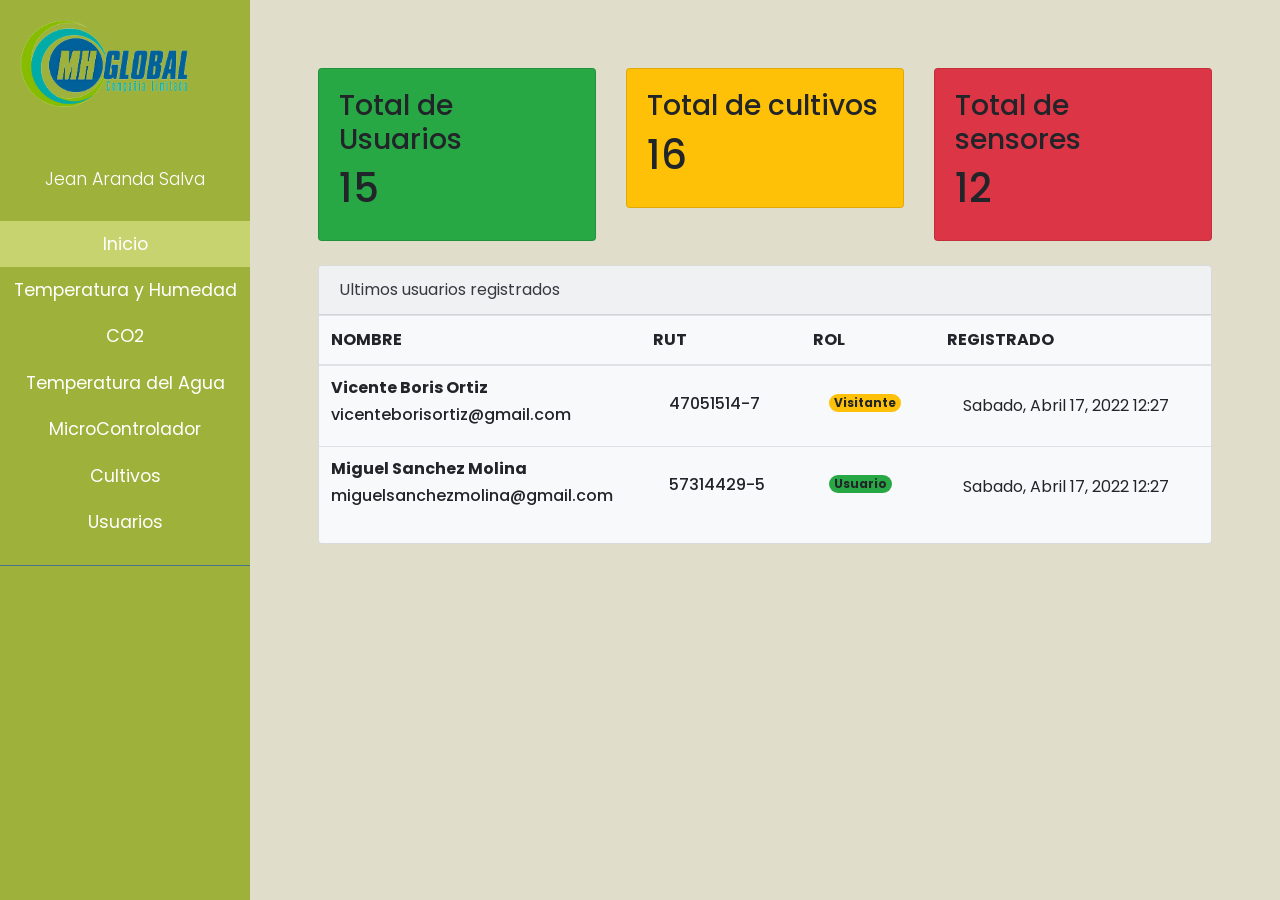
<file: Admin/index.html>
<!doctype html>
<html lang="en">
  <head>
    <!-- Required meta tags -->
    <meta charset="utf-8">
    <meta name="viewport" content="width=device-width, initial-scale=1, shrink-to-fit=no">

    <link rel="stylesheet" href="fonts/icomoon/style.css">

    <link rel="stylesheet" href="https://fonts.googleapis.com/css2?family=Material+Symbols+Outlined:opsz,wght,FILL,GRAD@20..48,100..700,0..1,-50..200" />
    <!-- Bootstrap CSS -->
    <link rel="stylesheet" href="css/bootstrap.min.css">
    
    <!-- Style -->
    <link rel="stylesheet" href="css/style.css">

    <title>Inicio</title>
  </head>
  <body>
    <main>
      <div class="wrapper">
        <!-- Sidebar  -->
        <nav id="sidebar">
            <div class="sidebar-header">
                <h3><img src="images/LOGO.png" style="width:80%"></h3>
            </div>

            <ul class="list-unstyled components text-center">
                <p>Jean Aranda Salva</p>
                <li class="active">
                  <a href="index.html">Inicio</a>
                </li>
                <li>
                  <a class="drowdown-item"  href="sensor-dht11.html">Temperatura y Humedad</a>
                </li>
                <li>
                  <a class="drowdown-item"  href="sensor-mq135.html">CO2</a>
                </li>
                  <li>
                    <a class="drowdown-item"   href="sensor-sb18b20.html">Temperatura del Agua</a>
                </li>
                <li>
                    <a href="microcontrolador.html">MicroControlador</a>
                </li>
                <li>
                  <a href="cultivo.html">Cultivos</a>
              </li>
                <li>
                    <a href="usuarios.html">Usuarios</a>
                </li>
            </ul>
        </nav>

        <!-- Page Content  -->
        <div id="content">
          <div class="container p-5">
            <div class="row">
              <div class="col-4">
                <div class="card bg-success" >
                  <div class="card-body">
                    <h3>Total de Usuarios</h3>
                    <h1>15</h1>
                  </div>
                </div>
              </div>
              <div class="col-4" >
                <div class="card bg-warning">
                  <div class="card-body">
                    <h3>Total de cultivos</h3>
                    <h1>16</h1>
                  </div>
                </div>
              </div>
              <div class="col-4" >
                <div class="card bg-danger" >
                  <div class="card-body" >
                    <h3>Total de sensores</h3>
                    <h1>12</h1>
                  </div>
                </div>
              </div>
            </div>
            <br>
            <div class="row">
              <div class="col">
                <div class="card text-dark bg-light ">
                  <div class="card-header">Ultimos usuarios registrados</div>
                  
                    <table class="table">
                      <thead>
                        <tr>
                          <th scope="col">NOMBRE</th>
                          <th scope="col">RUT</th>
                          <th scope="col">ROL</th>
                          <th scope="col">REGISTRADO</th>
                        </tr>
                      </thead>
                      <tbody>

                        <tr>
                          <th>
                            <div class="container">
                              <div class="row">
                                <h6 class="font-weight-bold">Vicente Boris Ortiz</h6>
                              </div>
                              <div class="row">
                                <h6>vicenteborisortiz@gmail.com</h6>
                              </div>
                            </div>
                          </th>
                          <td ><h6 class="m-3">47051514-7</h6></td>
                          <td ><span class="badge rounded-pill bg-warning m-3">Visitante</span></td>
                          <td><div class="m-3">Sabado, Abril 17, 2022 12:27</div></td>
                        </tr>
                        <tr>
                          <th>
                            <div class="container">
                              <div class="row">
                                <h6 class="font-weight-bold">Miguel Sanchez Molina</h6>
                              </div>
                              <div class="row">
                                <h6>miguelsanchezmolina@gmail.com</h6>
                              </div>
                            </div>
                          </th>
                          <td ><h6 class="m-3">57314429-5</h6></td>
                          <td ><span class="badge rounded-pill bg-success m-3">Usuario</span></td>
                          <td><div class="m-3">Sabado, Abril 17, 2022 12:27</div></td>
                        </tr>
                      </tbody>
                    </table>
                  
                </div>
              </div>
            </div>
          </div>
        </div>
    </div>
    </main>

    <script src="js/jquery-3.3.1.min.js"></script>
    <script src="js/popper.min.js"></script>
    <!-- <script src="js/bootstrap.min.js"></script> -->
    <script src="js/main.js"></script>
    <script src="https://cdn.jsdelivr.net/npm/bootstrap@5.1.3/dist/js/bootstrap.bundle.min.js" integrity="sha384-ka7Sk0Gln4gmtz2MlQnikT1wXgYsOg+OMhuP+IlRH9sENBO0LRn5q+8nbTov4+1p" crossorigin="anonymous"></script>
  </body>
</html>
</file>
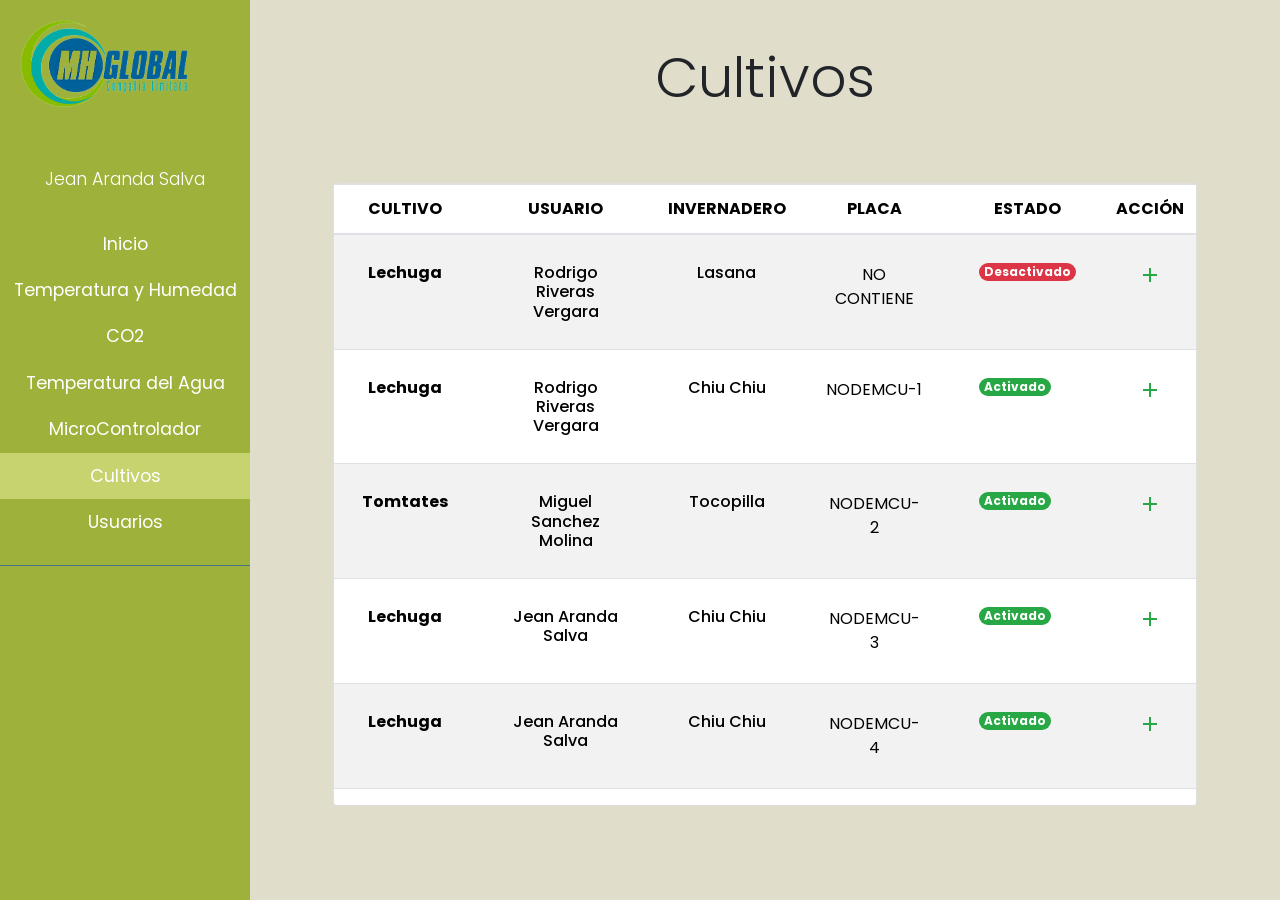
<file: Admin/cultivo.html>
<!doctype html>
<html lang="en">
  <head>
    <!-- Required meta tags -->
    <meta charset="utf-8">
    <meta name="viewport" content="width=device-width, initial-scale=1, shrink-to-fit=no">

    <link rel="stylesheet" href="fonts/icomoon/style.css">
    <link href="https://cdn.jsdelivr.net/npm/bootstrap@5.0.2/dist/css/bootstrap.min.css" rel="stylesheet" integrity="sha384-EVSTQN3/azprG1Anm3QDgpJLIm9Nao0Yz1ztcQTwFspd3yD65VohhpuuCOmLASjC" crossorigin="anonymous">
    <link rel="stylesheet" href="https://fonts.googleapis.com/css2?family=Material+Symbols+Outlined:opsz,wght,FILL,GRAD@20..48,100..700,0..1,-50..200" />
    <!-- Bootstrap CSS -->
    <link rel="stylesheet" href="css/bootstrap.min.css">
    
    <!-- Style -->
    <link rel="stylesheet" href="css/style.css">

    <title>Sidebar #1</title>
  </head>
  <body>
    <main>
      <div class="wrapper">
        <!-- Sidebar  -->
        <nav id="sidebar">
            <div class="sidebar-header">
                <h3><img src="images/LOGO.png" style="width:80%"></h3>
            </div>

            <ul class="list-unstyled components text-center">
                <p>Jean Aranda Salva</p>
                <li>
                  <a href="index.html">Inicio</a>
                </li>
                <li>
                  <a class="drowdown-item"  href="sensor-dht11.html">Temperatura y Humedad</a>
                </li>
                <li>
                  <a class="drowdown-item"  href="sensor-mq135.html">CO2</a>
                </li>
                  <li>
                    <a class="drowdown-item"   href="sensor-sb18b20.html">Temperatura del Agua</a>
                </li>
                <li>
                    <a href="microcontrolador.html">MicroControlador</a>
                </li>
                <li class="active">
                  <a href="cultivo.html">Cultivos</a>
              </li>
                <li>
                    <a href="usuarios.html">Usuarios</a>
                </li>
            </ul>
        </nav>

        <!-- Page Content  -->
        <div id="content">
          <h3 class="text-center my-4 display-4">Cultivos</h3>
          <div class="container p-5">
                  <!-- Modal -->
      <div class="modal fade" id="exampleModal" tabindex="-1" aria-labelledby="exampleModalLabel" aria-hidden="true">
        <div class="modal-dialog modal-dialog-centered">
          <div class="modal-content">
            <div class="modal-header">
              <h5 class="modal-title" id="exampleModalLabel">Seleccióne una placa</h5>
              <button type="button" class="btn-close" data-bs-dismiss="modal" aria-label="Close"></button>
            </div>
            <div class="modal-body">
              <select class="form-select" aria-label="Default select example">
                <option value="1">NODEMCU-5</option>
                <option value="2">NODEMCU-6</option>
                <option value="3">NODEMCU-7</option>
                <option value="2">NODEMCU-8</option>
                <option value="3">NODEMCU-9</option>
              </select>
            </div>
            <div class="modal-footer">
              <button type="button" class="btn btn-secondary" data-bs-dismiss="modal">Cerrar</button>
              <button type="button" class="btn btn-primary" data-bs-dismiss="modal">Asignar</button>
            </div>
          </div>
        </div>
      </div>
        <div class="container">
            <div class="card">
              <table class="table table-striped">
                <thead>
                  <tr>
                    <th scope="col" class="text-center">CULTIVO</th>
                    <th scope="col"class="text-center">USUARIO</th>
                    <th scope="col"class="text-center">INVERNADERO</th>
                    <th scope="col"class="text-center">PLACA</th>
                    <th scope="col"class="text-center">ESTADO</th>
                    <th scope="col"class="text-center">ACCIÓN</th>
                  </tr>
                </thead>
                <tbody>
                  <tr>
                    <td ><h6 class="font-weight-bold m-3 text-center">Lechuga</h6></td>
                    <td ><h6 class="m-3 text-center">Rodrigo Riveras Vergara</h6></td>
                    <td ><h6 class="m-3 text-center">Lasana</h6></td>
                    <td >
                      <div class="m-3 text-center">
                        <a href="">NO CONTIENE</a>
                      </div>
                    </td>
                    <td ><span class="badge rounded-pill bg-danger m-3">Desactivado</span></td>
                    <td>
                      <div class="m-3 text-center">
                        <a href=""data-bs-toggle="modal" data-bs-target="#exampleModal"><span class="material-symbols-outlined text-success">add</span></a>
                      </div>
                    </td>
                  </tr>
                  <tr>
                    <td ><h6 class="font-weight-bold m-3 text-center">Lechuga</h6></td>
                    <td ><h6 class="m-3 text-center">Rodrigo Riveras Vergara</h6></td>
                    <td ><h6 class="m-3 text-center">Chiu Chiu</h6></td>
                    <td >
                      <div class="m-3 text-center">
                        <a href="">NODEMCU-1</a>
                      </div>
                      <td ><span class="badge rounded-pill bg-success m-3">Activado</span></td>
                    </td>
                    <td>
                      <div class="m-3 text-center">
                        <a href=""data-bs-toggle="modal" data-bs-target="#exampleModal"><span class="material-symbols-outlined text-success">add</span></a>
                      </div>
                    </td>
                  </tr>
                  <tr>
                    <td ><h6 class="font-weight-bold m-3 text-center">Tomtates</h6></td>
                    <td ><h6 class="m-3 text-center">Miguel Sanchez Molina</h6></td>
                    <td ><h6 class="m-3 text-center">Tocopilla</h6></td>
                    <td >
                      <div class="m-3 text-center">
                        <a href="">NODEMCU-2</a>
                      </div>
                      <td ><span class="badge rounded-pill bg-success m-3">Activado</span></td>
                    </td>
                    <td>
                      <div class="m-3 text-center">
                        <a href=""data-bs-toggle="modal" data-bs-target="#exampleModal"><span class="material-symbols-outlined text-success">add</span></a>
                      </div>
                    </td>
                  </tr>
                  <tr>
                    <td ><h6 class="font-weight-bold m-3 text-center">Lechuga</h6></td>
                    <td ><h6 class="m-3 text-center">Jean Aranda Salva</h6></td>
                    <td ><h6 class="m-3 text-center">Chiu Chiu</h6></td>
                    <td >
                      <div class="m-3 text-center">
                        <a href="">NODEMCU-3</a>
                      </div>
                      <td ><span class="badge rounded-pill bg-success m-3">Activado</span></td>
                    </td>
                    <td>
                      <div class="m-3 text-center">
                        <a href=""data-bs-toggle="modal" data-bs-target="#exampleModal"><span class="material-symbols-outlined text-success">add</span></a>
                      </div>
                    </td>
                  </tr>
                  <tr>
                    <td ><h6 class="font-weight-bold m-3 text-center">Lechuga</h6></td>
                    <td ><h6 class="m-3 text-center">Jean Aranda Salva</h6></td>
                    <td ><h6 class="m-3 text-center">Chiu Chiu</h6></td>
                    <td >
                      <div class="m-3 text-center">
                        <a href="">NODEMCU-4</a>
                      </div>
                      <td ><span class="badge rounded-pill bg-success m-3">Activado</span></td>
                    </td>
                    <td>
                      <div class="m-3 text-center">
                        <a href=""data-bs-toggle="modal" data-bs-target="#exampleModal"><span class="material-symbols-outlined text-success">add</span></a>
                      </div>
                    </td>
                  </tr>
                </tbody>
              </table>
          </div>
          
        </div>
          </div>
        </div>
    </div>
    </main>



    </main>
    <script src="js/jquery-3.3.1.min.js"></script>
    <script src="js/popper.min.js"></script>
    <!-- <script src="js/bootstrap.min.js"></script> -->
    <script src="js/main.js"></script>
    <script src="https://cdn.jsdelivr.net/npm/@popperjs/core@2.9.2/dist/umd/popper.min.js" integrity="sha384-IQsoLXl5PILFhosVNubq5LC7Qb9DXgDA9i+tQ8Zj3iwWAwPtgFTxbJ8NT4GN1R8p" crossorigin="anonymous"></script>
    <script src="https://cdn.jsdelivr.net/npm/bootstrap@5.0.2/dist/js/bootstrap.min.js" integrity="sha384-cVKIPhGWiC2Al4u+LWgxfKTRIcfu0JTxR+EQDz/bgldoEyl4H0zUF0QKbrJ0EcQF" crossorigin="anonymous"></script>
    <script src="https://cdn.jsdelivr.net/npm/bootstrap@5.1.3/dist/js/bootstrap.bundle.min.js" integrity="sha384-ka7Sk0Gln4gmtz2MlQnikT1wXgYsOg+OMhuP+IlRH9sENBO0LRn5q+8nbTov4+1p" crossorigin="anonymous"></script>
    <script src="https://cdn.jsdelivr.net/npm/bootstrap@5.0.2/dist/js/bootstrap.bundle.min.js" integrity="sha384-MrcW6ZMFYlzcLA8Nl+NtUVF0sA7MsXsP1UyJoMp4YLEuNSfAP+JcXn/tWtIaxVXM" crossorigin="anonymous"></script>
  </body>
</html>
</file>
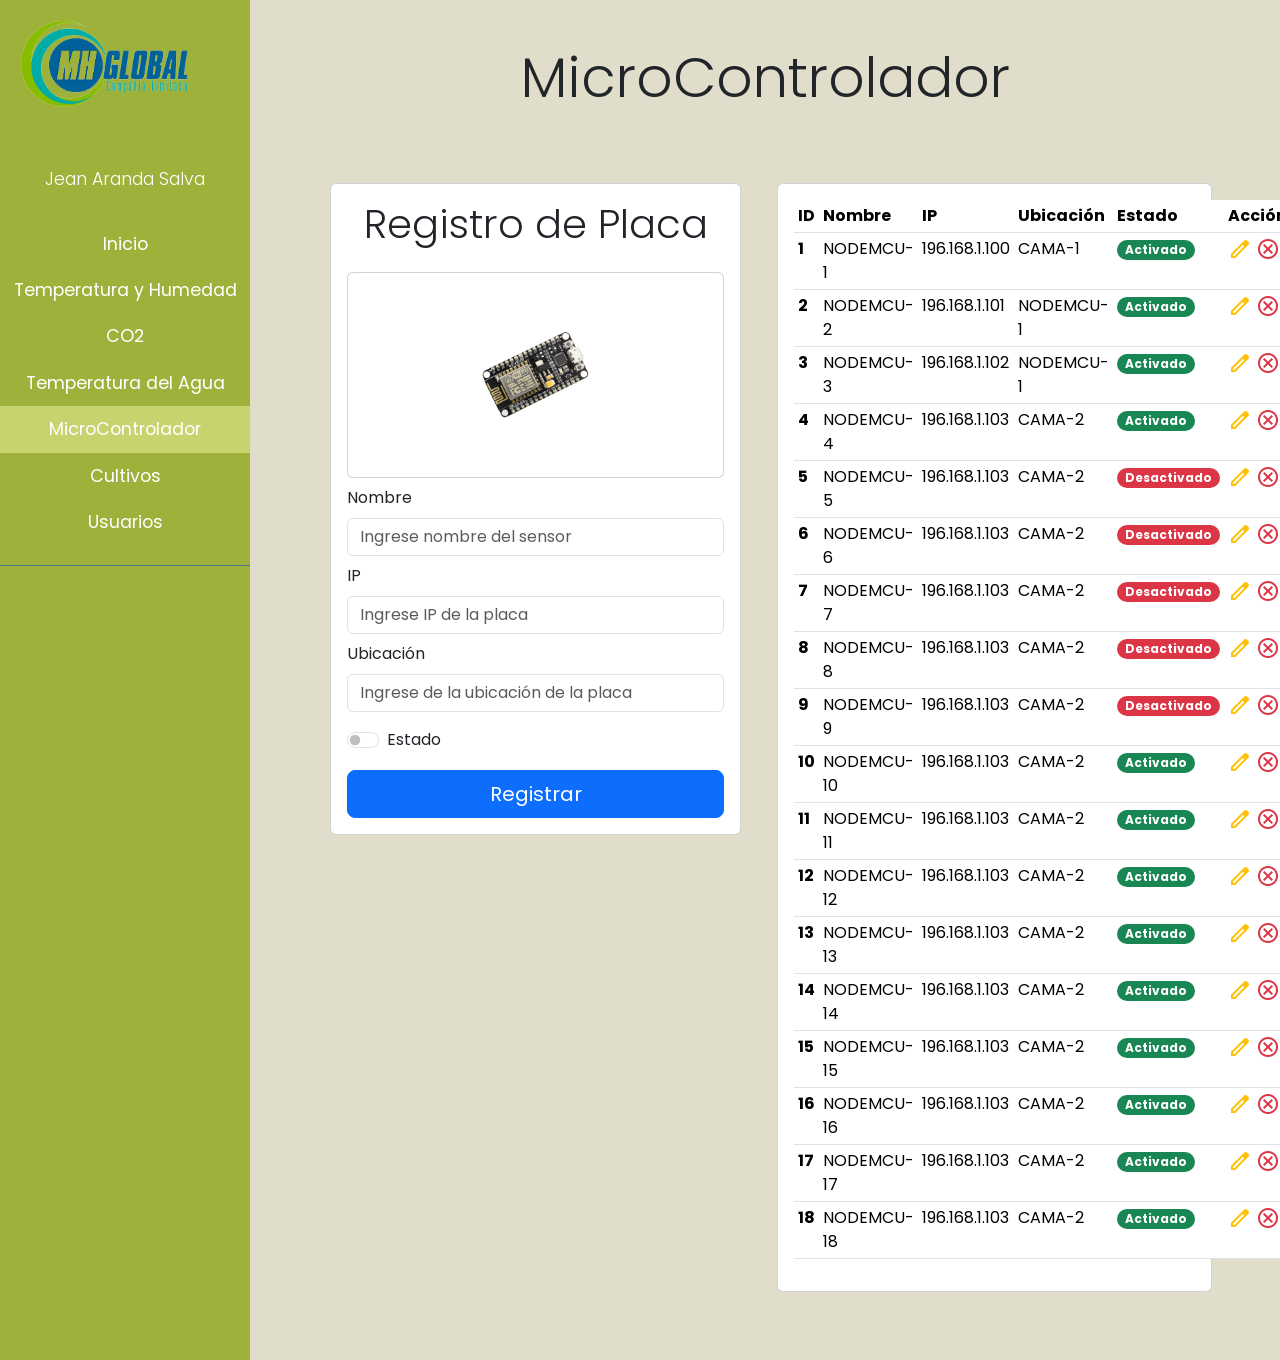
<file: Admin/microcontrolador.html>
<!doctype html>
<html lang="en">
  <head>
    <!-- Required meta tags -->
    <meta charset="utf-8">
    <meta name="viewport" content="width=device-width, initial-scale=1, shrink-to-fit=no">

    <link rel="stylesheet" href="fonts/icomoon/style.css">

    <link rel="stylesheet" href="https://fonts.googleapis.com/css2?family=Material+Symbols+Outlined:opsz,wght,FILL,GRAD@20..48,100..700,0..1,-50..200" />

    <!-- Bootstrap CSS -->
    <link href="https://cdn.jsdelivr.net/npm/bootstrap@5.1.3/dist/css/bootstrap.min.css" rel="stylesheet" integrity="sha384-1BmE4kWBq78iYhFldvKuhfTAU6auU8tT94WrHftjDbrCEXSU1oBoqyl2QvZ6jIW3" crossorigin="anonymous">
    <link href="https://cdn.jsdelivr.net/npm/bootstrap@5.2.0-beta1/dist/css/bootstrap.min.css" rel="stylesheet" integrity="sha384-0evHe/X+R7YkIZDRvuzKMRqM+OrBnVFBL6DOitfPri4tjfHxaWutUpFmBp4vmVor" crossorigin="anonymous">
    <!-- Style -->
    <link rel="stylesheet" href="css/style.css">

    <title></title>
  </head>
  <body>
    <main>
      <div class="wrapper">

          <!-- Modal -->
          <div class="modal fade" id="exampleModal" tabindex="-1" aria-labelledby="exampleModalLabel" aria-hidden="true">
            <div class="modal-dialog modal-dialog-centered">
              <div class="modal-content">
                <div class="modal-header">
                  <h5 class="modal-title" id="exampleModalLabel">Seleccióne una placa</h5>
                  <button type="button" class="btn-close" data-bs-dismiss="modal" aria-label="Close"></button>
                </div>
                <div class="modal-body">
                  <div class="form-group ">
                    <label for="exampleInputEmail1" class="my-2">Nombre</label>
                    <input type="email" class="form-control" id="exampleInputEmail1" aria-describedby="emailHelp" placeholder="Ingrese nombre del sensor">
                  </div>
                  <div class="form-group">
                    <label for="exampleInputEmail1" class="my-2">IP</label>
                    <input type="email" class="form-control" id="exampleInputEmail1" aria-describedby="emailHelp" placeholder="Ingrese IP de la placa">
                  </div>
                  <div class="form-group">
                    <label for="exampleInputEmail1" class="my-2">Ubicación</label>
                    <input type="email" class="form-control mb-3" id="exampleInputEmail1" aria-describedby="emailHelp" placeholder="Ingrese de la ubicación de la placa">
                  </div>
                  <div class="form-group">
                    <div class="form-check form-switch">
                      <input class="form-check-input" type="checkbox" id="flexSwitchCheckDefault">
                      <label class="form-check-label mb-3" for="flexSwitchCheckDefault">Estado</label>
                    </div>
                  </div>
                </div>
                <div class="modal-footer">
                  <button type="button" class="btn btn-secondary" data-bs-dismiss="modal">Cerrar</button>
                  <button type="button" class="btn btn-primary" data-bs-dismiss="modal">Guardar</button>
                </div>
              </div>
            </div>
          </div>
    
          <!-- Modal -->
          <div class="modal fade" id="CerrarModal" tabindex="-1" aria-labelledby="exampleModalLabel" aria-hidden="true">
            <div class="modal-dialog">
              <div class="modal-content">
                <div class="modal-header">
                  <h5 class="modal-title" id="exampleModalLabel">Eliminar MicroControlador</h5>
                  <button type="button" class="btn-close" data-bs-dismiss="modal" aria-label="Close"></button>
                </div>
                <div class="modal-body">
                  ¿Estas seguro que deseas eliminar este MicroControlador?
                </div>
                <div class="modal-footer">
                  <button type="button" class="btn btn-secondary" data-bs-dismiss="modal">Cerrar</button>
                  <button type="button" class="btn btn-danger">Eliminar</button>
                </div>
              </div>
            </div>
          </div>
      
        <!-- Sidebar  -->
        <nav id="sidebar">
            <div class="sidebar-header">
                <h3><img src="images/LOGO.png" style="width:80%"></h3>
            </div>

            <ul class="list-unstyled components text-center">
                <p>Jean Aranda Salva</p>
                <li>
                  <a href="index.html">Inicio</a>
                </li>
                <li>
                  <a class="drowdown-item"  href="sensor-dht11.html">Temperatura y Humedad</a>
                </li>
                <li>
                  <a class="drowdown-item"  href="sensor-mq135.html">CO2</a>
                </li>
                  <li>
                    <a class="drowdown-item"   href="sensor-sb18b20.html">Temperatura del Agua</a>
                </li>
                <li class="active">
                    <a href="microcontrolador.html">MicroControlador</a>
                </li>
                <li>
                  <a href="cultivo.html">Cultivos</a>
              </li>
                <li>
                    <a href="usuarios.html">Usuarios</a>
                </li>
            </ul>
        </nav>
        <!-- Sidebar  -->


        <!-- Page Content  -->
        <div id="content">
          <h3 class="text-center my-4 display-4">MicroControlador</h3>
          <div class="container p-5">
            <div class="row">
              <div class="col-md-6 bg">
                  <div class="container-fluid">
                  <div class="card">
                    <div class="card-body">
                      <h3 class="text-center mb-4 display-6">Registro de Placa</h3>
                      <div class="card">
                        <div class="card-body">
                          <img src="images/nodemcu.png" style="width:50%" class="rounded mx-auto d-block">
                        </div>
                      </div>
                      <form>
                        <div class="form-group ">
                          <label for="exampleInputEmail1" class="my-2">Nombre</label>
                          <input type="email" class="form-control" id="exampleInputEmail1" aria-describedby="emailHelp" placeholder="Ingrese nombre del sensor">
                        </div>
                        <div class="form-group">
                          <label for="exampleInputEmail1" class="my-2">IP</label>
                          <input type="email" class="form-control" id="exampleInputEmail1" aria-describedby="emailHelp" placeholder="Ingrese IP de la placa">
                        </div>
                        <div class="form-group">
                          <label for="exampleInputEmail1" class="my-2">Ubicación</label>
                          <input type="email" class="form-control mb-3" id="exampleInputEmail1" aria-describedby="emailHelp" placeholder="Ingrese de la ubicación de la placa">
                        </div>
                        <div class="form-group">
                          <div class="form-check form-switch">
                            <input class="form-check-input" type="checkbox" id="flexSwitchCheckDefault">
                            <label class="form-check-label mb-3" for="flexSwitchCheckDefault">Estado</label>
                          </div>
                        </div>
                        <div class="d-grid gap-2">
                          <button type="submit" class="btn btn-primary btn-lg ">Registrar</button>
                        </div>
                      </form>
                    </div>
                  </div>
                </div>
              </div>
              <div class="col-md-6">
                  <div class="card">
                    <div class="card-body">
                      <table class="table table-sm">
                        <thead>
                          <tr>
                            <th scope="col">ID</th>
                            <th scope="col">Nombre</th>
                            <th scope="col">IP</th>
                            <th scope="col">Ubicación</th>
                            <th scope="col">Estado</th>
                            <th scope="col">Acción</th>
                          </tr>
                        </thead>
                        <tbody>
                          <tr>
                            <th scope="row">1</th>
                            <td>NODEMCU-1</td>
                            <td><a href="">196.168.1.100</a></td>
                            <td>CAMA-1</td>
                            <td ><span class="badge rounded-pill bg-success">Activado</span></td>
                            <td>
                              <a href=""data-bs-toggle="modal" data-bs-target="#exampleModal"><span class="material-symbols-outlined text-warning">edit</span></a>
                              <a href=""data-bs-toggle="modal" data-bs-target="#CerrarModal"><span class="material-symbols-outlined text-danger">cancel</span></a>
                            </td>
                          </tr>
                          <tr>
                            <th scope="row">2</th>
                            <td>NODEMCU-2</td>
                            <td><a href="">196.168.1.101</a></td>
                            <td>NODEMCU-1</td>
                            <td ><span class="badge rounded-pill bg-success">Activado</span></td>
                            <td>
                              <a href=""data-bs-toggle="modal" data-bs-target="#exampleModal"><span class="material-symbols-outlined text-warning">edit</span></a>
                              <a href=""data-bs-toggle="modal" data-bs-target="#CerrarModal"><span class="material-symbols-outlined text-danger">cancel</span></a>
                            </td>
                          </tr>
                          <tr>
                            <th scope="row">3</th>
                            <td>NODEMCU-3</td>
                            <td><a href="">196.168.1.102</a></td>
                            <td>NODEMCU-1</td>
                            <td ><span class="badge rounded-pill bg-success">Activado</span></td>
                            <td>
                              <a href=""data-bs-toggle="modal" data-bs-target="#exampleModal"><span class="material-symbols-outlined text-warning">edit</span></a>
                              <a href=""data-bs-toggle="modal" data-bs-target="#CerrarModal"><span class="material-symbols-outlined text-danger">cancel</span></a>
                            </td>
                          </tr>
                          <tr>
                            <th scope="row">4</th>
                            <td>NODEMCU-4</td>
                            <td><a href="">196.168.1.103</a></td>
                            <td>CAMA-2</td>
                            <td ><span class="badge rounded-pill bg-success">Activado</span></td>
                            <td>
                              <a href=""data-bs-toggle="modal" data-bs-target="#exampleModal"><span class="material-symbols-outlined text-warning">edit</span></a>
                              <a href=""data-bs-toggle="modal" data-bs-target="#CerrarModal"><span class="material-symbols-outlined text-danger">cancel</span></a>
                            </td>
                          </tr>
                          <tr>
                            <th scope="row">5</th>
                            <td>NODEMCU-5</td>
                            <td><a href="">196.168.1.103</a></td>
                            <td>CAMA-2</td>
                            <td ><span class="badge rounded-pill bg-danger">Desactivado</span></td>
                            <td>
                              <a href=""data-bs-toggle="modal" data-bs-target="#exampleModal"><span class="material-symbols-outlined text-warning">edit</span></a>
                              <a href=""data-bs-toggle="modal" data-bs-target="#CerrarModal"><span class="material-symbols-outlined text-danger">cancel</span></a>
                            </td>
                          </tr>
                          <tr>
                            <th scope="row">6</th>
                            <td>NODEMCU-6</td>
                            <td><a href="">196.168.1.103</a></td>
                            <td>CAMA-2</td>
                            <td ><span class="badge rounded-pill bg-danger">Desactivado</span></td>
                            <td>
                              <a href=""data-bs-toggle="modal" data-bs-target="#exampleModal"><span class="material-symbols-outlined text-warning">edit</span></a>
                              <a href=""data-bs-toggle="modal" data-bs-target="#CerrarModal"><span class="material-symbols-outlined text-danger">cancel</span></a>
                            </td>
                          </tr>
                          <tr>
                            <th scope="row">7</th>
                            <td>NODEMCU-7</td>
                            <td><a href="">196.168.1.103</a></td>
                            <td>CAMA-2</td>
                            <td ><span class="badge rounded-pill bg-danger">Desactivado</span></td>
                            <td>
                              <a href=""data-bs-toggle="modal" data-bs-target="#exampleModal"><span class="material-symbols-outlined text-warning">edit</span></a>
                              <a href=""data-bs-toggle="modal" data-bs-target="#CerrarModal"><span class="material-symbols-outlined text-danger">cancel</span></a>
                            </td>
                          </tr>
                          <tr>
                            <th scope="row">8</th>
                            <td>NODEMCU-8</td>
                            <td><a href="">196.168.1.103</a></td>
                            <td>CAMA-2</td>
                            <td ><span class="badge rounded-pill bg-danger">Desactivado</span></td>
                            <td>
                              <a href=""data-bs-toggle="modal" data-bs-target="#exampleModal"><span class="material-symbols-outlined text-warning">edit</span></a>
                              <a href=""data-bs-toggle="modal" data-bs-target="#CerrarModal"><span class="material-symbols-outlined text-danger">cancel</span></a>
                            </td>
                          </tr>
                          <tr>
                            <th scope="row">9</th>
                            <td>NODEMCU-9</td>
                            <td><a href="">196.168.1.103</a></td>
                            <td>CAMA-2</td>
                            <td ><span class="badge rounded-pill bg-danger">Desactivado</span></td>
                            <td>
                              <a href=""data-bs-toggle="modal" data-bs-target="#exampleModal"><span class="material-symbols-outlined text-warning">edit</span></a>
                              <a href=""data-bs-toggle="modal" data-bs-target="#CerrarModal"><span class="material-symbols-outlined text-danger">cancel</span></a>
                            </td>
                          </tr>
                          <tr>
                            <th scope="row">10</th>
                            <td>NODEMCU-10</td>
                            <td><a href="">196.168.1.103</a></td>
                            <td>CAMA-2</td>
                            <td ><span class="badge rounded-pill bg-success">Activado</span></td>
                            <td>
                              <a href=""data-bs-toggle="modal" data-bs-target="#exampleModal"><span class="material-symbols-outlined text-warning">edit</span></a>
                              <a href=""data-bs-toggle="modal" data-bs-target="#CerrarModal"><span class="material-symbols-outlined text-danger">cancel</span></a>
                            </td>
                          </tr>
                          <tr>
                            <th scope="row">11</th>
                            <td>NODEMCU-11</td>
                            <td><a href="">196.168.1.103</a></td>
                            <td>CAMA-2</td>
                            <td ><span class="badge rounded-pill bg-success">Activado</span></td>
                            <td>
                              <a href=""data-bs-toggle="modal" data-bs-target="#exampleModal"><span class="material-symbols-outlined text-warning">edit</span></a>
                              <a href=""data-bs-toggle="modal" data-bs-target="#CerrarModal"><span class="material-symbols-outlined text-danger">cancel</span></a>
                            </td>
                          </tr>
                          <tr>
                            <th scope="row">12</th>
                            <td>NODEMCU-12</td>
                            <td><a href="">196.168.1.103</a></td>
                            <td>CAMA-2</td>
                            <td ><span class="badge rounded-pill bg-success">Activado</span></td>
                            <td>
                              <a href=""data-bs-toggle="modal" data-bs-target="#exampleModal"><span class="material-symbols-outlined text-warning">edit</span></a>
                              <a href=""data-bs-toggle="modal" data-bs-target="#CerrarModal"><span class="material-symbols-outlined text-danger">cancel</span></a>
                            </td>
                          </tr>
                          <tr>
                            <th scope="row">13</th>
                            <td>NODEMCU-13</td>
                            <td><a href="">196.168.1.103</a></td>
                            <td>CAMA-2</td>
                            <td ><span class="badge rounded-pill bg-success">Activado</span></td>
                            <td>
                              <a href=""data-bs-toggle="modal" data-bs-target="#exampleModal"><span class="material-symbols-outlined text-warning">edit</span></a>
                              <a href=""data-bs-toggle="modal" data-bs-target="#CerrarModal"><span class="material-symbols-outlined text-danger">cancel</span></a>
                            </td>
                          </tr>
                          <tr>
                            <th scope="row">14</th>
                            <td>NODEMCU-14</td>
                            <td><a href="">196.168.1.103</a></td>
                            <td>CAMA-2</td>
                            <td ><span class="badge rounded-pill bg-success">Activado</span></td>
                            <td>
                              <a href=""data-bs-toggle="modal" data-bs-target="#exampleModal"><span class="material-symbols-outlined text-warning">edit</span></a>
                              <a href=""data-bs-toggle="modal" data-bs-target="#CerrarModal"><span class="material-symbols-outlined text-danger">cancel</span></a>
                            </td>
                          </tr>
                          <tr>
                            <th scope="row">15</th>
                            <td>NODEMCU-15</td>
                            <td><a href="">196.168.1.103</a></td>
                            <td>CAMA-2</td>
                            <td ><span class="badge rounded-pill bg-success">Activado</span></td>
                            <td>
                              <a href=""data-bs-toggle="modal" data-bs-target="#exampleModal"><span class="material-symbols-outlined text-warning">edit</span></a>
                              <a href=""data-bs-toggle="modal" data-bs-target="#CerrarModal"><span class="material-symbols-outlined text-danger">cancel</span></a>
                            </td>
                          </tr>
                          <tr>
                            <th scope="row">16</th>
                            <td>NODEMCU-16</td>
                            <td><a href="">196.168.1.103</a></td>
                            <td>CAMA-2</td>
                            <td ><span class="badge rounded-pill bg-success">Activado</span></td>
                            <td>
                              <a href=""data-bs-toggle="modal" data-bs-target="#exampleModal"><span class="material-symbols-outlined text-warning">edit</span></a>
                              <a href=""data-bs-toggle="modal" data-bs-target="#CerrarModal"><span class="material-symbols-outlined text-danger">cancel</span></a>
                            </td>
                          </tr>
                          <tr>
                            <th scope="row">17</th>
                            <td>NODEMCU-17</td>
                            <td><a href="">196.168.1.103</a></td>
                            <td>CAMA-2</td>
                            <td ><span class="badge rounded-pill bg-success">Activado</span></td>
                            <td>
                              <a href=""data-bs-toggle="modal" data-bs-target="#exampleModal"><span class="material-symbols-outlined text-warning">edit</span></a>
                              <a href=""data-bs-toggle="modal" data-bs-target="#CerrarModal"><span class="material-symbols-outlined text-danger">cancel</span></a>
                            </td>
                          </tr>
                          <tr>
                            <th scope="row">18</th>
                            <td>NODEMCU-18</td>
                            <td><a href="">196.168.1.103</a></td>
                            <td>CAMA-2</td>
                            <td ><span class="badge rounded-pill bg-success">Activado</span></td>
                            <td>
                              <a href=""data-bs-toggle="modal" data-bs-target="#exampleModal"><span class="material-symbols-outlined text-warning">edit</span></a>
                              <a href=""data-bs-toggle="modal" data-bs-target="#CerrarModal"><span class="material-symbols-outlined text-danger">cancel</span></a>
                            </td>
                          </tr>
                        </tbody>
                      </table>
                    </div>
                  </div>
              </div>
            </div>
          </div>
        </div>
    </div>
  </main>

    
  <script src="js/jquery-3.3.1.min.js"></script>
  <script src="js/popper.min.js"></script>
  <!-- <script src="js/bootstrap.min.js"></script> -->
  <script src="js/main.js"></script>
  <script src="https://cdn.jsdelivr.net/npm/@popperjs/core@2.9.2/dist/umd/popper.min.js" integrity="sha384-IQsoLXl5PILFhosVNubq5LC7Qb9DXgDA9i+tQ8Zj3iwWAwPtgFTxbJ8NT4GN1R8p" crossorigin="anonymous"></script>
  <script src="https://cdn.jsdelivr.net/npm/bootstrap@5.0.2/dist/js/bootstrap.min.js" integrity="sha384-cVKIPhGWiC2Al4u+LWgxfKTRIcfu0JTxR+EQDz/bgldoEyl4H0zUF0QKbrJ0EcQF" crossorigin="anonymous"></script>
  <script src="https://cdn.jsdelivr.net/npm/bootstrap@5.1.3/dist/js/bootstrap.bundle.min.js" integrity="sha384-ka7Sk0Gln4gmtz2MlQnikT1wXgYsOg+OMhuP+IlRH9sENBO0LRn5q+8nbTov4+1p" crossorigin="anonymous"></script>
  <script src="https://cdn.jsdelivr.net/npm/bootstrap@5.0.2/dist/js/bootstrap.bundle.min.js" integrity="sha384-MrcW6ZMFYlzcLA8Nl+NtUVF0sA7MsXsP1UyJoMp4YLEuNSfAP+JcXn/tWtIaxVXM" crossorigin="anonymous"></script>
</body>
</html>
</file>
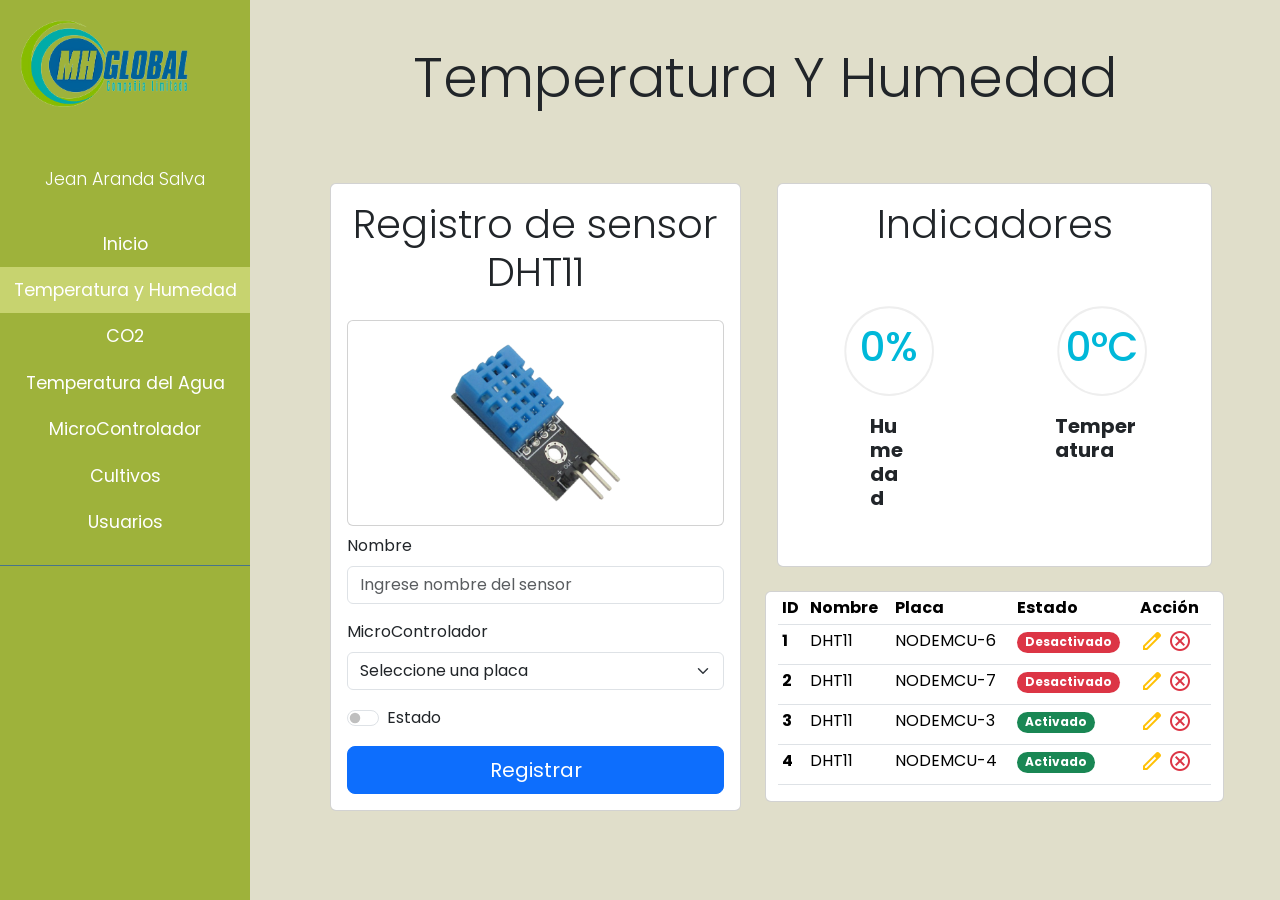
<file: Admin/sensor-dht11.html>
<!doctype html>
<html lang="en">
  <head>
    <!-- Required meta tags -->
    <meta charset="utf-8">
    <meta name="viewport" content="width=device-width, initial-scale=1, shrink-to-fit=no">

    <link rel="stylesheet" href="fonts/icomoon/style.css">

    <link rel="stylesheet" href="https://fonts.googleapis.com/css2?family=Material+Symbols+Outlined:opsz,wght,FILL,GRAD@20..48,100..700,0..1,-50..200" />

    <!-- Bootstrap CSS -->
    <link href="https://cdn.jsdelivr.net/npm/bootstrap@5.1.3/dist/css/bootstrap.min.css" rel="stylesheet" integrity="sha384-1BmE4kWBq78iYhFldvKuhfTAU6auU8tT94WrHftjDbrCEXSU1oBoqyl2QvZ6jIW3" crossorigin="anonymous">
    <link href="https://cdn.jsdelivr.net/npm/bootstrap@5.2.0-beta1/dist/css/bootstrap.min.css" rel="stylesheet" integrity="sha384-0evHe/X+R7YkIZDRvuzKMRqM+OrBnVFBL6DOitfPri4tjfHxaWutUpFmBp4vmVor" crossorigin="anonymous">
    <!-- Style -->
    <link rel="stylesheet" href="css/style.css">

    <title>Sensor de Temperatura</title>
  </head>
  <body>

    <main>

          <!-- Modal -->
          <div class="modal fade" id="exampleModal" tabindex="-1" aria-labelledby="exampleModalLabel" aria-hidden="true">
            <div class="modal-dialog modal-dialog-centered">
              <div class="modal-content">
                <div class="modal-header">
                  <h5 class="modal-title" id="exampleModalLabel">Modificar sensor</h5>
                  <button type="button" class="btn-close" data-bs-dismiss="modal" aria-label="Close"></button>
                </div>
                <div class="modal-body">
                  <div class="form-group">
                    <label class="my-2">Nombre</label>
                    <input  class="form-control" id="exampleInputEmail1" aria-describedby="emailHelp" placeholder="Ingrese nombre del sensor">
                  </div>
                  <br>
                  <label class="my-2">MicroControlador</label>
                  <select class="form-select" aria-label="Default select example">
                    <option value="1">NODEMCU-1</option>
                    <option value="2">NODEMCU-2</option>
                    <option value="3">NODEMCU-3</option>
                  </select>
                  <div class="form-group my-3">
                    <div class="form-check form-switch">
                      <input class="form-check-input" type="checkbox" id="flexSwitchCheckDefault">
                      <label class="form-check-label" for="flexSwitchCheckDefault">Estado</label>
                    </div>
                  </div>
                </div>
                <div class="modal-footer">
                  <button type="button" class="btn btn-secondary" data-bs-dismiss="modal">Cerrar</button>
                  <button type="button" class="btn btn-primary" data-bs-dismiss="modal">Guardar</button>
                </div>
              </div>
            </div>
          </div>
    
          <!-- Modal -->
          <div class="modal fade" id="CerrarModal" tabindex="-1" aria-labelledby="exampleModalLabel" aria-hidden="true">
            <div class="modal-dialog">
              <div class="modal-content">
                <div class="modal-header">
                  <h5 class="modal-title" id="exampleModalLabel">Eliminar Sensor</h5>
                  <button type="button" class="btn-close" data-bs-dismiss="modal" aria-label="Close"></button>
                </div>
                <div class="modal-body">
                  ¿Estas seguro que deseas eliminar este sensor?
                </div>
                <div class="modal-footer">
                  <button type="button" class="btn btn-secondary" data-bs-dismiss="modal">Cerrar</button>
                  <button type="button" class="btn btn-danger">Eliminar</button>
                </div>
              </div>
            </div>
          </div>



      <div class="wrapper">
        <!-- Sidebar  -->
        <nav id="sidebar">
            <div class="sidebar-header">
                <h3><img src="images/LOGO.png" style="width:80%"></h3>
            </div>

            <ul class="list-unstyled components text-center">
                <p>Jean Aranda Salva</p>
                <li >
                  <a href="index.html">Inicio</a>
                </li>
                <li class="active">
                  <a class="drowdown-item"  href="sensor-dht11.html">Temperatura y Humedad</a>
                </li>
                <li>
                  <a class="drowdown-item"  href="sensor-mq135.html">CO2</a>
                </li>
                  <li>
                    <a class="drowdown-item"   href="sensor-sb18b20.html">Temperatura del Agua</a>
                </li>
                <li>
                    <a href="microcontrolador.html">MicroControlador</a>
                </li>
                <li>
                  <a href="cultivo.html">Cultivos</a>
              </li>
                <li>
                    <a href="usuarios.html">Usuarios</a>
                </li>
            </ul>
        </nav>

        <!-- Page Content  -->
        <div id="content">
          <h3 class="text-center my-4 display-4">Temperatura Y Humedad</h3>
          <div class="container p-5">
            <div class="row ">
              <div class="col-md-6">
                  <div class="container-fluid">
                  <div class="card">
                    <div class="card-body">
                      <h3 class="text-center mb-4 display-6">Registro de sensor DHT11</h3>
                      <div class="card">
                        <div class="card-body">
                          <img src="images/dht11.png" style="width:50%" class="rounded mx-auto d-block">
                        </div>
                      </div>
                      <form>
                        <div class="form-group">
                          <label class="my-2">Nombre</label>
                          <input  class="form-control" id="exampleInputEmail1" aria-describedby="emailHelp" placeholder="Ingrese nombre del sensor">
                        </div>
                        <label class="mt-3">MicroControlador</label>
                        <select class="form-select mt-2" aria-label="Default select example">
                          <option selected>Seleccione una placa</option>
                          <option value="1">Nodemcu 1</option>
                          <option value="2">Nodemcu 2</option>
                          <option value="3">Nodemcu 3</option>
                        </select>
                        <div class="form-group my-3">
                          <div class="form-check form-switch">
                            <input class="form-check-input" type="checkbox" id="flexSwitchCheckDefault">
                            <label class="form-check-label" for="flexSwitchCheckDefault">Estado</label>
                          </div>
                        </div>
                        <div class="d-grid gap-2">
                          <button type="submit" class="btn btn-primary btn-lg ">Registrar</button>
                        </div>
                      </form>
                    </div>
                  </div>
                </div>
              </div>
              <div class="col-md-6">
                <div class="card">
                  <div class="card-body">
                    <dl class="row">
                      <h3 class="text-center  display-6">Indicadores</h3>
                        <div class="col-6 ">
                            <!-- Product image-->
                            <div class="progress-circle progress-sm mx-5 mt-5 " id="progress-3" data-progress="60" data-color="info" style="position: relative; width:50%">
                                <svg viewBox="0 0 100 100" style="display: block;">
                                    <path d="M 50,50 m 0,-46.5 a 46.5,46.5 0 1 1 0,93 a 46.5,46.5 0 1 1 0,-93" stroke="#eee" stroke-width="2" fill-opacity="0"></path>
                                    <path d="M 50,50 m 0,-46.5 a 46.5,46.5 0 1 1 0,93 a 46.5,46.5 0 1 1 0,-93" stroke="#00b8d9" stroke-width="7" fill-opacity="0" style="stroke-dasharray: 292.273, 292.273; stroke-dashoffset: -292;"></path>
                                </svg>
                                <div class="progressbar-text" style="position: absolute; left: 50%; top: 50%; padding: 0px; margin: 0px; transform: translate(-50%, -50%); color: rgb(0, 184, 217);"><h1>0%</h1></div>
                            </div>
                            <!-- Product details-->
                            <div class="card-body mx-5 ">
                                <div class="mx-1">
                                    <!-- Product name-->
                                    <h5 class="fw-bolder mx-2">Humedad</h5>
                                </div>
                            </div>
                        </div>
                        <div class="col-6 ">
                          <!-- Product image-->
                          <div class="progress-circle progress-sm mx-5 mt-5 " id="progress-3" data-progress="60" data-color="info" style="position: relative; width:50%">
                              <svg viewBox="0 0 100 100" style="display: block;">
                                  <path d="M 50,50 m 0,-46.5 a 46.5,46.5 0 1 1 0,93 a 46.5,46.5 0 1 1 0,-93" stroke="#eee" stroke-width="2" fill-opacity="0"></path>
                                  <path d="M 50,50 m 0,-46.5 a 46.5,46.5 0 1 1 0,93 a 46.5,46.5 0 1 1 0,-93" stroke="#00b8d9" stroke-width="7" fill-opacity="0" style="stroke-dasharray: 292.273, 292.273; stroke-dashoffset: -292;"></path>
                              </svg>
                              <div class="progressbar-text" style="position: absolute; left: 50%; top: 50%; padding: 0px; margin: 0px; transform: translate(-50%, -50%); color: rgb(0, 184, 217);"><h1>0°C</h1></div>
                          </div>
                          <!-- Product details-->
                          <div class="card-body mx-4 ">
                              <div class="mx-1">
                                  <!-- Product name-->
                                  <h5 class="fw-bolder mx-1">Temperatura</h5>
                              </div>
                          </div>
                      </div>
                    </dl>
                  </div>
                </div>
                <br>
                <div class="row">
                  <div class="card">
                      <table class="table table-sm">
                        <thead>
                          <tr>
                            <th scope="col">ID</th>
                            <th scope="col">Nombre</th>
                            <th scope="col">Placa</th>
                            <th scope="col">Estado</th>
                            <th scope="col">Acción</th>
                          </tr>
                        </thead>
                        <tbody>
                          <tr>
                            <th scope="row">1</th>
                            <td>DHT11</td>
                            <td><a href="">NODEMCU-6</a></td>
                            <td ><span class="badge rounded-pill bg-danger">Desactivado</span></td>
                            <td>
                              <a href=""data-bs-toggle="modal" data-bs-target="#exampleModal"><span class="material-symbols-outlined text-warning">edit</span></a>
                              <a href=""data-bs-toggle="modal" data-bs-target="#CerrarModal"><span class="material-symbols-outlined text-danger">cancel</span></a>
                            </td>
                          </tr>
                          <tr>
                            <th scope="row">2</th>
                            <td>DHT11</td>
                            <td><a href="">NODEMCU-7</a></td>
                            <td ><span class="badge rounded-pill bg-danger">Desactivado</span></td>
                            <td>
                              <a href=""data-bs-toggle="modal" data-bs-target="#exampleModal"><span class="material-symbols-outlined text-warning">edit</span></a>
                              <a href=""data-bs-toggle="modal" data-bs-target="#CerrarModal"><span class="material-symbols-outlined text-danger">cancel</span></a>
                            </td>
                          </tr>
                          <tr>
                            <th scope="row">3</th>
                            <td>DHT11</td>
                            <td><a href="">NODEMCU-3</a></td>
                            <td ><span class="badge rounded-pill bg-success">Activado</span></td>
                            <td>
                              <a href=""data-bs-toggle="modal" data-bs-target="#exampleModal"><span class="material-symbols-outlined text-warning">edit</span></a>
                              <a href=""data-bs-toggle="modal" data-bs-target="#CerrarModal"><span class="material-symbols-outlined text-danger">cancel</span></a>
                            </td>
                          </tr>
                          <tr>
                            <th scope="row">4</th>
                            <td>DHT11</td>
                            <td><a href="">NODEMCU-4</a></td>
                            <td ><span class="badge rounded-pill bg-success">Activado</span></td>
                            <td>
                              <a href=""data-bs-toggle="modal" data-bs-target="#exampleModal"><span class="material-symbols-outlined text-warning">edit</span></a>
                              <a href=""data-bs-toggle="modal" data-bs-target="#CerrarModal"><span class="material-symbols-outlined text-danger">cancel</span></a>
                            </td>
                          </tr>
                        </tbody>
                    </div>
                  </div>
                </div>
              </div>
          </div>
        </div>
    </div>
    </main>

    
    <script src="js/jquery-3.3.1.min.js"></script>
    <script src="js/popper.min.js"></script>
    <!-- <script src="js/bootstrap.min.js"></script> -->
    <script src="js/main.js"></script>
    <script src="https://cdn.jsdelivr.net/npm/@popperjs/core@2.9.2/dist/umd/popper.min.js" integrity="sha384-IQsoLXl5PILFhosVNubq5LC7Qb9DXgDA9i+tQ8Zj3iwWAwPtgFTxbJ8NT4GN1R8p" crossorigin="anonymous"></script>
    <script src="https://cdn.jsdelivr.net/npm/bootstrap@5.0.2/dist/js/bootstrap.min.js" integrity="sha384-cVKIPhGWiC2Al4u+LWgxfKTRIcfu0JTxR+EQDz/bgldoEyl4H0zUF0QKbrJ0EcQF" crossorigin="anonymous"></script>
    <script src="https://cdn.jsdelivr.net/npm/bootstrap@5.1.3/dist/js/bootstrap.bundle.min.js" integrity="sha384-ka7Sk0Gln4gmtz2MlQnikT1wXgYsOg+OMhuP+IlRH9sENBO0LRn5q+8nbTov4+1p" crossorigin="anonymous"></script>
    <script src="https://cdn.jsdelivr.net/npm/bootstrap@5.0.2/dist/js/bootstrap.bundle.min.js" integrity="sha384-MrcW6ZMFYlzcLA8Nl+NtUVF0sA7MsXsP1UyJoMp4YLEuNSfAP+JcXn/tWtIaxVXM" crossorigin="anonymous"></script>
  </body>
</html>
</file>
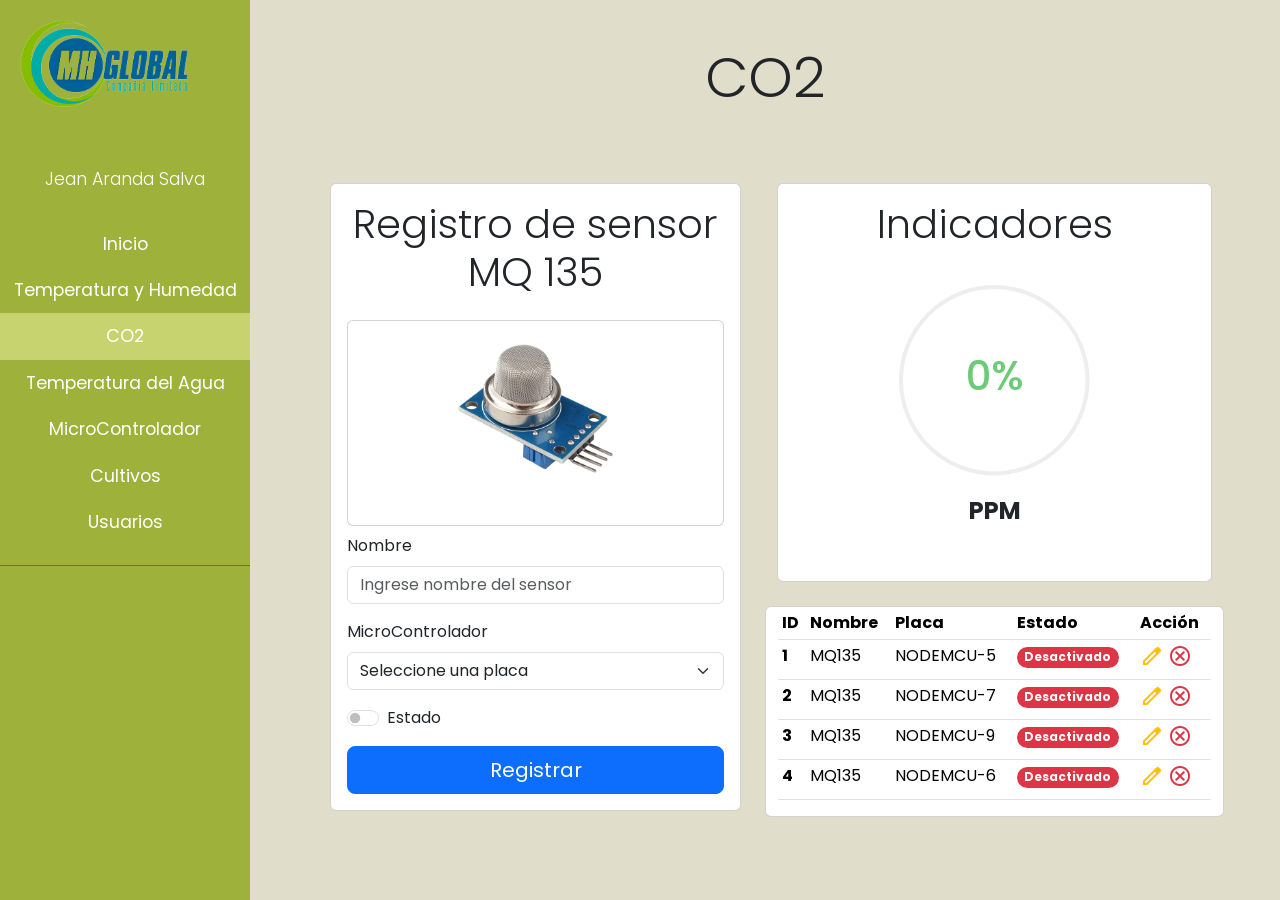
<file: Admin/sensor-mq135.html>
<!doctype html>
<html lang="en">
  <head>
    <!-- Required meta tags -->
    <meta charset="utf-8">
    <meta name="viewport" content="width=device-width, initial-scale=1, shrink-to-fit=no">

    <link rel="stylesheet" href="fonts/icomoon/style.css">

    <link rel="stylesheet" href="https://fonts.googleapis.com/css2?family=Material+Symbols+Outlined:opsz,wght,FILL,GRAD@20..48,100..700,0..1,-50..200" />

    <!-- Bootstrap CSS -->
    <link href="https://cdn.jsdelivr.net/npm/bootstrap@5.1.3/dist/css/bootstrap.min.css" rel="stylesheet" integrity="sha384-1BmE4kWBq78iYhFldvKuhfTAU6auU8tT94WrHftjDbrCEXSU1oBoqyl2QvZ6jIW3" crossorigin="anonymous">
    <link href="https://cdn.jsdelivr.net/npm/bootstrap@5.2.0-beta1/dist/css/bootstrap.min.css" rel="stylesheet" integrity="sha384-0evHe/X+R7YkIZDRvuzKMRqM+OrBnVFBL6DOitfPri4tjfHxaWutUpFmBp4vmVor" crossorigin="anonymous">
    <!-- Style -->
    <link rel="stylesheet" href="css/style.css">

    <title>Sensor de Temperatura</title>
  </head>
  <body>
    <main>

          <!-- Modal -->
          <div class="modal fade" id="exampleModal" tabindex="-1" aria-labelledby="exampleModalLabel" aria-hidden="true">
            <div class="modal-dialog modal-dialog-centered">
              <div class="modal-content">
                <div class="modal-header">
                  <h5 class="modal-title" id="exampleModalLabel">Modificar Sensor</h5>
                  <button type="button" class="btn-close" data-bs-dismiss="modal" aria-label="Close"></button>
                </div>
                <div class="modal-body">
                  <div class="form-group">
                    <label class="my-2">Nombre</label>
                    <input  class="form-control" id="exampleInputEmail1" aria-describedby="emailHelp" placeholder="Ingrese nombre del sensor">
                  </div>
                  <br>
                  <label class="my-2">MicroControlador</label>
                  <select class="form-select" aria-label="Default select example">
                    <option value="1">NODEMCU-1</option>
                    <option value="2">NODEMCU-2</option>
                    <option value="3">NODEMCU-3</option>
                  </select>
                  <div class="form-group my-3">
                    <div class="form-check form-switch">
                      <input class="form-check-input" type="checkbox" id="flexSwitchCheckDefault">
                      <label class="form-check-label" for="flexSwitchCheckDefault">Estado</label>
                    </div>
                  </div>
                </div>
                <div class="modal-footer">
                  <button type="button" class="btn btn-secondary" data-bs-dismiss="modal">Cerrar</button>
                  <button type="button" class="btn btn-primary" data-bs-dismiss="modal">Guardar</button>
                </div>
              </div>
            </div>
          </div>
    
          <!-- Modal -->
          <div class="modal fade" id="CerrarModal" tabindex="-1" aria-labelledby="exampleModalLabel" aria-hidden="true">
            <div class="modal-dialog">
              <div class="modal-content">
                <div class="modal-header">
                  <h5 class="modal-title" id="exampleModalLabel">Eliminar Sensor</h5>
                  <button type="button" class="btn-close" data-bs-dismiss="modal" aria-label="Close"></button>
                </div>
                <div class="modal-body">
                  ¿Estas seguro que deseas eliminar este sensor?
                </div>
                <div class="modal-footer">
                  <button type="button" class="btn btn-secondary" data-bs-dismiss="modal">Cerrar</button>
                  <button type="button" class="btn btn-danger">Eliminar</button>
                </div>
              </div>
            </div>
          </div>



      <div class="wrapper">
        <!-- Sidebar  -->
        <nav id="sidebar">
            <div class="sidebar-header">
                <h3><img src="images/LOGO.png" style="width:80%"></h3>
            </div>

            <ul class="list-unstyled components text-center">
                <p>Jean Aranda Salva</p>
                <li>
                  <a href="index.html">Inicio</a>
                </li>
                <li>
                  <a class="drowdown-item"  href="sensor-dht11.html">Temperatura y Humedad</a>
                </li>
                <li class="active">
                  <a class="drowdown-item"  href="sensor-mq135.html">CO2</a>
                </li>
                  <li>
                    <a class="drowdown-item"   href="sensor-sb18b20.html">Temperatura del Agua</a>
                </li>
                <li>
                    <a href="microcontrolador.html">MicroControlador</a>
                </li>
                <li>
                  <a href="cultivo.html">Cultivos</a>
              </li>
                <li>
                    <a href="usuarios.html">Usuarios</a>
                </li>
            </ul>
        </nav>

        <!-- Page Content  -->
        <div id="content">
          <h3 class="text-center my-4 display-4">CO2</h3>
          <div class="container p-5">
            <div class="row ">
              <div class="col-md-6">
                  <div class="container-fluid">
                  <div class="card">
                    <div class="card-body">
                      <h3 class="text-center mb-4 display-6">Registro de sensor MQ 135</h3>
                      <div class="card">
                        <div class="card-body">
                          <img src="images/mq135.png" style="width:50%" class="rounded mx-auto d-block">
                        </div>
                      </div>
                      <form>
                        <div class="form-group">
                          <label class="my-2">Nombre</label>
                          <input  class="form-control" id="exampleInputEmail1" aria-describedby="emailHelp" placeholder="Ingrese nombre del sensor">
                        </div>
                        <label class="mt-3">MicroControlador</label>
                        <select class="form-select mt-2" aria-label="Default select example">
                          <option selected>Seleccione una placa</option>
                          <option value="1">Nodemcu 1</option>
                          <option value="2">Nodemcu 2</option>
                          <option value="3">Nodemcu 3</option>
                        </select>
                        <div class="form-group my-3">
                          <div class="form-check form-switch">
                            <input class="form-check-input" type="checkbox" id="flexSwitchCheckDefault">
                            <label class="form-check-label" for="flexSwitchCheckDefault">Estado</label>
                          </div>
                        </div>
                        <div class="d-grid gap-2">
                          <button type="submit" class="btn btn-primary btn-lg ">Registrar</button>
                        </div>
                      </form>
                    </div>
                  </div>
                </div>
              </div>
              <div class="col-md-6">
                <div class="card">
                  <div class="card-body">
                    <dl class="row">
                      <h3 class="text-center  display-6">Indicadores</h3>
                        <div class="col-12">
                          <!-- Product image-->
                          <br>
                          <div class="progress-circle progress-sm mx-auto my-auto" id="progress-3" data-progress="60" data-color="info" style="position: relative; width:50%">
                              <svg viewBox="0 0 100 100" style="display: block;">
                                  <path d="M 50,50 m 0,-46.5 a 46.5,46.5 0 1 1 0,93 a 46.5,46.5 0 1 1 0,-93" stroke="#eee" stroke-width="2" fill-opacity="0"></path>
                                  <path d="M 50,50 m 0,-46.5 a 46.5,46.5 0 1 1 0,93 a 46.5,46.5 0 1 1 0,-93" stroke="#6BCB77" stroke-width="7" fill-opacity="0" style="stroke-dasharray: 292.273, 292.273; stroke-dashoffset: -292;"></path>
                              </svg>
                              <div class="progressbar-text" style="position: absolute; left: 50%; top: 50%; padding: 0px; margin: 0px; transform: translate(-50%, -50%); color: rgb(107, 203, 119);"><h1>0%</h1></div>
                          </div>
                          <!-- Product details-->
                          <div class="card-body text-center ">
                            <h4 class="fw-bolder ">PPM</h4>
                          </div>
                      </div>
                    </dl>
                  </div>
                </div>
                <br>
                <div class="row">
                  <div class="card">
                      <table class="table table-sm">
                        <thead>
                          <tr>
                            <th scope="col">ID</th>
                            <th scope="col">Nombre</th>
                            <th scope="col">Placa</th>
                            <th scope="col">Estado</th>
                            <th scope="col">Acción</th>
                          </tr>
                        </thead>
                        <tbody>
                          <tr>
                            <th scope="row">1</th>
                            <td>MQ135</td>
                            <td><a href="">NODEMCU-5</a></td>
                            <td ><span class="badge rounded-pill bg-danger">Desactivado</span></td>
                            <td>
                              <a href=""data-bs-toggle="modal" data-bs-target="#exampleModal"><span class="material-symbols-outlined text-warning">edit</span></a>
                              <a href=""data-bs-toggle="modal" data-bs-target="#CerrarModal"><span class="material-symbols-outlined text-danger">cancel</span></a>
                            </td>
                          </tr>
                          <tr>
                            <th scope="row">2</th>
                            <td>MQ135</td>
                            <td><a href="">NODEMCU-7</a></td>
                            <td ><span class="badge rounded-pill bg-danger">Desactivado</span></td>
                            <td>
                              <a href=""data-bs-toggle="modal" data-bs-target="#exampleModal"><span class="material-symbols-outlined text-warning">edit</span></a>
                              <a href=""data-bs-toggle="modal" data-bs-target="#CerrarModal"><span class="material-symbols-outlined text-danger">cancel</span></a>
                            </td>
                          </tr>
                          <tr>
                            <th scope="row">3</th>
                            <td>MQ135</td>
                            <td><a href="">NODEMCU-9</a></td>
                            <td ><span class="badge rounded-pill bg-danger">Desactivado</span></td>
                            <td>
                              <a href=""data-bs-toggle="modal" data-bs-target="#exampleModal"><span class="material-symbols-outlined text-warning">edit</span></a>
                              <a href=""data-bs-toggle="modal" data-bs-target="#CerrarModal"><span class="material-symbols-outlined text-danger">cancel</span></a>
                            </td>
                          </tr>
                          <tr>
                            <th scope="row">4</th>
                            <td>MQ135</td>
                            <td><a href="">NODEMCU-6</a></td>
                            <td ><span class="badge rounded-pill bg-danger">Desactivado</span></td>
                            <td>
                              <a href=""data-bs-toggle="modal" data-bs-target="#exampleModal"><span class="material-symbols-outlined text-warning">edit</span></a>
                              <a href=""data-bs-toggle="modal" data-bs-target="#CerrarModal"><span class="material-symbols-outlined text-danger">cancel</span></a>
                            </td>
                          </tr>
                        </tbody>
                    </div>
                  </div>
                </div>
              </div>
          </div>
        </div>
    </div>
    </main>

    
    <script src="js/jquery-3.3.1.min.js"></script>
    <script src="js/popper.min.js"></script>
    <!-- <script src="js/bootstrap.min.js"></script> -->
    <script src="https://cdn.jsdelivr.net/npm/@popperjs/core@2.9.2/dist/umd/popper.min.js" integrity="sha384-IQsoLXl5PILFhosVNubq5LC7Qb9DXgDA9i+tQ8Zj3iwWAwPtgFTxbJ8NT4GN1R8p" crossorigin="anonymous"></script>
    <script src="https://cdn.jsdelivr.net/npm/bootstrap@5.0.2/dist/js/bootstrap.min.js" integrity="sha384-cVKIPhGWiC2Al4u+LWgxfKTRIcfu0JTxR+EQDz/bgldoEyl4H0zUF0QKbrJ0EcQF" crossorigin="anonymous"></script>
    <script src="js/main.js"></script>
    <script src="https://cdn.jsdelivr.net/npm/bootstrap@5.1.3/dist/js/bootstrap.bundle.min.js" integrity="sha384-ka7Sk0Gln4gmtz2MlQnikT1wXgYsOg+OMhuP+IlRH9sENBO0LRn5q+8nbTov4+1p" crossorigin="anonymous"></script>
    <script src="https://cdn.jsdelivr.net/npm/bootstrap@5.0.2/dist/js/bootstrap.bundle.min.js" integrity="sha384-MrcW6ZMFYlzcLA8Nl+NtUVF0sA7MsXsP1UyJoMp4YLEuNSfAP+JcXn/tWtIaxVXM" crossorigin="anonymous"></script>
  </body>
</html>
</file>
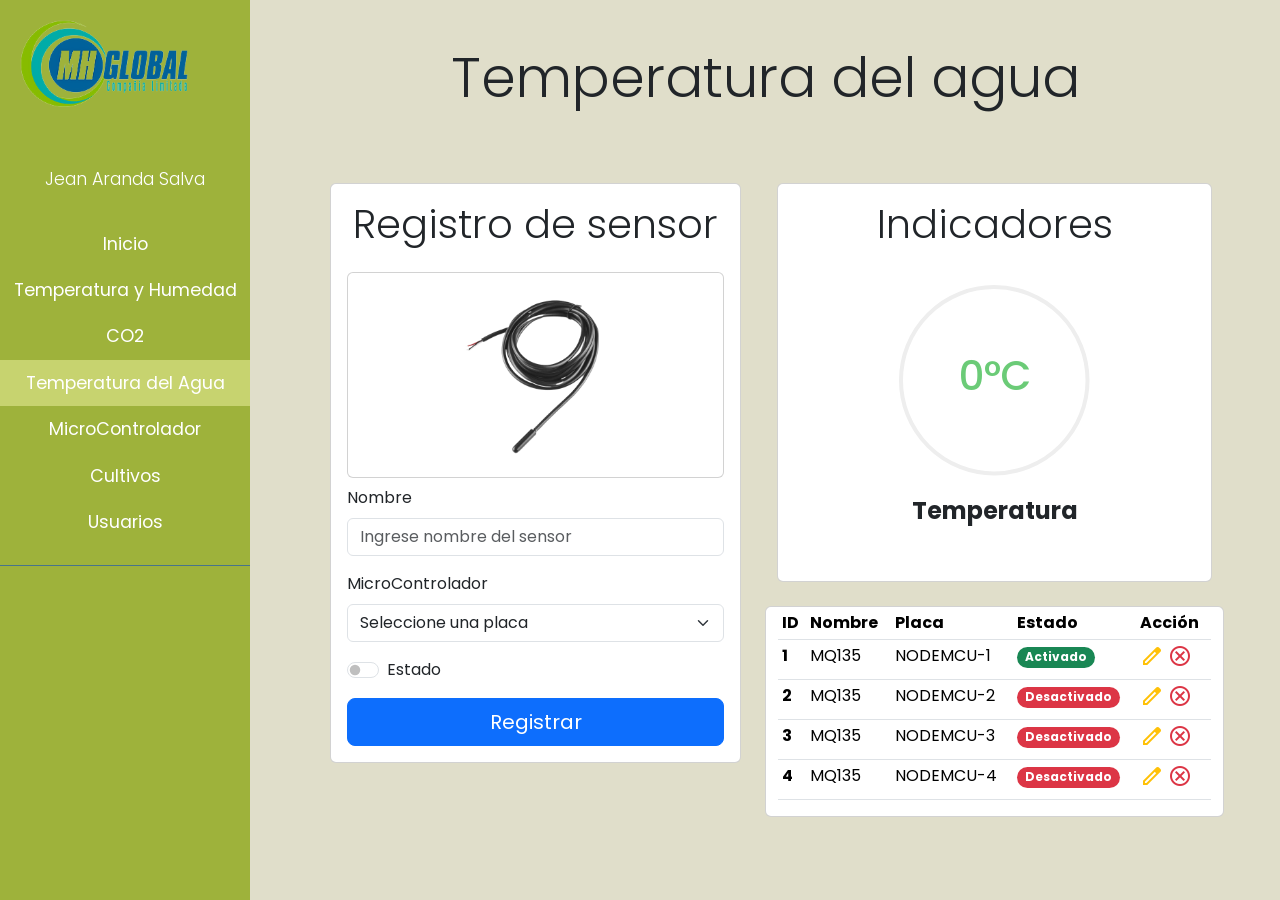
<file: Admin/sensor-sb18b20.html>
<!doctype html>
<html lang="en">
  <head>
    <!-- Required meta tags -->
    <meta charset="utf-8">
    <meta name="viewport" content="width=device-width, initial-scale=1, shrink-to-fit=no">

    <link rel="stylesheet" href="fonts/icomoon/style.css">

    <link rel="stylesheet" href="https://fonts.googleapis.com/css2?family=Material+Symbols+Outlined:opsz,wght,FILL,GRAD@20..48,100..700,0..1,-50..200" />

    <!-- Bootstrap CSS -->
    <link href="https://cdn.jsdelivr.net/npm/bootstrap@5.1.3/dist/css/bootstrap.min.css" rel="stylesheet" integrity="sha384-1BmE4kWBq78iYhFldvKuhfTAU6auU8tT94WrHftjDbrCEXSU1oBoqyl2QvZ6jIW3" crossorigin="anonymous">
    <link href="https://cdn.jsdelivr.net/npm/bootstrap@5.2.0-beta1/dist/css/bootstrap.min.css" rel="stylesheet" integrity="sha384-0evHe/X+R7YkIZDRvuzKMRqM+OrBnVFBL6DOitfPri4tjfHxaWutUpFmBp4vmVor" crossorigin="anonymous">
    <!-- Style -->
    <link rel="stylesheet" href="css/style.css">

    <title>Sensor de Temperatura</title>
  </head>
  <body>

    <main>
      <div class="wrapper">

          <!-- Modal -->
          <div class="modal fade" id="exampleModal" tabindex="-1" aria-labelledby="exampleModalLabel" aria-hidden="true">
            <div class="modal-dialog modal-dialog-centered">
              <div class="modal-content">
                <div class="modal-header">
                  <h5 class="modal-title" id="exampleModalLabel">Modificar sensor</h5>
                  <button type="button" class="btn-close" data-bs-dismiss="modal" aria-label="Close"></button>
                </div>
                <div class="modal-body">
                  <div class="form-group">
                    <label class="my-2">Nombre</label>
                    <input  class="form-control" id="exampleInputEmail1" aria-describedby="emailHelp" placeholder="Ingrese nombre del sensor">
                  </div>
                  <br>
                  <label class="my-2">MicroControlador</label>
                  <select class="form-select" aria-label="Default select example">
                    <option value="1">NODEMCU-1</option>
                    <option value="2">NODEMCU-2</option>
                    <option value="3">NODEMCU-3</option>
                  </select>
                  <div class="form-group my-3">
                    <div class="form-check form-switch">
                      <input class="form-check-input" type="checkbox" id="flexSwitchCheckDefault">
                      <label class="form-check-label" for="flexSwitchCheckDefault">Estado</label>
                    </div>
                  </div>
                </div>
                <div class="modal-footer">
                  <button type="button" class="btn btn-secondary" data-bs-dismiss="modal">Cerrar</button>
                  <button type="button" class="btn btn-primary" data-bs-dismiss="modal">Guardar</button>
                </div>
              </div>
            </div>
          </div>
    
          <!-- Modal -->
          <div class="modal fade" id="CerrarModal" tabindex="-1" aria-labelledby="exampleModalLabel" aria-hidden="true">
            <div class="modal-dialog">
              <div class="modal-content">
                <div class="modal-header">
                  <h5 class="modal-title" id="exampleModalLabel">Eliminar Sensor</h5>
                  <button type="button" class="btn-close" data-bs-dismiss="modal" aria-label="Close"></button>
                </div>
                <div class="modal-body">
                  ¿Estas seguro que deseas eliminar este sensor?
                </div>
                <div class="modal-footer">
                  <button type="button" class="btn btn-secondary" data-bs-dismiss="modal">Cerrar</button>
                  <button type="button" class="btn btn-danger">Eliminar</button>
                </div>
              </div>
            </div>
          </div>



        <!-- Sidebar  -->
        <nav id="sidebar">
          <div class="sidebar-header">
              <h3><img src="images/LOGO.png" style="width:80%"></h3>
          </div>

          <ul class="list-unstyled components text-center">
              <p>Jean Aranda Salva</p>
              <li>
                <a href="index.html">Inicio</a>
              </li>
              <li>
                <a class="drowdown-item"  href="sensor-dht11.html">Temperatura y Humedad</a>
              </li>
              <li>
                <a class="drowdown-item"  href="sensor-mq135.html">CO2</a>
              </li>
                <li class="active">
                  <a class="drowdown-item"   href="sensor-sb18b20.html">Temperatura del Agua</a>
              </li>
              <li>
                  <a href="microcontrolador.html">MicroControlador</a>
              </li>
              <li>
                <a href="cultivo.html">Cultivos</a>
            </li>
              <li>
                  <a href="usuarios.html">Usuarios</a>
              </li>
          </ul>
      </nav>
      <!-- Sidebar  -->


        <!-- Page Content  -->
        <div id="content">
          <h3 class="text-center my-4 display-4">Temperatura del agua</h3>
          <div class="container p-5">
            <div class="row ">
              <div class="col-md-6">
                  <div class="container-fluid">
                  <div class="card">
                    <div class="card-body">
                      <h3 class="text-center mb-4 display-6">Registro de sensor</h3>
                      <div class="card">
                        <div class="card-body">
                          <img src="images/ds18b20.png" style="width:50%" class="rounded mx-auto d-block">
                        </div>
                      </div>
                      <form>
                        <div class="form-group">
                          <label class="my-2">Nombre</label>
                          <input  class="form-control" id="exampleInputEmail1" aria-describedby="emailHelp" placeholder="Ingrese nombre del sensor">
                        </div>
                        <label class="mt-3">MicroControlador</label>
                        <select class="form-select mt-2" aria-label="Default select example">
                          <option selected>Seleccione una placa</option>
                          <option value="1">Nodemcu 1</option>
                          <option value="2">Nodemcu 2</option>
                          <option value="3">Nodemcu 3</option>
                        </select>
                        <div class="form-group my-3">
                          <div class="form-check form-switch">
                            <input class="form-check-input" type="checkbox" id="flexSwitchCheckDefault">
                            <label class="form-check-label" for="flexSwitchCheckDefault">Estado</label>
                          </div>
                        </div>
                        <div class="d-grid gap-2">
                          <button type="submit" class="btn btn-primary btn-lg ">Registrar</button>
                        </div>
                      </form>
                    </div>
                  </div>
                </div>
              </div>
              <div class="col-md-6">
                <div class="card">
                  <div class="card-body">
                    <dl class="row">
                      <h3 class="text-center  display-6">Indicadores</h3>
                        <div class="col-12">
                          <!-- Product image-->
                          <br>
                          <div class="progress-circle progress-sm mx-auto my-auto" id="progress-3" data-progress="60" data-color="info" style="position: relative; width:50%">
                              <svg viewBox="0 0 100 100" style="display: block;">
                                  <path d="M 50,50 m 0,-46.5 a 46.5,46.5 0 1 1 0,93 a 46.5,46.5 0 1 1 0,-93" stroke="#eee" stroke-width="2" fill-opacity="0"></path>
                                  <path d="M 50,50 m 0,-46.5 a 46.5,46.5 0 1 1 0,93 a 46.5,46.5 0 1 1 0,-93" stroke="#6BCB77" stroke-width="7" fill-opacity="0" style="stroke-dasharray: 292.273, 292.273; stroke-dashoffset: -292;"></path>
                              </svg>
                              <div class="progressbar-text" style="position: absolute; left: 50%; top: 50%; padding: 0px; margin: 0px; transform: translate(-50%, -50%); color: rgb(107, 203, 119);"><h1>0°C</h1></div>
                          </div>
                          <!-- Product details-->
                          <div class="card-body text-center ">
                            <h4 class="fw-bolder ">Temperatura</h4>
                          </div>
                      </div>
                    </dl>
                  </div>
                </div>
                <br>
                <div class="row">
                  <div class="card">
                      <table class="table table-sm">
                        <thead>
                          <tr>
                            <th scope="col">ID</th>
                            <th scope="col">Nombre</th>
                            <th scope="col">Placa</th>
                            <th scope="col">Estado</th>
                            <th scope="col">Acción</th>
                          </tr>
                        </thead>
                        <tbody>
                          <tr>
                            <th scope="row">1</th>
                            <td>MQ135</td>
                            <td><a href="">NODEMCU-1</a></td>
                            <td ><span class="badge rounded-pill bg-success">Activado</span></td>
                            <td>
                              <a href=""data-bs-toggle="modal" data-bs-target="#exampleModal"><span class="material-symbols-outlined text-warning">edit</span></a>
                              <a href=""data-bs-toggle="modal" data-bs-target="#CerrarModal"><span class="material-symbols-outlined text-danger">cancel</span></a>
                            </td>
                          </tr>
                          <tr>
                            <th scope="row">2</th>
                            <td>MQ135</td>
                            <td><a href="">NODEMCU-2</a></td>
                            <td ><span class="badge rounded-pill bg-danger">Desactivado</span></td>
                            <td>
                              <a href=""data-bs-toggle="modal" data-bs-target="#exampleModal"><span class="material-symbols-outlined text-warning">edit</span></a>
                              <a href=""data-bs-toggle="modal" data-bs-target="#CerrarModal"><span class="material-symbols-outlined text-danger">cancel</span></a>
                            </td>
                          </tr>
                          <tr>
                            <th scope="row">3</th>
                            <td>MQ135</td>
                            <td><a href="">NODEMCU-3</a></td>
                            <td ><span class="badge rounded-pill bg-danger">Desactivado</span></td>
                            <td>
                              <a href=""data-bs-toggle="modal" data-bs-target="#exampleModal"><span class="material-symbols-outlined text-warning">edit</span></a>
                              <a href=""data-bs-toggle="modal" data-bs-target="#CerrarModal"><span class="material-symbols-outlined text-danger">cancel</span></a>
                            </td>
                          </tr>
                          <tr>
                            <th scope="row">4</th>
                            <td>MQ135</td>
                            <td><a href="">NODEMCU-4</a></td>
                            <td ><span class="badge rounded-pill bg-danger">Desactivado</span></td>
                            <td>
                              <a href=""data-bs-toggle="modal" data-bs-target="#exampleModal"><span class="material-symbols-outlined text-warning">edit</span></a>
                              <a href=""data-bs-toggle="modal" data-bs-target="#CerrarModal"><span class="material-symbols-outlined text-danger">cancel</span></a>
                            </td>
                          </tr>
                        </tbody>
                    </div>
                  </div>
                </div>
              </div>
          </div>
        </div>
    </div>
    </main>

    
    <script src="js/jquery-3.3.1.min.js"></script>
    <script src="js/popper.min.js"></script>
    <!-- <script src="js/bootstrap.min.js"></script> -->
    <script src="https://cdn.jsdelivr.net/npm/@popperjs/core@2.9.2/dist/umd/popper.min.js" integrity="sha384-IQsoLXl5PILFhosVNubq5LC7Qb9DXgDA9i+tQ8Zj3iwWAwPtgFTxbJ8NT4GN1R8p" crossorigin="anonymous"></script>
    <script src="https://cdn.jsdelivr.net/npm/bootstrap@5.0.2/dist/js/bootstrap.min.js" integrity="sha384-cVKIPhGWiC2Al4u+LWgxfKTRIcfu0JTxR+EQDz/bgldoEyl4H0zUF0QKbrJ0EcQF" crossorigin="anonymous"></script>
    <script src="js/main.js"></script>
    <script src="https://cdn.jsdelivr.net/npm/bootstrap@5.1.3/dist/js/bootstrap.bundle.min.js" integrity="sha384-ka7Sk0Gln4gmtz2MlQnikT1wXgYsOg+OMhuP+IlRH9sENBO0LRn5q+8nbTov4+1p" crossorigin="anonymous"></script>
    <script src="https://cdn.jsdelivr.net/npm/bootstrap@5.0.2/dist/js/bootstrap.bundle.min.js" integrity="sha384-MrcW6ZMFYlzcLA8Nl+NtUVF0sA7MsXsP1UyJoMp4YLEuNSfAP+JcXn/tWtIaxVXM" crossorigin="anonymous"></script>
  </body>
</html>
</file>
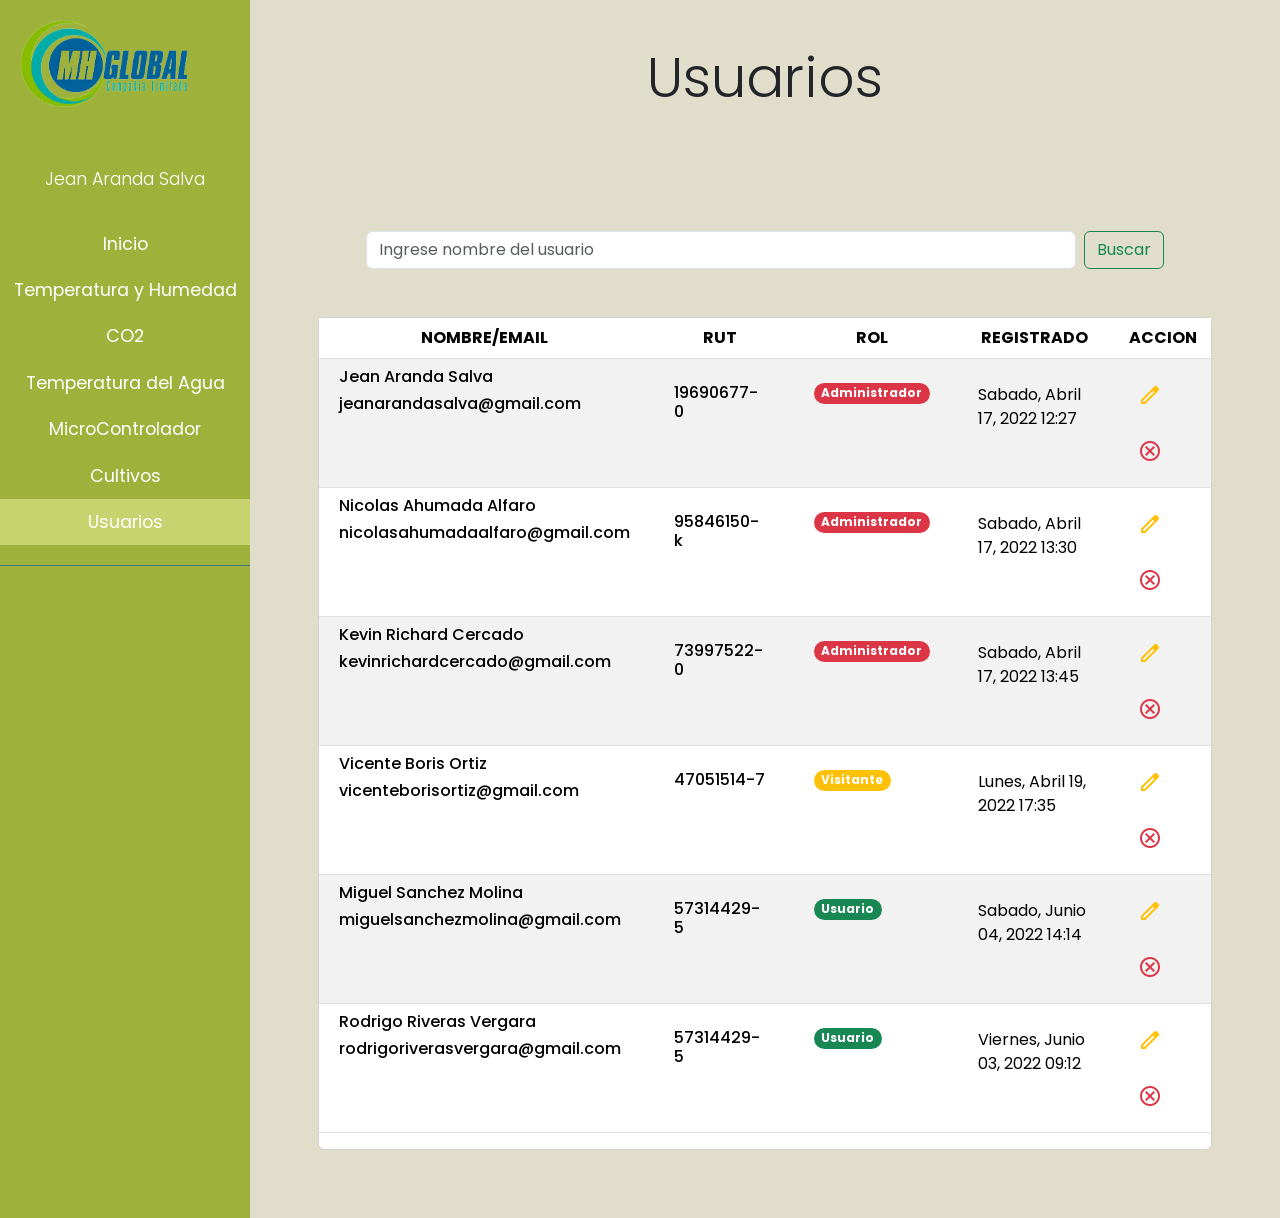
<file: Admin/usuarios.html>
<!doctype html>
<html lang="en">
  <head>
    <!-- Required meta tags -->
    <meta charset="utf-8">
    <meta name="viewport" content="width=device-width, initial-scale=1, shrink-to-fit=no">

    <link rel="stylesheet" href="fonts/icomoon/style.css">

    <link rel="stylesheet" href="https://fonts.googleapis.com/css2?family=Material+Symbols+Outlined:opsz,wght,FILL,GRAD@20..48,100..700,0..1,-50..200" />

    <!-- Bootstrap CSS -->
    <link href="https://cdn.jsdelivr.net/npm/bootstrap@5.1.3/dist/css/bootstrap.min.css" rel="stylesheet" integrity="sha384-1BmE4kWBq78iYhFldvKuhfTAU6auU8tT94WrHftjDbrCEXSU1oBoqyl2QvZ6jIW3" crossorigin="anonymous">
    <link href="https://cdn.jsdelivr.net/npm/bootstrap@5.2.0-beta1/dist/css/bootstrap.min.css" rel="stylesheet" integrity="sha384-0evHe/X+R7YkIZDRvuzKMRqM+OrBnVFBL6DOitfPri4tjfHxaWutUpFmBp4vmVor" crossorigin="anonymous">
    <!-- Style -->
    <link rel="stylesheet" href="css/style.css">

    <title>Sensor de Temperatura</title>
  </head>
  <body>
    <main>

<!-- Modal -->
<div class="modal fade" id="exampleModal" tabindex="-1" aria-labelledby="exampleModalLabel" aria-hidden="true">
  <div class="modal-dialog modal-dialog-centered">
    <div class="modal-content">
      <div class="modal-header">
        <h5 class="modal-title" id="exampleModalLabel">Seleccióne un rol</h5>
        <button type="button" class="btn-close" data-bs-dismiss="modal" aria-label="Close"></button>
      </div>
      <div class="modal-body">
        <label class="my-2">Rol</label>
        <select class="form-select" aria-label="Default select example">
          <option value="1"selected >Administrador</option>
          <option value="2" >Usuario</option>
          <option value="2">Visitante</option>
        </select>
      </div>
      <div class="modal-footer">
        <button type="button" class="btn btn-secondary" data-bs-dismiss="modal">Cerrar</button>
        <button type="button" class="btn btn-primary" data-bs-dismiss="modal">Asignar</button>
      </div>
    </div>
  </div>
</div>

<!-- Modal -->
<div class="modal fade" id="CerrarModal" tabindex="-1" aria-labelledby="exampleModalLabel" aria-hidden="true">
  <div class="modal-dialog">
    <div class="modal-content">
      <div class="modal-header">
        <h5 class="modal-title" id="exampleModalLabel">Eliminar Usuario</h5>
        <button type="button" class="btn-close" data-bs-dismiss="modal" aria-label="Close"></button>
      </div>
      <div class="modal-body">
        ¿Estas seguro que deseas eliminar este Usuario?
      </div>
      <div class="modal-footer">
        <button type="button" class="btn btn-secondary" data-bs-dismiss="modal">Cerrar</button>
        <button type="button" class="btn btn-danger">Eliminar</button>
      </div>
    </div>
  </div>
</div>

      <div class="wrapper">
        <!-- Sidebar  -->
        <nav id="sidebar">
            <div class="sidebar-header">
                <h3><img src="images/LOGO.png" style="width:80%"></h3>
            </div>

            <ul class="list-unstyled components text-center">
                <p>Jean Aranda Salva</p>
                <li>
                  <a href="index.html">Inicio</a>
                </li>
                <li>
                  <a class="drowdown-item"  href="sensor-dht11.html">Temperatura y Humedad</a>
                </li>
                <li>
                  <a class="drowdown-item"  href="sensor-mq135.html">CO2</a>
                </li>
                  <li>
                    <a class="drowdown-item"   href="sensor-sb18b20.html">Temperatura del Agua</a>
                </li>
                <li>
                    <a href="microcontrolador.html">MicroControlador</a>
                </li>
                <li>
                  <a href="cultivo.html">Cultivos</a>
              </li>
                <li class="active">
                    <a href="usuarios.html">Usuarios</a>
                </li>
            </ul>
        </nav>

        <!-- Page Content  -->
        <div id="content">
          <h3 class="text-center my-4 display-4">Usuarios</h3>
          <div class="container p-5">
            <div class="row ">
              <div class="container-fluid">
                <form class="d-flex m-5">
                  <input class="form-control me-2" type="search" placeholder="Ingrese nombre del usuario">
                  <button class="btn btn-outline-success" type="submit">Buscar</button>
                </form>
                <div class="card">
                    <table class="table table-striped">
                      <thead>
                        <tr>
                          <th scope="col" class="text-center">NOMBRE/EMAIL</th>
                          <th scope="col"class="text-center">RUT</th>
                          <th scope="col"class="text-center">ROL</th>
                          <th scope="col"class="text-center">REGISTRADO</th>
                          <th scope="col"class="text-center">ACCION</th>
                        </tr>
                      </thead>
                      <tbody>
                        <tr>
                          <th>
                            <div class="container">
                              <div class="row">
                                <h6 class="font-weight-bold">Jean Aranda Salva</h6>
                              </div>
                              <div class="row">
                                <h6>jeanarandasalva@gmail.com</h6>
                              </div>
                            </div>
                          </th>
                          <td ><h6 class="m-3">19690677-0</h6></td>
                          <td ><span class="badge rounded-pill bg-danger m-3">Administrador</span></td>
                          <td><div class="m-3">Sabado, Abril 17, 2022 12:27</div></td>
                          <td>
                            <a href=""data-bs-toggle="modal" data-bs-target="#exampleModal"><span class="material-symbols-outlined text-warning m-3">edit</span></a>
                            <a href=""data-bs-toggle="modal" data-bs-target="#CerrarModal"><span class="material-symbols-outlined text-danger m-3">cancel</span></a>
                          </td>
                        </tr>
                        <tr>
                          <th>
                            <div class="container">
                              <div class="row">
                                <h6 class="font-weight-bold">Nicolas Ahumada Alfaro</h6>
                              </div>
                              <div class="row">
                                <h6>nicolasahumadaalfaro@gmail.com</h6>
                              </div>
                            </div>
                          </th>
                          <td ><h6 class="m-3">95846150-k</h6></td>
                          <td ><span class="badge rounded-pill bg-danger m-3">Administrador</span></td>
                          <td><div class="m-3">Sabado, Abril 17, 2022 13:30</div></td>
                          <td>
                            <a href=""data-bs-toggle="modal" data-bs-target="#exampleModal"><span class="material-symbols-outlined text-warning m-3">edit</span></a>
                            <a href=""data-bs-toggle="modal" data-bs-target="#CerrarModal"><span class="material-symbols-outlined text-danger m-3">cancel</span></a>
                          </td>
                        </tr>
                        <tr>
                          <th>
                            <div class="container">
                              <div class="row">
                                <h6 class="font-weight-bold">Kevin Richard Cercado</h6>
                              </div>
                              <div class="row">
                                <h6>kevinrichardcercado@gmail.com</h6>
                              </div>
                            </div>
                          </th>
                          <td ><h6 class="m-3">73997522-0</h6></td>
                          <td ><span class="badge rounded-pill bg-danger m-3">Administrador</span></td>
                          <td><div class="m-3">Sabado, Abril 17, 2022 13:45</div></td>
                          <td>
                            <a href=""data-bs-toggle="modal" data-bs-target="#exampleModal"><span class="material-symbols-outlined text-warning m-3">edit</span></a>
                            <a href=""data-bs-toggle="modal" data-bs-target="#CerrarModal"><span class="material-symbols-outlined text-danger m-3">cancel</span></a>
                          </td>
                        </tr>
                        <tr>
                          <th>
                            <div class="container">
                              <div class="row">
                                <h6 class="font-weight-bold">Vicente Boris Ortiz</h6>
                              </div>
                              <div class="row">
                                <h6>vicenteborisortiz@gmail.com</h6>
                              </div>
                            </div>
                          </th>
                          <td ><h6 class="m-3">47051514-7</h6></td>
                          <td ><span class="badge rounded-pill bg-warning m-3">Visitante</span></td>
                          <td><div class="m-3">Lunes, Abril 19, 2022 17:35</div></td>
                          <td>
                            <a href=""data-bs-toggle="modal" data-bs-target="#exampleModal"><span class="material-symbols-outlined text-warning m-3">edit</span></a>
                            <a href=""data-bs-toggle="modal" data-bs-target="#CerrarModal"><span class="material-symbols-outlined text-danger m-3">cancel</span></a>
                          </td>
                        </tr>
                        <tr>
                          <th>
                            <div class="container">
                              <div class="row">
                                <h6 class="font-weight-bold">Miguel Sanchez Molina</h6>
                              </div>
                              <div class="row">
                                <h6>miguelsanchezmolina@gmail.com</h6>
                              </div>
                            </div>
                          </th>
                          <td ><h6 class="m-3">57314429-5</h6></td>
                          <td ><span class="badge rounded-pill bg-success m-3">Usuario</span></td>
                          <td><div class="m-3">Sabado, Junio 04, 2022 14:14</div></td>
                          <td>
                            <a href=""data-bs-toggle="modal" data-bs-target="#exampleModal"><span class="material-symbols-outlined text-warning m-3">edit</span></a>
                            <a href=""data-bs-toggle="modal" data-bs-target="#CerrarModal"><span class="material-symbols-outlined text-danger m-3">cancel</span></a>
                          </td>
                        </tr>
                        <tr>
                          <th>
                            <div class="container">
                              <div class="row">
                                <h6 class="font-weight-bold">Rodrigo Riveras Vergara</h6>
                              </div>
                              <div class="row">
                                <h6>rodrigoriverasvergara@gmail.com</h6>
                              </div>
                            </div>
                          </th>
                          <td ><h6 class="m-3">57314429-5</h6></td>
                          <td ><span class="badge rounded-pill bg-success m-3">Usuario</span></td>
                          <td><div class="m-3">Viernes, Junio 03, 2022 09:12</div></td>
                          <td>
                            <a href=""data-bs-toggle="modal" data-bs-target="#exampleModal"><span class="material-symbols-outlined text-warning m-3">edit</span></a>
                            <a href=""data-bs-toggle="modal" data-bs-target="#CerrarModal"><span class="material-symbols-outlined text-danger m-3">cancel</span></a>
                          </td>
                        </tr>
                      </tbody>
                    </table>
                </div>
              </div>
  
            </div>
          </div>
        </div>
    </div>
    </main>

    <script src="js/jquery-3.3.1.min.js"></script>
    <script src="js/popper.min.js"></script>
    <!-- <script src="js/bootstrap.min.js"></script> -->
    <script src="js/main.js"></script>
    <script src="https://cdn.jsdelivr.net/npm/@popperjs/core@2.9.2/dist/umd/popper.min.js" integrity="sha384-IQsoLXl5PILFhosVNubq5LC7Qb9DXgDA9i+tQ8Zj3iwWAwPtgFTxbJ8NT4GN1R8p" crossorigin="anonymous"></script>
    <script src="https://cdn.jsdelivr.net/npm/bootstrap@5.0.2/dist/js/bootstrap.min.js" integrity="sha384-cVKIPhGWiC2Al4u+LWgxfKTRIcfu0JTxR+EQDz/bgldoEyl4H0zUF0QKbrJ0EcQF" crossorigin="anonymous"></script>
    <script src="https://cdn.jsdelivr.net/npm/bootstrap@5.1.3/dist/js/bootstrap.bundle.min.js" integrity="sha384-ka7Sk0Gln4gmtz2MlQnikT1wXgYsOg+OMhuP+IlRH9sENBO0LRn5q+8nbTov4+1p" crossorigin="anonymous"></script>
    <script src="https://cdn.jsdelivr.net/npm/bootstrap@5.0.2/dist/js/bootstrap.bundle.min.js" integrity="sha384-MrcW6ZMFYlzcLA8Nl+NtUVF0sA7MsXsP1UyJoMp4YLEuNSfAP+JcXn/tWtIaxVXM" crossorigin="anonymous"></script>
  </body>
</html>
</file>
<file: Admin/fonts/icomoon/style.css>
@font-face {
  font-family: 'icomoon';
  src:  url('fonts/icomoon.eot?10si43');
  src:  url('fonts/icomoon.eot?10si43#iefix') format('embedded-opentype'),
    url('fonts/icomoon.ttf?10si43') format('truetype'),
    url('fonts/icomoon.woff?10si43') format('woff'),
    url('fonts/icomoon.svg?10si43#icomoon') format('svg');
  font-weight: normal;
  font-style: normal;
}

[class^="icon-"], [class*=" icon-"] {
  /* use !important to prevent issues with browser extensions that change fonts */
  font-family: 'icomoon' !important;
  speak: none;
  font-style: normal;
  font-weight: normal;
  font-variant: normal;
  text-transform: none;
  line-height: 1;

  /* Better Font Rendering =========== */
  -webkit-font-smoothing: antialiased;
  -moz-osx-font-smoothing: grayscale;
}

.icon-asterisk:before {
  content: "\f069";
}
.icon-plus:before {
  content: "\f067";
}
.icon-question:before {
  content: "\f128";
}
.icon-minus:before {
  content: "\f068";
}
.icon-glass:before {
  content: "\f000";
}
.icon-music:before {
  content: "\f001";
}
.icon-search:before {
  content: "\f002";
}
.icon-envelope-o:before {
  content: "\f003";
}
.icon-heart:before {
  content: "\f004";
}
.icon-star:before {
  content: "\f005";
}
.icon-star-o:before {
  content: "\f006";
}
.icon-user:before {
  content: "\f007";
}
.icon-film:before {
  content: "\f008";
}
.icon-th-large:before {
  content: "\f009";
}
.icon-th:before {
  content: "\f00a";
}
.icon-th-list:before {
  content: "\f00b";
}
.icon-check:before {
  content: "\f00c";
}
.icon-close:before {
  content: "\f00d";
}
.icon-remove:before {
  content: "\f00d";
}
.icon-times:before {
  content: "\f00d";
}
.icon-search-plus:before {
  content: "\f00e";
}
.icon-search-minus:before {
  content: "\f010";
}
.icon-power-off:before {
  content: "\f011";
}
.icon-signal:before {
  content: "\f012";
}
.icon-cog:before {
  content: "\f013";
}
.icon-gear:before {
  content: "\f013";
}
.icon-trash-o:before {
  content: "\f014";
}
.icon-home:before {
  content: "\f015";
}
.icon-file-o:before {
  content: "\f016";
}
.icon-clock-o:before {
  content: "\f017";
}
.icon-road:before {
  content: "\f018";
}
.icon-download:before {
  content: "\f019";
}
.icon-arrow-circle-o-down:before {
  content: "\f01a";
}
.icon-arrow-circle-o-up:before {
  content: "\f01b";
}
.icon-inbox:before {
  content: "\f01c";
}
.icon-play-circle-o:before {
  content: "\f01d";
}
.icon-repeat:before {
  content: "\f01e";
}
.icon-rotate-right:before {
  content: "\f01e";
}
.icon-refresh:before {
  content: "\f021";
}
.icon-list-alt:before {
  content: "\f022";
}
.icon-lock:before {
  content: "\f023";
}
.icon-flag:before {
  content: "\f024";
}
.icon-headphones:before {
  content: "\f025";
}
.icon-volume-off:before {
  content: "\f026";
}
.icon-volume-down:before {
  content: "\f027";
}
.icon-volume-up:before {
  content: "\f028";
}
.icon-qrcode:before {
  content: "\f029";
}
.icon-barcode:before {
  content: "\f02a";
}
.icon-tag:before {
  content: "\f02b";
}
.icon-tags:before {
  content: "\f02c";
}
.icon-book:before {
  content: "\f02d";
}
.icon-bookmark:before {
  content: "\f02e";
}
.icon-print:before {
  content: "\f02f";
}
.icon-camera:before {
  content: "\f030";
}
.icon-font:before {
  content: "\f031";
}
.icon-bold:before {
  content: "\f032";
}
.icon-italic:before {
  content: "\f033";
}
.icon-text-height:before {
  content: "\f034";
}
.icon-text-width:before {
  content: "\f035";
}
.icon-align-left:before {
  content: "\f036";
}
.icon-align-center:before {
  content: "\f037";
}
.icon-align-right:before {
  content: "\f038";
}
.icon-align-justify:before {
  content: "\f039";
}
.icon-list:before {
  content: "\f03a";
}
.icon-dedent:before {
  content: "\f03b";
}
.icon-outdent:before {
  content: "\f03b";
}
.icon-indent:before {
  content: "\f03c";
}
.icon-video-camera:before {
  content: "\f03d";
}
.icon-image:before {
  content: "\f03e";
}
.icon-photo:before {
  content: "\f03e";
}
.icon-picture-o:before {
  content: "\f03e";
}
.icon-pencil:before {
  content: "\f040";
}
.icon-map-marker:before {
  content: "\f041";
}
.icon-adjust:before {
  content: "\f042";
}
.icon-tint:before {
  content: "\f043";
}
.icon-edit:before {
  content: "\f044";
}
.icon-pencil-square-o:before {
  content: "\f044";
}
.icon-share-square-o:before {
  content: "\f045";
}
.icon-check-square-o:before {
  content: "\f046";
}
.icon-arrows:before {
  content: "\f047";
}
.icon-step-backward:before {
  content: "\f048";
}
.icon-fast-backward:before {
  content: "\f049";
}
.icon-backward:before {
  content: "\f04a";
}
.icon-play:before {
  content: "\f04b";
}
.icon-pause:before {
  content: "\f04c";
}
.icon-stop:before {
  content: "\f04d";
}
.icon-forward:before {
  content: "\f04e";
}
.icon-fast-forward:before {
  content: "\f050";
}
.icon-step-forward:before {
  content: "\f051";
}
.icon-eject:before {
  content: "\f052";
}
.icon-chevron-left:before {
  content: "\f053";
}
.icon-chevron-right:before {
  content: "\f054";
}
.icon-plus-circle:before {
  content: "\f055";
}
.icon-minus-circle:before {
  content: "\f056";
}
.icon-times-circle:before {
  content: "\f057";
}
.icon-check-circle:before {
  content: "\f058";
}
.icon-question-circle:before {
  content: "\f059";
}
.icon-info-circle:before {
  content: "\f05a";
}
.icon-crosshairs:before {
  content: "\f05b";
}
.icon-times-circle-o:before {
  content: "\f05c";
}
.icon-check-circle-o:before {
  content: "\f05d";
}
.icon-ban:before {
  content: "\f05e";
}
.icon-arrow-left:before {
  content: "\f060";
}
.icon-arrow-right:before {
  content: "\f061";
}
.icon-arrow-up:before {
  content: "\f062";
}
.icon-arrow-down:before {
  content: "\f063";
}
.icon-mail-forward:before {
  content: "\f064";
}
.icon-share:before {
  content: "\f064";
}
.icon-expand:before {
  content: "\f065";
}
.icon-compress:before {
  content: "\f066";
}
.icon-exclamation-circle:before {
  content: "\f06a";
}
.icon-gift:before {
  content: "\f06b";
}
.icon-leaf:before {
  content: "\f06c";
}
.icon-fire:before {
  content: "\f06d";
}
.icon-eye:before {
  content: "\f06e";
}
.icon-eye-slash:before {
  content: "\f070";
}
.icon-exclamation-triangle:before {
  content: "\f071";
}
.icon-warning:before {
  content: "\f071";
}
.icon-plane:before {
  content: "\f072";
}
.icon-calendar:before {
  content: "\f073";
}
.icon-random:before {
  content: "\f074";
}
.icon-comment:before {
  content: "\f075";
}
.icon-magnet:before {
  content: "\f076";
}
.icon-chevron-up:before {
  content: "\f077";
}
.icon-chevron-down:before {
  content: "\f078";
}
.icon-retweet:before {
  content: "\f079";
}
.icon-shopping-cart:before {
  content: "\f07a";
}
.icon-folder:before {
  content: "\f07b";
}
.icon-folder-open:before {
  content: "\f07c";
}
.icon-arrows-v:before {
  content: "\f07d";
}
.icon-arrows-h:before {
  content: "\f07e";
}
.icon-bar-chart:before {
  content: "\f080";
}
.icon-bar-chart-o:before {
  content: "\f080";
}
.icon-twitter-square:before {
  content: "\f081";
}
.icon-facebook-square:before {
  content: "\f082";
}
.icon-camera-retro:before {
  content: "\f083";
}
.icon-key:before {
  content: "\f084";
}
.icon-cogs:before {
  content: "\f085";
}
.icon-gears:before {
  content: "\f085";
}
.icon-comments:before {
  content: "\f086";
}
.icon-thumbs-o-up:before {
  content: "\f087";
}
.icon-thumbs-o-down:before {
  content: "\f088";
}
.icon-star-half:before {
  content: "\f089";
}
.icon-heart-o:before {
  content: "\f08a";
}
.icon-sign-out:before {
  content: "\f08b";
}
.icon-linkedin-square:before {
  content: "\f08c";
}
.icon-thumb-tack:before {
  content: "\f08d";
}
.icon-external-link:before {
  content: "\f08e";
}
.icon-sign-in:before {
  content: "\f090";
}
.icon-trophy:before {
  content: "\f091";
}
.icon-github-square:before {
  content: "\f092";
}
.icon-upload:before {
  content: "\f093";
}
.icon-lemon-o:before {
  content: "\f094";
}
.icon-phone:before {
  content: "\f095";
}
.icon-square-o:before {
  content: "\f096";
}
.icon-bookmark-o:before {
  content: "\f097";
}
.icon-phone-square:before {
  content: "\f098";
}
.icon-twitter:before {
  content: "\f099";
}
.icon-facebook:before {
  content: "\f09a";
}
.icon-facebook-f:before {
  content: "\f09a";
}
.icon-github:before {
  content: "\f09b";
}
.icon-unlock:before {
  content: "\f09c";
}
.icon-credit-card:before {
  content: "\f09d";
}
.icon-feed:before {
  content: "\f09e";
}
.icon-rss:before {
  content: "\f09e";
}
.icon-hdd-o:before {
  content: "\f0a0";
}
.icon-bullhorn:before {
  content: "\f0a1";
}
.icon-bell-o:before {
  content: "\f0a2";
}
.icon-certificate:before {
  content: "\f0a3";
}
.icon-hand-o-right:before {
  content: "\f0a4";
}
.icon-hand-o-left:before {
  content: "\f0a5";
}
.icon-hand-o-up:before {
  content: "\f0a6";
}
.icon-hand-o-down:before {
  content: "\f0a7";
}
.icon-arrow-circle-left:before {
  content: "\f0a8";
}
.icon-arrow-circle-right:before {
  content: "\f0a9";
}
.icon-arrow-circle-up:before {
  content: "\f0aa";
}
.icon-arrow-circle-down:before {
  content: "\f0ab";
}
.icon-globe:before {
  content: "\f0ac";
}
.icon-wrench:before {
  content: "\f0ad";
}
.icon-tasks:before {
  content: "\f0ae";
}
.icon-filter:before {
  content: "\f0b0";
}
.icon-briefcase:before {
  content: "\f0b1";
}
.icon-arrows-alt:before {
  content: "\f0b2";
}
.icon-group:before {
  content: "\f0c0";
}
.icon-users:before {
  content: "\f0c0";
}
.icon-chain:before {
  content: "\f0c1";
}
.icon-link:before {
  content: "\f0c1";
}
.icon-cloud:before {
  content: "\f0c2";
}
.icon-flask:before {
  content: "\f0c3";
}
.icon-cut:before {
  content: "\f0c4";
}
.icon-scissors:before {
  content: "\f0c4";
}
.icon-copy:before {
  content: "\f0c5";
}
.icon-files-o:before {
  content: "\f0c5";
}
.icon-paperclip:before {
  content: "\f0c6";
}
.icon-floppy-o:before {
  content: "\f0c7";
}
.icon-save:before {
  content: "\f0c7";
}
.icon-square:before {
  content: "\f0c8";
}
.icon-bars:before {
  content: "\f0c9";
}
.icon-navicon:before {
  content: "\f0c9";
}
.icon-reorder:before {
  content: "\f0c9";
}
.icon-list-ul:before {
  content: "\f0ca";
}
.icon-list-ol:before {
  content: "\f0cb";
}
.icon-strikethrough:before {
  content: "\f0cc";
}
.icon-underline:before {
  content: "\f0cd";
}
.icon-table:before {
  content: "\f0ce";
}
.icon-magic:before {
  content: "\f0d0";
}
.icon-truck:before {
  content: "\f0d1";
}
.icon-pinterest:before {
  content: "\f0d2";
}
.icon-pinterest-square:before {
  content: "\f0d3";
}
.icon-google-plus-square:before {
  content: "\f0d4";
}
.icon-google-plus:before {
  content: "\f0d5";
}
.icon-money:before {
  content: "\f0d6";
}
.icon-caret-down:before {
  content: "\f0d7";
}
.icon-caret-up:before {
  content: "\f0d8";
}
.icon-caret-left:before {
  content: "\f0d9";
}
.icon-caret-right:before {
  content: "\f0da";
}
.icon-columns:before {
  content: "\f0db";
}
.icon-sort:before {
  content: "\f0dc";
}
.icon-unsorted:before {
  content: "\f0dc";
}
.icon-sort-desc:before {
  content: "\f0dd";
}
.icon-sort-down:before {
  content: "\f0dd";
}
.icon-sort-asc:before {
  content: "\f0de";
}
.icon-sort-up:before {
  content: "\f0de";
}
.icon-envelope:before {
  content: "\f0e0";
}
.icon-linkedin:before {
  content: "\f0e1";
}
.icon-rotate-left:before {
  content: "\f0e2";
}
.icon-undo:before {
  content: "\f0e2";
}
.icon-gavel:before {
  content: "\f0e3";
}
.icon-legal:before {
  content: "\f0e3";
}
.icon-dashboard:before {
  content: "\f0e4";
}
.icon-tachometer:before {
  content: "\f0e4";
}
.icon-comment-o:before {
  content: "\f0e5";
}
.icon-comments-o:before {
  content: "\f0e6";
}
.icon-bolt:before {
  content: "\f0e7";
}
.icon-flash:before {
  content: "\f0e7";
}
.icon-sitemap:before {
  content: "\f0e8";
}
.icon-umbrella:before {
  content: "\f0e9";
}
.icon-clipboard:before {
  content: "\f0ea";
}
.icon-paste:before {
  content: "\f0ea";
}
.icon-lightbulb-o:before {
  content: "\f0eb";
}
.icon-exchange:before {
  content: "\f0ec";
}
.icon-cloud-download:before {
  content: "\f0ed";
}
.icon-cloud-upload:before {
  content: "\f0ee";
}
.icon-user-md:before {
  content: "\f0f0";
}
.icon-stethoscope:before {
  content: "\f0f1";
}
.icon-suitcase:before {
  content: "\f0f2";
}
.icon-bell:before {
  content: "\f0f3";
}
.icon-coffee:before {
  content: "\f0f4";
}
.icon-cutlery:before {
  content: "\f0f5";
}
.icon-file-text-o:before {
  content: "\f0f6";
}
.icon-building-o:before {
  content: "\f0f7";
}
.icon-hospital-o:before {
  content: "\f0f8";
}
.icon-ambulance:before {
  content: "\f0f9";
}
.icon-medkit:before {
  content: "\f0fa";
}
.icon-fighter-jet:before {
  content: "\f0fb";
}
.icon-beer:before {
  content: "\f0fc";
}
.icon-h-square:before {
  content: "\f0fd";
}
.icon-plus-square:before {
  content: "\f0fe";
}
.icon-angle-double-left:before {
  content: "\f100";
}
.icon-angle-double-right:before {
  content: "\f101";
}
.icon-angle-double-up:before {
  content: "\f102";
}
.icon-angle-double-down:before {
  content: "\f103";
}
.icon-angle-left:before {
  content: "\f104";
}
.icon-angle-right:before {
  content: "\f105";
}
.icon-angle-up:before {
  content: "\f106";
}
.icon-angle-down:before {
  content: "\f107";
}
.icon-desktop:before {
  content: "\f108";
}
.icon-laptop:before {
  content: "\f109";
}
.icon-tablet:before {
  content: "\f10a";
}
.icon-mobile:before {
  content: "\f10b";
}
.icon-mobile-phone:before {
  content: "\f10b";
}
.icon-circle-o:before {
  content: "\f10c";
}
.icon-quote-left:before {
  content: "\f10d";
}
.icon-quote-right:before {
  content: "\f10e";
}
.icon-spinner:before {
  content: "\f110";
}
.icon-circle:before {
  content: "\f111";
}
.icon-mail-reply:before {
  content: "\f112";
}
.icon-reply:before {
  content: "\f112";
}
.icon-github-alt:before {
  content: "\f113";
}
.icon-folder-o:before {
  content: "\f114";
}
.icon-folder-open-o:before {
  content: "\f115";
}
.icon-smile-o:before {
  content: "\f118";
}
.icon-frown-o:before {
  content: "\f119";
}
.icon-meh-o:before {
  content: "\f11a";
}
.icon-gamepad:before {
  content: "\f11b";
}
.icon-keyboard-o:before {
  content: "\f11c";
}
.icon-flag-o:before {
  content: "\f11d";
}
.icon-flag-checkered:before {
  content: "\f11e";
}
.icon-terminal:before {
  content: "\f120";
}
.icon-code:before {
  content: "\f121";
}
.icon-mail-reply-all:before {
  content: "\f122";
}
.icon-reply-all:before {
  content: "\f122";
}
.icon-star-half-empty:before {
  content: "\f123";
}
.icon-star-half-full:before {
  content: "\f123";
}
.icon-star-half-o:before {
  content: "\f123";
}
.icon-location-arrow:before {
  content: "\f124";
}
.icon-crop:before {
  content: "\f125";
}
.icon-code-fork:before {
  content: "\f126";
}
.icon-chain-broken:before {
  content: "\f127";
}
.icon-unlink:before {
  content: "\f127";
}
.icon-info:before {
  content: "\f129";
}
.icon-exclamation:before {
  content: "\f12a";
}
.icon-superscript:before {
  content: "\f12b";
}
.icon-subscript:before {
  content: "\f12c";
}
.icon-eraser:before {
  content: "\f12d";
}
.icon-puzzle-piece:before {
  content: "\f12e";
}
.icon-microphone:before {
  content: "\f130";
}
.icon-microphone-slash:before {
  content: "\f131";
}
.icon-shield:before {
  content: "\f132";
}
.icon-calendar-o:before {
  content: "\f133";
}
.icon-fire-extinguisher:before {
  content: "\f134";
}
.icon-rocket:before {
  content: "\f135";
}
.icon-maxcdn:before {
  content: "\f136";
}
.icon-chevron-circle-left:before {
  content: "\f137";
}
.icon-chevron-circle-right:before {
  content: "\f138";
}
.icon-chevron-circle-up:before {
  content: "\f139";
}
.icon-chevron-circle-down:before {
  content: "\f13a";
}
.icon-html5:before {
  content: "\f13b";
}
.icon-css3:before {
  content: "\f13c";
}
.icon-anchor:before {
  content: "\f13d";
}
.icon-unlock-alt:before {
  content: "\f13e";
}
.icon-bullseye:before {
  content: "\f140";
}
.icon-ellipsis-h:before {
  content: "\f141";
}
.icon-ellipsis-v:before {
  content: "\f142";
}
.icon-rss-square:before {
  content: "\f143";
}
.icon-play-circle:before {
  content: "\f144";
}
.icon-ticket:before {
  content: "\f145";
}
.icon-minus-square:before {
  content: "\f146";
}
.icon-minus-square-o:before {
  content: "\f147";
}
.icon-level-up:before {
  content: "\f148";
}
.icon-level-down:before {
  content: "\f149";
}
.icon-check-square:before {
  content: "\f14a";
}
.icon-pencil-square:before {
  content: "\f14b";
}
.icon-external-link-square:before {
  content: "\f14c";
}
.icon-share-square:before {
  content: "\f14d";
}
.icon-compass:before {
  content: "\f14e";
}
.icon-caret-square-o-down:before {
  content: "\f150";
}
.icon-toggle-down:before {
  content: "\f150";
}
.icon-caret-square-o-up:before {
  content: "\f151";
}
.icon-toggle-up:before {
  content: "\f151";
}
.icon-caret-square-o-right:before {
  content: "\f152";
}
.icon-toggle-right:before {
  content: "\f152";
}
.icon-eur:before {
  content: "\f153";
}
.icon-euro:before {
  content: "\f153";
}
.icon-gbp:before {
  content: "\f154";
}
.icon-dollar:before {
  content: "\f155";
}
.icon-usd:before {
  content: "\f155";
}
.icon-inr:before {
  content: "\f156";
}
.icon-rupee:before {
  content: "\f156";
}
.icon-cny:before {
  content: "\f157";
}
.icon-jpy:before {
  content: "\f157";
}
.icon-rmb:before {
  content: "\f157";
}
.icon-yen:before {
  content: "\f157";
}
.icon-rouble:before {
  content: "\f158";
}
.icon-rub:before {
  content: "\f158";
}
.icon-ruble:before {
  content: "\f158";
}
.icon-krw:before {
  content: "\f159";
}
.icon-won:before {
  content: "\f159";
}
.icon-bitcoin:before {
  content: "\f15a";
}
.icon-btc:before {
  content: "\f15a";
}
.icon-file:before {
  content: "\f15b";
}
.icon-file-text:before {
  content: "\f15c";
}
.icon-sort-alpha-asc:before {
  content: "\f15d";
}
.icon-sort-alpha-desc:before {
  content: "\f15e";
}
.icon-sort-amount-asc:before {
  content: "\f160";
}
.icon-sort-amount-desc:before {
  content: "\f161";
}
.icon-sort-numeric-asc:before {
  content: "\f162";
}
.icon-sort-numeric-desc:before {
  content: "\f163";
}
.icon-thumbs-up:before {
  content: "\f164";
}
.icon-thumbs-down:before {
  content: "\f165";
}
.icon-youtube-square:before {
  content: "\f166";
}
.icon-youtube:before {
  content: "\f167";
}
.icon-xing:before {
  content: "\f168";
}
.icon-xing-square:before {
  content: "\f169";
}
.icon-youtube-play:before {
  content: "\f16a";
}
.icon-dropbox:before {
  content: "\f16b";
}
.icon-stack-overflow:before {
  content: "\f16c";
}
.icon-instagram:before {
  content: "\f16d";
}
.icon-flickr:before {
  content: "\f16e";
}
.icon-adn:before {
  content: "\f170";
}
.icon-bitbucket:before {
  content: "\f171";
}
.icon-bitbucket-square:before {
  content: "\f172";
}
.icon-tumblr:before {
  content: "\f173";
}
.icon-tumblr-square:before {
  content: "\f174";
}
.icon-long-arrow-down:before {
  content: "\f175";
}
.icon-long-arrow-up:before {
  content: "\f176";
}
.icon-long-arrow-left:before {
  content: "\f177";
}
.icon-long-arrow-right:before {
  content: "\f178";
}
.icon-apple:before {
  content: "\f179";
}
.icon-windows:before {
  content: "\f17a";
}
.icon-android:before {
  content: "\f17b";
}
.icon-linux:before {
  content: "\f17c";
}
.icon-dribbble:before {
  content: "\f17d";
}
.icon-skype:before {
  content: "\f17e";
}
.icon-foursquare:before {
  content: "\f180";
}
.icon-trello:before {
  content: "\f181";
}
.icon-female:before {
  content: "\f182";
}
.icon-male:before {
  content: "\f183";
}
.icon-gittip:before {
  content: "\f184";
}
.icon-gratipay:before {
  content: "\f184";
}
.icon-sun-o:before {
  content: "\f185";
}
.icon-moon-o:before {
  content: "\f186";
}
.icon-archive:before {
  content: "\f187";
}
.icon-bug:before {
  content: "\f188";
}
.icon-vk:before {
  content: "\f189";
}
.icon-weibo:before {
  content: "\f18a";
}
.icon-renren:before {
  content: "\f18b";
}
.icon-pagelines:before {
  content: "\f18c";
}
.icon-stack-exchange:before {
  content: "\f18d";
}
.icon-arrow-circle-o-right:before {
  content: "\f18e";
}
.icon-arrow-circle-o-left:before {
  content: "\f190";
}
.icon-caret-square-o-left:before {
  content: "\f191";
}
.icon-toggle-left:before {
  content: "\f191";
}
.icon-dot-circle-o:before {
  content: "\f192";
}
.icon-wheelchair:before {
  content: "\f193";
}
.icon-vimeo-square:before {
  content: "\f194";
}
.icon-try:before {
  content: "\f195";
}
.icon-turkish-lira:before {
  content: "\f195";
}
.icon-plus-square-o:before {
  content: "\f196";
}
.icon-space-shuttle:before {
  content: "\f197";
}
.icon-slack:before {
  content: "\f198";
}
.icon-envelope-square:before {
  content: "\f199";
}
.icon-wordpress:before {
  content: "\f19a";
}
.icon-openid:before {
  content: "\f19b";
}
.icon-bank:before {
  content: "\f19c";
}
.icon-institution:before {
  content: "\f19c";
}
.icon-university:before {
  content: "\f19c";
}
.icon-graduation-cap:before {
  content: "\f19d";
}
.icon-mortar-board:before {
  content: "\f19d";
}
.icon-yahoo:before {
  content: "\f19e";
}
.icon-google:before {
  content: "\f1a0";
}
.icon-reddit:before {
  content: "\f1a1";
}
.icon-reddit-square:before {
  content: "\f1a2";
}
.icon-stumbleupon-circle:before {
  content: "\f1a3";
}
.icon-stumbleupon:before {
  content: "\f1a4";
}
.icon-delicious:before {
  content: "\f1a5";
}
.icon-digg:before {
  content: "\f1a6";
}
.icon-pied-piper-pp:before {
  content: "\f1a7";
}
.icon-pied-piper-alt:before {
  content: "\f1a8";
}
.icon-drupal:before {
  content: "\f1a9";
}
.icon-joomla:before {
  content: "\f1aa";
}
.icon-language:before {
  content: "\f1ab";
}
.icon-fax:before {
  content: "\f1ac";
}
.icon-building:before {
  content: "\f1ad";
}
.icon-child:before {
  content: "\f1ae";
}
.icon-paw:before {
  content: "\f1b0";
}
.icon-spoon:before {
  content: "\f1b1";
}
.icon-cube:before {
  content: "\f1b2";
}
.icon-cubes:before {
  content: "\f1b3";
}
.icon-behance:before {
  content: "\f1b4";
}
.icon-behance-square:before {
  content: "\f1b5";
}
.icon-steam:before {
  content: "\f1b6";
}
.icon-steam-square:before {
  content: "\f1b7";
}
.icon-recycle:before {
  content: "\f1b8";
}
.icon-automobile:before {
  content: "\f1b9";
}
.icon-car:before {
  content: "\f1b9";
}
.icon-cab:before {
  content: "\f1ba";
}
.icon-taxi:before {
  content: "\f1ba";
}
.icon-tree:before {
  content: "\f1bb";
}
.icon-spotify:before {
  content: "\f1bc";
}
.icon-deviantart:before {
  content: "\f1bd";
}
.icon-soundcloud:before {
  content: "\f1be";
}
.icon-database:before {
  content: "\f1c0";
}
.icon-file-pdf-o:before {
  content: "\f1c1";
}
.icon-file-word-o:before {
  content: "\f1c2";
}
.icon-file-excel-o:before {
  content: "\f1c3";
}
.icon-file-powerpoint-o:before {
  content: "\f1c4";
}
.icon-file-image-o:before {
  content: "\f1c5";
}
.icon-file-photo-o:before {
  content: "\f1c5";
}
.icon-file-picture-o:before {
  content: "\f1c5";
}
.icon-file-archive-o:before {
  content: "\f1c6";
}
.icon-file-zip-o:before {
  content: "\f1c6";
}
.icon-file-audio-o:before {
  content: "\f1c7";
}
.icon-file-sound-o:before {
  content: "\f1c7";
}
.icon-file-movie-o:before {
  content: "\f1c8";
}
.icon-file-video-o:before {
  content: "\f1c8";
}
.icon-file-code-o:before {
  content: "\f1c9";
}
.icon-vine:before {
  content: "\f1ca";
}
.icon-codepen:before {
  content: "\f1cb";
}
.icon-jsfiddle:before {
  content: "\f1cc";
}
.icon-life-bouy:before {
  content: "\f1cd";
}
.icon-life-buoy:before {
  content: "\f1cd";
}
.icon-life-ring:before {
  content: "\f1cd";
}
.icon-life-saver:before {
  content: "\f1cd";
}
.icon-support:before {
  content: "\f1cd";
}
.icon-circle-o-notch:before {
  content: "\f1ce";
}
.icon-ra:before {
  content: "\f1d0";
}
.icon-rebel:before {
  content: "\f1d0";
}
.icon-resistance:before {
  content: "\f1d0";
}
.icon-empire:before {
  content: "\f1d1";
}
.icon-ge:before {
  content: "\f1d1";
}
.icon-git-square:before {
  content: "\f1d2";
}
.icon-git:before {
  content: "\f1d3";
}
.icon-hacker-news:before {
  content: "\f1d4";
}
.icon-y-combinator-square:before {
  content: "\f1d4";
}
.icon-yc-square:before {
  content: "\f1d4";
}
.icon-tencent-weibo:before {
  content: "\f1d5";
}
.icon-qq:before {
  content: "\f1d6";
}
.icon-wechat:before {
  content: "\f1d7";
}
.icon-weixin:before {
  content: "\f1d7";
}
.icon-paper-plane:before {
  content: "\f1d8";
}
.icon-send:before {
  content: "\f1d8";
}
.icon-paper-plane-o:before {
  content: "\f1d9";
}
.icon-send-o:before {
  content: "\f1d9";
}
.icon-history:before {
  content: "\f1da";
}
.icon-circle-thin:before {
  content: "\f1db";
}
.icon-header:before {
  content: "\f1dc";
}
.icon-paragraph:before {
  content: "\f1dd";
}
.icon-sliders:before {
  content: "\f1de";
}
.icon-share-alt:before {
  content: "\f1e0";
}
.icon-share-alt-square:before {
  content: "\f1e1";
}
.icon-bomb:before {
  content: "\f1e2";
}
.icon-futbol-o:before {
  content: "\f1e3";
}
.icon-soccer-ball-o:before {
  content: "\f1e3";
}
.icon-tty:before {
  content: "\f1e4";
}
.icon-binoculars:before {
  content: "\f1e5";
}
.icon-plug:before {
  content: "\f1e6";
}
.icon-slideshare:before {
  content: "\f1e7";
}
.icon-twitch:before {
  content: "\f1e8";
}
.icon-yelp:before {
  content: "\f1e9";
}
.icon-newspaper-o:before {
  content: "\f1ea";
}
.icon-wifi:before {
  content: "\f1eb";
}
.icon-calculator:before {
  content: "\f1ec";
}
.icon-paypal:before {
  content: "\f1ed";
}
.icon-google-wallet:before {
  content: "\f1ee";
}
.icon-cc-visa:before {
  content: "\f1f0";
}
.icon-cc-mastercard:before {
  content: "\f1f1";
}
.icon-cc-discover:before {
  content: "\f1f2";
}
.icon-cc-amex:before {
  content: "\f1f3";
}
.icon-cc-paypal:before {
  content: "\f1f4";
}
.icon-cc-stripe:before {
  content: "\f1f5";
}
.icon-bell-slash:before {
  content: "\f1f6";
}
.icon-bell-slash-o:before {
  content: "\f1f7";
}
.icon-trash:before {
  content: "\f1f8";
}
.icon-copyright:before {
  content: "\f1f9";
}
.icon-at:before {
  content: "\f1fa";
}
.icon-eyedropper:before {
  content: "\f1fb";
}
.icon-paint-brush:before {
  content: "\f1fc";
}
.icon-birthday-cake:before {
  content: "\f1fd";
}
.icon-area-chart:before {
  content: "\f1fe";
}
.icon-pie-chart:before {
  content: "\f200";
}
.icon-line-chart:before {
  content: "\f201";
}
.icon-lastfm:before {
  content: "\f202";
}
.icon-lastfm-square:before {
  content: "\f203";
}
.icon-toggle-off:before {
  content: "\f204";
}
.icon-toggle-on:before {
  content: "\f205";
}
.icon-bicycle:before {
  content: "\f206";
}
.icon-bus:before {
  content: "\f207";
}
.icon-ioxhost:before {
  content: "\f208";
}
.icon-angellist:before {
  content: "\f209";
}
.icon-cc:before {
  content: "\f20a";
}
.icon-ils:before {
  content: "\f20b";
}
.icon-shekel:before {
  content: "\f20b";
}
.icon-sheqel:before {
  content: "\f20b";
}
.icon-meanpath:before {
  content: "\f20c";
}
.icon-buysellads:before {
  content: "\f20d";
}
.icon-connectdevelop:before {
  content: "\f20e";
}
.icon-dashcube:before {
  content: "\f210";
}
.icon-forumbee:before {
  content: "\f211";
}
.icon-leanpub:before {
  content: "\f212";
}
.icon-sellsy:before {
  content: "\f213";
}
.icon-shirtsinbulk:before {
  content: "\f214";
}
.icon-simplybuilt:before {
  content: "\f215";
}
.icon-skyatlas:before {
  content: "\f216";
}
.icon-cart-plus:before {
  content: "\f217";
}
.icon-cart-arrow-down:before {
  content: "\f218";
}
.icon-diamond:before {
  content: "\f219";
}
.icon-ship:before {
  content: "\f21a";
}
.icon-user-secret:before {
  content: "\f21b";
}
.icon-motorcycle:before {
  content: "\f21c";
}
.icon-street-view:before {
  content: "\f21d";
}
.icon-heartbeat:before {
  content: "\f21e";
}
.icon-venus:before {
  content: "\f221";
}
.icon-mars:before {
  content: "\f222";
}
.icon-mercury:before {
  content: "\f223";
}
.icon-intersex:before {
  content: "\f224";
}
.icon-transgender:before {
  content: "\f224";
}
.icon-transgender-alt:before {
  content: "\f225";
}
.icon-venus-double:before {
  content: "\f226";
}
.icon-mars-double:before {
  content: "\f227";
}
.icon-venus-mars:before {
  content: "\f228";
}
.icon-mars-stroke:before {
  content: "\f229";
}
.icon-mars-stroke-v:before {
  content: "\f22a";
}
.icon-mars-stroke-h:before {
  content: "\f22b";
}
.icon-neuter:before {
  content: "\f22c";
}
.icon-genderless:before {
  content: "\f22d";
}
.icon-facebook-official:before {
  content: "\f230";
}
.icon-pinterest-p:before {
  content: "\f231";
}
.icon-whatsapp:before {
  content: "\f232";
}
.icon-server:before {
  content: "\f233";
}
.icon-user-plus:before {
  content: "\f234";
}
.icon-user-times:before {
  content: "\f235";
}
.icon-bed:before {
  content: "\f236";
}
.icon-hotel:before {
  content: "\f236";
}
.icon-viacoin:before {
  content: "\f237";
}
.icon-train:before {
  content: "\f238";
}
.icon-subway:before {
  content: "\f239";
}
.icon-medium:before {
  content: "\f23a";
}
.icon-y-combinator:before {
  content: "\f23b";
}
.icon-yc:before {
  content: "\f23b";
}
.icon-optin-monster:before {
  content: "\f23c";
}
.icon-opencart:before {
  content: "\f23d";
}
.icon-expeditedssl:before {
  content: "\f23e";
}
.icon-battery:before {
  content: "\f240";
}
.icon-battery-4:before {
  content: "\f240";
}
.icon-battery-full:before {
  content: "\f240";
}
.icon-battery-3:before {
  content: "\f241";
}
.icon-battery-three-quarters:before {
  content: "\f241";
}
.icon-battery-2:before {
  content: "\f242";
}
.icon-battery-half:before {
  content: "\f242";
}
.icon-battery-1:before {
  content: "\f243";
}
.icon-battery-quarter:before {
  content: "\f243";
}
.icon-battery-0:before {
  content: "\f244";
}
.icon-battery-empty:before {
  content: "\f244";
}
.icon-mouse-pointer:before {
  content: "\f245";
}
.icon-i-cursor:before {
  content: "\f246";
}
.icon-object-group:before {
  content: "\f247";
}
.icon-object-ungroup:before {
  content: "\f248";
}
.icon-sticky-note:before {
  content: "\f249";
}
.icon-sticky-note-o:before {
  content: "\f24a";
}
.icon-cc-jcb:before {
  content: "\f24b";
}
.icon-cc-diners-club:before {
  content: "\f24c";
}
.icon-clone:before {
  content: "\f24d";
}
.icon-balance-scale:before {
  content: "\f24e";
}
.icon-hourglass-o:before {
  content: "\f250";
}
.icon-hourglass-1:before {
  content: "\f251";
}
.icon-hourglass-start:before {
  content: "\f251";
}
.icon-hourglass-2:before {
  content: "\f252";
}
.icon-hourglass-half:before {
  content: "\f252";
}
.icon-hourglass-3:before {
  content: "\f253";
}
.icon-hourglass-end:before {
  content: "\f253";
}
.icon-hourglass:before {
  content: "\f254";
}
.icon-hand-grab-o:before {
  content: "\f255";
}
.icon-hand-rock-o:before {
  content: "\f255";
}
.icon-hand-paper-o:before {
  content: "\f256";
}
.icon-hand-stop-o:before {
  content: "\f256";
}
.icon-hand-scissors-o:before {
  content: "\f257";
}
.icon-hand-lizard-o:before {
  content: "\f258";
}
.icon-hand-spock-o:before {
  content: "\f259";
}
.icon-hand-pointer-o:before {
  content: "\f25a";
}
.icon-hand-peace-o:before {
  content: "\f25b";
}
.icon-trademark:before {
  content: "\f25c";
}
.icon-registered:before {
  content: "\f25d";
}
.icon-creative-commons:before {
  content: "\f25e";
}
.icon-gg:before {
  content: "\f260";
}
.icon-gg-circle:before {
  content: "\f261";
}
.icon-tripadvisor:before {
  content: "\f262";
}
.icon-odnoklassniki:before {
  content: "\f263";
}
.icon-odnoklassniki-square:before {
  content: "\f264";
}
.icon-get-pocket:before {
  content: "\f265";
}
.icon-wikipedia-w:before {
  content: "\f266";
}
.icon-safari:before {
  content: "\f267";
}
.icon-chrome:before {
  content: "\f268";
}
.icon-firefox:before {
  content: "\f269";
}
.icon-opera:before {
  content: "\f26a";
}
.icon-internet-explorer:before {
  content: "\f26b";
}
.icon-television:before {
  content: "\f26c";
}
.icon-tv:before {
  content: "\f26c";
}
.icon-contao:before {
  content: "\f26d";
}
.icon-500px:before {
  content: "\f26e";
}
.icon-amazon:before {
  content: "\f270";
}
.icon-calendar-plus-o:before {
  content: "\f271";
}
.icon-calendar-minus-o:before {
  content: "\f272";
}
.icon-calendar-times-o:before {
  content: "\f273";
}
.icon-calendar-check-o:before {
  content: "\f274";
}
.icon-industry:before {
  content: "\f275";
}
.icon-map-pin:before {
  content: "\f276";
}
.icon-map-signs:before {
  content: "\f277";
}
.icon-map-o:before {
  content: "\f278";
}
.icon-map:before {
  content: "\f279";
}
.icon-commenting:before {
  content: "\f27a";
}
.icon-commenting-o:before {
  content: "\f27b";
}
.icon-houzz:before {
  content: "\f27c";
}
.icon-vimeo:before {
  content: "\f27d";
}
.icon-black-tie:before {
  content: "\f27e";
}
.icon-fonticons:before {
  content: "\f280";
}
.icon-reddit-alien:before {
  content: "\f281";
}
.icon-edge:before {
  content: "\f282";
}
.icon-credit-card-alt:before {
  content: "\f283";
}
.icon-codiepie:before {
  content: "\f284";
}
.icon-modx:before {
  content: "\f285";
}
.icon-fort-awesome:before {
  content: "\f286";
}
.icon-usb:before {
  content: "\f287";
}
.icon-product-hunt:before {
  content: "\f288";
}
.icon-mixcloud:before {
  content: "\f289";
}
.icon-scribd:before {
  content: "\f28a";
}
.icon-pause-circle:before {
  content: "\f28b";
}
.icon-pause-circle-o:before {
  content: "\f28c";
}
.icon-stop-circle:before {
  content: "\f28d";
}
.icon-stop-circle-o:before {
  content: "\f28e";
}
.icon-shopping-bag:before {
  content: "\f290";
}
.icon-shopping-basket:before {
  content: "\f291";
}
.icon-hashtag:before {
  content: "\f292";
}
.icon-bluetooth:before {
  content: "\f293";
}
.icon-bluetooth-b:before {
  content: "\f294";
}
.icon-percent:before {
  content: "\f295";
}
.icon-gitlab:before {
  content: "\f296";
}
.icon-wpbeginner:before {
  content: "\f297";
}
.icon-wpforms:before {
  content: "\f298";
}
.icon-envira:before {
  content: "\f299";
}
.icon-universal-access:before {
  content: "\f29a";
}
.icon-wheelchair-alt:before {
  content: "\f29b";
}
.icon-question-circle-o:before {
  content: "\f29c";
}
.icon-blind:before {
  content: "\f29d";
}
.icon-audio-description:before {
  content: "\f29e";
}
.icon-volume-control-phone:before {
  content: "\f2a0";
}
.icon-braille:before {
  content: "\f2a1";
}
.icon-assistive-listening-systems:before {
  content: "\f2a2";
}
.icon-american-sign-language-interpreting:before {
  content: "\f2a3";
}
.icon-asl-interpreting:before {
  content: "\f2a3";
}
.icon-deaf:before {
  content: "\f2a4";
}
.icon-deafness:before {
  content: "\f2a4";
}
.icon-hard-of-hearing:before {
  content: "\f2a4";
}
.icon-glide:before {
  content: "\f2a5";
}
.icon-glide-g:before {
  content: "\f2a6";
}
.icon-sign-language:before {
  content: "\f2a7";
}
.icon-signing:before {
  content: "\f2a7";
}
.icon-low-vision:before {
  content: "\f2a8";
}
.icon-viadeo:before {
  content: "\f2a9";
}
.icon-viadeo-square:before {
  content: "\f2aa";
}
.icon-snapchat:before {
  content: "\f2ab";
}
.icon-snapchat-ghost:before {
  content: "\f2ac";
}
.icon-snapchat-square:before {
  content: "\f2ad";
}
.icon-pied-piper:before {
  content: "\f2ae";
}
.icon-first-order:before {
  content: "\f2b0";
}
.icon-yoast:before {
  content: "\f2b1";
}
.icon-themeisle:before {
  content: "\f2b2";
}
.icon-google-plus-circle:before {
  content: "\f2b3";
}
.icon-google-plus-official:before {
  content: "\f2b3";
}
.icon-fa:before {
  content: "\f2b4";
}
.icon-font-awesome:before {
  content: "\f2b4";
}
.icon-handshake-o:before {
  content: "\f2b5";
}
.icon-envelope-open:before {
  content: "\f2b6";
}
.icon-envelope-open-o:before {
  content: "\f2b7";
}
.icon-linode:before {
  content: "\f2b8";
}
.icon-address-book:before {
  content: "\f2b9";
}
.icon-address-book-o:before {
  content: "\f2ba";
}
.icon-address-card:before {
  content: "\f2bb";
}
.icon-vcard:before {
  content: "\f2bb";
}
.icon-address-card-o:before {
  content: "\f2bc";
}
.icon-vcard-o:before {
  content: "\f2bc";
}
.icon-user-circle:before {
  content: "\f2bd";
}
.icon-user-circle-o:before {
  content: "\f2be";
}
.icon-user-o:before {
  content: "\f2c0";
}
.icon-id-badge:before {
  content: "\f2c1";
}
.icon-drivers-license:before {
  content: "\f2c2";
}
.icon-id-card:before {
  content: "\f2c2";
}
.icon-drivers-license-o:before {
  content: "\f2c3";
}
.icon-id-card-o:before {
  content: "\f2c3";
}
.icon-quora:before {
  content: "\f2c4";
}
.icon-free-code-camp:before {
  content: "\f2c5";
}
.icon-telegram:before {
  content: "\f2c6";
}
.icon-thermometer:before {
  content: "\f2c7";
}
.icon-thermometer-4:before {
  content: "\f2c7";
}
.icon-thermometer-full:before {
  content: "\f2c7";
}
.icon-thermometer-3:before {
  content: "\f2c8";
}
.icon-thermometer-three-quarters:before {
  content: "\f2c8";
}
.icon-thermometer-2:before {
  content: "\f2c9";
}
.icon-thermometer-half:before {
  content: "\f2c9";
}
.icon-thermometer-1:before {
  content: "\f2ca";
}
.icon-thermometer-quarter:before {
  content: "\f2ca";
}
.icon-thermometer-0:before {
  content: "\f2cb";
}
.icon-thermometer-empty:before {
  content: "\f2cb";
}
.icon-shower:before {
  content: "\f2cc";
}
.icon-bath:before {
  content: "\f2cd";
}
.icon-bathtub:before {
  content: "\f2cd";
}
.icon-s15:before {
  content: "\f2cd";
}
.icon-podcast:before {
  content: "\f2ce";
}
.icon-window-maximize:before {
  content: "\f2d0";
}
.icon-window-minimize:before {
  content: "\f2d1";
}
.icon-window-restore:before {
  content: "\f2d2";
}
.icon-times-rectangle:before {
  content: "\f2d3";
}
.icon-window-close:before {
  content: "\f2d3";
}
.icon-times-rectangle-o:before {
  content: "\f2d4";
}
.icon-window-close-o:before {
  content: "\f2d4";
}
.icon-bandcamp:before {
  content: "\f2d5";
}
.icon-grav:before {
  content: "\f2d6";
}
.icon-etsy:before {
  content: "\f2d7";
}
.icon-imdb:before {
  content: "\f2d8";
}
.icon-ravelry:before {
  content: "\f2d9";
}
.icon-eercast:before {
  content: "\f2da";
}
.icon-microchip:before {
  content: "\f2db";
}
.icon-snowflake-o:before {
  content: "\f2dc";
}
.icon-superpowers:before {
  content: "\f2dd";
}
.icon-wpexplorer:before {
  content: "\f2de";
}
.icon-meetup:before {
  content: "\f2e0";
}
.icon-3d_rotation:before {
  content: "\e84d";
}
.icon-ac_unit:before {
  content: "\eb3b";
}
.icon-alarm:before {
  content: "\e855";
}
.icon-access_alarms:before {
  content: "\e191";
}
.icon-schedule:before {
  content: "\e8b5";
}
.icon-accessibility:before {
  content: "\e84e";
}
.icon-accessible:before {
  content: "\e914";
}
.icon-account_balance:before {
  content: "\e84f";
}
.icon-account_balance_wallet:before {
  content: "\e850";
}
.icon-account_box:before {
  content: "\e851";
}
.icon-account_circle:before {
  content: "\e853";
}
.icon-adb:before {
  content: "\e60e";
}
.icon-add:before {
  content: "\e145";
}
.icon-add_a_photo:before {
  content: "\e439";
}
.icon-alarm_add:before {
  content: "\e856";
}
.icon-add_alert:before {
  content: "\e003";
}
.icon-add_box:before {
  content: "\e146";
}
.icon-add_circle:before {
  content: "\e147";
}
.icon-control_point:before {
  content: "\e3ba";
}
.icon-add_location:before {
  content: "\e567";
}
.icon-add_shopping_cart:before {
  content: "\e854";
}
.icon-queue:before {
  content: "\e03c";
}
.icon-add_to_queue:before {
  content: "\e05c";
}
.icon-adjust2:before {
  content: "\e39e";
}
.icon-airline_seat_flat:before {
  content: "\e630";
}
.icon-airline_seat_flat_angled:before {
  content: "\e631";
}
.icon-airline_seat_individual_suite:before {
  content: "\e632";
}
.icon-airline_seat_legroom_extra:before {
  content: "\e633";
}
.icon-airline_seat_legroom_normal:before {
  content: "\e634";
}
.icon-airline_seat_legroom_reduced:before {
  content: "\e635";
}
.icon-airline_seat_recline_extra:before {
  content: "\e636";
}
.icon-airline_seat_recline_normal:before {
  content: "\e637";
}
.icon-flight:before {
  content: "\e539";
}
.icon-airplanemode_inactive:before {
  content: "\e194";
}
.icon-airplay:before {
  content: "\e055";
}
.icon-airport_shuttle:before {
  content: "\eb3c";
}
.icon-alarm_off:before {
  content: "\e857";
}
.icon-alarm_on:before {
  content: "\e858";
}
.icon-album:before {
  content: "\e019";
}
.icon-all_inclusive:before {
  content: "\eb3d";
}
.icon-all_out:before {
  content: "\e90b";
}
.icon-android2:before {
  content: "\e859";
}
.icon-announcement:before {
  content: "\e85a";
}
.icon-apps:before {
  content: "\e5c3";
}
.icon-archive2:before {
  content: "\e149";
}
.icon-arrow_back:before {
  content: "\e5c4";
}
.icon-arrow_downward:before {
  content: "\e5db";
}
.icon-arrow_drop_down:before {
  content: "\e5c5";
}
.icon-arrow_drop_down_circle:before {
  content: "\e5c6";
}
.icon-arrow_drop_up:before {
  content: "\e5c7";
}
.icon-arrow_forward:before {
  content: "\e5c8";
}
.icon-arrow_upward:before {
  content: "\e5d8";
}
.icon-art_track:before {
  content: "\e060";
}
.icon-aspect_ratio:before {
  content: "\e85b";
}
.icon-poll:before {
  content: "\e801";
}
.icon-assignment:before {
  content: "\e85d";
}
.icon-assignment_ind:before {
  content: "\e85e";
}
.icon-assignment_late:before {
  content: "\e85f";
}
.icon-assignment_return:before {
  content: "\e860";
}
.icon-assignment_returned:before {
  content: "\e861";
}
.icon-assignment_turned_in:before {
  content: "\e862";
}
.icon-assistant:before {
  content: "\e39f";
}
.icon-flag2:before {
  content: "\e153";
}
.icon-attach_file:before {
  content: "\e226";
}
.icon-attach_money:before {
  content: "\e227";
}
.icon-attachment:before {
  content: "\e2bc";
}
.icon-audiotrack:before {
  content: "\e3a1";
}
.icon-autorenew:before {
  content: "\e863";
}
.icon-av_timer:before {
  content: "\e01b";
}
.icon-backspace:before {
  content: "\e14a";
}
.icon-cloud_upload:before {
  content: "\e2c3";
}
.icon-battery_alert:before {
  content: "\e19c";
}
.icon-battery_charging_full:before {
  content: "\e1a3";
}
.icon-battery_std:before {
  content: "\e1a5";
}
.icon-battery_unknown:before {
  content: "\e1a6";
}
.icon-beach_access:before {
  content: "\eb3e";
}
.icon-beenhere:before {
  content: "\e52d";
}
.icon-block:before {
  content: "\e14b";
}
.icon-bluetooth2:before {
  content: "\e1a7";
}
.icon-bluetooth_searching:before {
  content: "\e1aa";
}
.icon-bluetooth_connected:before {
  content: "\e1a8";
}
.icon-bluetooth_disabled:before {
  content: "\e1a9";
}
.icon-blur_circular:before {
  content: "\e3a2";
}
.icon-blur_linear:before {
  content: "\e3a3";
}
.icon-blur_off:before {
  content: "\e3a4";
}
.icon-blur_on:before {
  content: "\e3a5";
}
.icon-class:before {
  content: "\e86e";
}
.icon-turned_in:before {
  content: "\e8e6";
}
.icon-turned_in_not:before {
  content: "\e8e7";
}
.icon-border_all:before {
  content: "\e228";
}
.icon-border_bottom:before {
  content: "\e229";
}
.icon-border_clear:before {
  content: "\e22a";
}
.icon-border_color:before {
  content: "\e22b";
}
.icon-border_horizontal:before {
  content: "\e22c";
}
.icon-border_inner:before {
  content: "\e22d";
}
.icon-border_left:before {
  content: "\e22e";
}
.icon-border_outer:before {
  content: "\e22f";
}
.icon-border_right:before {
  content: "\e230";
}
.icon-border_style:before {
  content: "\e231";
}
.icon-border_top:before {
  content: "\e232";
}
.icon-border_vertical:before {
  content: "\e233";
}
.icon-branding_watermark:before {
  content: "\e06b";
}
.icon-brightness_1:before {
  content: "\e3a6";
}
.icon-brightness_2:before {
  content: "\e3a7";
}
.icon-brightness_3:before {
  content: "\e3a8";
}
.icon-brightness_4:before {
  content: "\e3a9";
}
.icon-brightness_low:before {
  content: "\e1ad";
}
.icon-brightness_medium:before {
  content: "\e1ae";
}
.icon-brightness_high:before {
  content: "\e1ac";
}
.icon-brightness_auto:before {
  content: "\e1ab";
}
.icon-broken_image:before {
  content: "\e3ad";
}
.icon-brush:before {
  content: "\e3ae";
}
.icon-bubble_chart:before {
  content: "\e6dd";
}
.icon-bug_report:before {
  content: "\e868";
}
.icon-build:before {
  content: "\e869";
}
.icon-burst_mode:before {
  content: "\e43c";
}
.icon-domain:before {
  content: "\e7ee";
}
.icon-business_center:before {
  content: "\eb3f";
}
.icon-cached:before {
  content: "\e86a";
}
.icon-cake:before {
  content: "\e7e9";
}
.icon-phone2:before {
  content: "\e0cd";
}
.icon-call_end:before {
  content: "\e0b1";
}
.icon-call_made:before {
  content: "\e0b2";
}
.icon-merge_type:before {
  content: "\e252";
}
.icon-call_missed:before {
  content: "\e0b4";
}
.icon-call_missed_outgoing:before {
  content: "\e0e4";
}
.icon-call_received:before {
  content: "\e0b5";
}
.icon-call_split:before {
  content: "\e0b6";
}
.icon-call_to_action:before {
  content: "\e06c";
}
.icon-camera2:before {
  content: "\e3af";
}
.icon-photo_camera:before {
  content: "\e412";
}
.icon-camera_enhance:before {
  content: "\e8fc";
}
.icon-camera_front:before {
  content: "\e3b1";
}
.icon-camera_rear:before {
  content: "\e3b2";
}
.icon-camera_roll:before {
  content: "\e3b3";
}
.icon-cancel:before {
  content: "\e5c9";
}
.icon-redeem:before {
  content: "\e8b1";
}
.icon-card_membership:before {
  content: "\e8f7";
}
.icon-card_travel:before {
  content: "\e8f8";
}
.icon-casino:before {
  content: "\eb40";
}
.icon-cast:before {
  content: "\e307";
}
.icon-cast_connected:before {
  content: "\e308";
}
.icon-center_focus_strong:before {
  content: "\e3b4";
}
.icon-center_focus_weak:before {
  content: "\e3b5";
}
.icon-change_history:before {
  content: "\e86b";
}
.icon-chat:before {
  content: "\e0b7";
}
.icon-chat_bubble:before {
  content: "\e0ca";
}
.icon-chat_bubble_outline:before {
  content: "\e0cb";
}
.icon-check2:before {
  content: "\e5ca";
}
.icon-check_box:before {
  content: "\e834";
}
.icon-check_box_outline_blank:before {
  content: "\e835";
}
.icon-check_circle:before {
  content: "\e86c";
}
.icon-navigate_before:before {
  content: "\e408";
}
.icon-navigate_next:before {
  content: "\e409";
}
.icon-child_care:before {
  content: "\eb41";
}
.icon-child_friendly:before {
  content: "\eb42";
}
.icon-chrome_reader_mode:before {
  content: "\e86d";
}
.icon-close2:before {
  content: "\e5cd";
}
.icon-clear_all:before {
  content: "\e0b8";
}
.icon-closed_caption:before {
  content: "\e01c";
}
.icon-wb_cloudy:before {
  content: "\e42d";
}
.icon-cloud_circle:before {
  content: "\e2be";
}
.icon-cloud_done:before {
  content: "\e2bf";
}
.icon-cloud_download:before {
  content: "\e2c0";
}
.icon-cloud_off:before {
  content: "\e2c1";
}
.icon-cloud_queue:before {
  content: "\e2c2";
}
.icon-code2:before {
  content: "\e86f";
}
.icon-photo_library:before {
  content: "\e413";
}
.icon-collections_bookmark:before {
  content: "\e431";
}
.icon-palette:before {
  content: "\e40a";
}
.icon-colorize:before {
  content: "\e3b8";
}
.icon-comment2:before {
  content: "\e0b9";
}
.icon-compare:before {
  content: "\e3b9";
}
.icon-compare_arrows:before {
  content: "\e915";
}
.icon-laptop2:before {
  content: "\e31e";
}
.icon-confirmation_number:before {
  content: "\e638";
}
.icon-contact_mail:before {
  content: "\e0d0";
}
.icon-contact_phone:before {
  content: "\e0cf";
}
.icon-contacts:before {
  content: "\e0ba";
}
.icon-content_copy:before {
  content: "\e14d";
}
.icon-content_cut:before {
  content: "\e14e";
}
.icon-content_paste:before {
  content: "\e14f";
}
.icon-control_point_duplicate:before {
  content: "\e3bb";
}
.icon-copyright2:before {
  content: "\e90c";
}
.icon-mode_edit:before {
  content: "\e254";
}
.icon-create_new_folder:before {
  content: "\e2cc";
}
.icon-payment:before {
  content: "\e8a1";
}
.icon-crop2:before {
  content: "\e3be";
}
.icon-crop_16_9:before {
  content: "\e3bc";
}
.icon-crop_3_2:before {
  content: "\e3bd";
}
.icon-crop_landscape:before {
  content: "\e3c3";
}
.icon-crop_7_5:before {
  content: "\e3c0";
}
.icon-crop_din:before {
  content: "\e3c1";
}
.icon-crop_free:before {
  content: "\e3c2";
}
.icon-crop_original:before {
  content: "\e3c4";
}
.icon-crop_portrait:before {
  content: "\e3c5";
}
.icon-crop_rotate:before {
  content: "\e437";
}
.icon-crop_square:before {
  content: "\e3c6";
}
.icon-dashboard2:before {
  content: "\e871";
}
.icon-data_usage:before {
  content: "\e1af";
}
.icon-date_range:before {
  content: "\e916";
}
.icon-dehaze:before {
  content: "\e3c7";
}
.icon-delete:before {
  content: "\e872";
}
.icon-delete_forever:before {
  content: "\e92b";
}
.icon-delete_sweep:before {
  content: "\e16c";
}
.icon-description:before {
  content: "\e873";
}
.icon-desktop_mac:before {
  content: "\e30b";
}
.icon-desktop_windows:before {
  content: "\e30c";
}
.icon-details:before {
  content: "\e3c8";
}
.icon-developer_board:before {
  content: "\e30d";
}
.icon-developer_mode:before {
  content: "\e1b0";
}
.icon-device_hub:before {
  content: "\e335";
}
.icon-phonelink:before {
  content: "\e326";
}
.icon-devices_other:before {
  content: "\e337";
}
.icon-dialer_sip:before {
  content: "\e0bb";
}
.icon-dialpad:before {
  content: "\e0bc";
}
.icon-directions:before {
  content: "\e52e";
}
.icon-directions_bike:before {
  content: "\e52f";
}
.icon-directions_boat:before {
  content: "\e532";
}
.icon-directions_bus:before {
  content: "\e530";
}
.icon-directions_car:before {
  content: "\e531";
}
.icon-directions_railway:before {
  content: "\e534";
}
.icon-directions_run:before {
  content: "\e566";
}
.icon-directions_transit:before {
  content: "\e535";
}
.icon-directions_walk:before {
  content: "\e536";
}
.icon-disc_full:before {
  content: "\e610";
}
.icon-dns:before {
  content: "\e875";
}
.icon-not_interested:before {
  content: "\e033";
}
.icon-do_not_disturb_alt:before {
  content: "\e611";
}
.icon-do_not_disturb_off:before {
  content: "\e643";
}
.icon-remove_circle:before {
  content: "\e15c";
}
.icon-dock:before {
  content: "\e30e";
}
.icon-done:before {
  content: "\e876";
}
.icon-done_all:before {
  content: "\e877";
}
.icon-donut_large:before {
  content: "\e917";
}
.icon-donut_small:before {
  content: "\e918";
}
.icon-drafts:before {
  content: "\e151";
}
.icon-drag_handle:before {
  content: "\e25d";
}
.icon-time_to_leave:before {
  content: "\e62c";
}
.icon-dvr:before {
  content: "\e1b2";
}
.icon-edit_location:before {
  content: "\e568";
}
.icon-eject2:before {
  content: "\e8fb";
}
.icon-markunread:before {
  content: "\e159";
}
.icon-enhanced_encryption:before {
  content: "\e63f";
}
.icon-equalizer:before {
  content: "\e01d";
}
.icon-error:before {
  content: "\e000";
}
.icon-error_outline:before {
  content: "\e001";
}
.icon-euro_symbol:before {
  content: "\e926";
}
.icon-ev_station:before {
  content: "\e56d";
}
.icon-insert_invitation:before {
  content: "\e24f";
}
.icon-event_available:before {
  content: "\e614";
}
.icon-event_busy:before {
  content: "\e615";
}
.icon-event_note:before {
  content: "\e616";
}
.icon-event_seat:before {
  content: "\e903";
}
.icon-exit_to_app:before {
  content: "\e879";
}
.icon-expand_less:before {
  content: "\e5ce";
}
.icon-expand_more:before {
  content: "\e5cf";
}
.icon-explicit:before {
  content: "\e01e";
}
.icon-explore:before {
  content: "\e87a";
}
.icon-exposure:before {
  content: "\e3ca";
}
.icon-exposure_neg_1:before {
  content: "\e3cb";
}
.icon-exposure_neg_2:before {
  content: "\e3cc";
}
.icon-exposure_plus_1:before {
  content: "\e3cd";
}
.icon-exposure_plus_2:before {
  content: "\e3ce";
}
.icon-exposure_zero:before {
  content: "\e3cf";
}
.icon-extension:before {
  content: "\e87b";
}
.icon-face:before {
  content: "\e87c";
}
.icon-fast_forward:before {
  content: "\e01f";
}
.icon-fast_rewind:before {
  content: "\e020";
}
.icon-favorite:before {
  content: "\e87d";
}
.icon-favorite_border:before {
  content: "\e87e";
}
.icon-featured_play_list:before {
  content: "\e06d";
}
.icon-featured_video:before {
  content: "\e06e";
}
.icon-sms_failed:before {
  content: "\e626";
}
.icon-fiber_dvr:before {
  content: "\e05d";
}
.icon-fiber_manual_record:before {
  content: "\e061";
}
.icon-fiber_new:before {
  content: "\e05e";
}
.icon-fiber_pin:before {
  content: "\e06a";
}
.icon-fiber_smart_record:before {
  content: "\e062";
}
.icon-get_app:before {
  content: "\e884";
}
.icon-file_upload:before {
  content: "\e2c6";
}
.icon-filter2:before {
  content: "\e3d3";
}
.icon-filter_1:before {
  content: "\e3d0";
}
.icon-filter_2:before {
  content: "\e3d1";
}
.icon-filter_3:before {
  content: "\e3d2";
}
.icon-filter_4:before {
  content: "\e3d4";
}
.icon-filter_5:before {
  content: "\e3d5";
}
.icon-filter_6:before {
  content: "\e3d6";
}
.icon-filter_7:before {
  content: "\e3d7";
}
.icon-filter_8:before {
  content: "\e3d8";
}
.icon-filter_9:before {
  content: "\e3d9";
}
.icon-filter_9_plus:before {
  content: "\e3da";
}
.icon-filter_b_and_w:before {
  content: "\e3db";
}
.icon-filter_center_focus:before {
  content: "\e3dc";
}
.icon-filter_drama:before {
  content: "\e3dd";
}
.icon-filter_frames:before {
  content: "\e3de";
}
.icon-terrain:before {
  content: "\e564";
}
.icon-filter_list:before {
  content: "\e152";
}
.icon-filter_none:before {
  content: "\e3e0";
}
.icon-filter_tilt_shift:before {
  content: "\e3e2";
}
.icon-filter_vintage:before {
  content: "\e3e3";
}
.icon-find_in_page:before {
  content: "\e880";
}
.icon-find_replace:before {
  content: "\e881";
}
.icon-fingerprint:before {
  content: "\e90d";
}
.icon-first_page:before {
  content: "\e5dc";
}
.icon-fitness_center:before {
  content: "\eb43";
}
.icon-flare:before {
  content: "\e3e4";
}
.icon-flash_auto:before {
  content: "\e3e5";
}
.icon-flash_off:before {
  content: "\e3e6";
}
.icon-flash_on:before {
  content: "\e3e7";
}
.icon-flight_land:before {
  content: "\e904";
}
.icon-flight_takeoff:before {
  content: "\e905";
}
.icon-flip:before {
  content: "\e3e8";
}
.icon-flip_to_back:before {
  content: "\e882";
}
.icon-flip_to_front:before {
  content: "\e883";
}
.icon-folder2:before {
  content: "\e2c7";
}
.icon-folder_open:before {
  content: "\e2c8";
}
.icon-folder_shared:before {
  content: "\e2c9";
}
.icon-folder_special:before {
  content: "\e617";
}
.icon-font_download:before {
  content: "\e167";
}
.icon-format_align_center:before {
  content: "\e234";
}
.icon-format_align_justify:before {
  content: "\e235";
}
.icon-format_align_left:before {
  content: "\e236";
}
.icon-format_align_right:before {
  content: "\e237";
}
.icon-format_bold:before {
  content: "\e238";
}
.icon-format_clear:before {
  content: "\e239";
}
.icon-format_color_fill:before {
  content: "\e23a";
}
.icon-format_color_reset:before {
  content: "\e23b";
}
.icon-format_color_text:before {
  content: "\e23c";
}
.icon-format_indent_decrease:before {
  content: "\e23d";
}
.icon-format_indent_increase:before {
  content: "\e23e";
}
.icon-format_italic:before {
  content: "\e23f";
}
.icon-format_line_spacing:before {
  content: "\e240";
}
.icon-format_list_bulleted:before {
  content: "\e241";
}
.icon-format_list_numbered:before {
  content: "\e242";
}
.icon-format_paint:before {
  content: "\e243";
}
.icon-format_quote:before {
  content: "\e244";
}
.icon-format_shapes:before {
  content: "\e25e";
}
.icon-format_size:before {
  content: "\e245";
}
.icon-format_strikethrough:before {
  content: "\e246";
}
.icon-format_textdirection_l_to_r:before {
  content: "\e247";
}
.icon-format_textdirection_r_to_l:before {
  content: "\e248";
}
.icon-format_underlined:before {
  content: "\e249";
}
.icon-question_answer:before {
  content: "\e8af";
}
.icon-forward2:before {
  content: "\e154";
}
.icon-forward_10:before {
  content: "\e056";
}
.icon-forward_30:before {
  content: "\e057";
}
.icon-forward_5:before {
  content: "\e058";
}
.icon-free_breakfast:before {
  content: "\eb44";
}
.icon-fullscreen:before {
  content: "\e5d0";
}
.icon-fullscreen_exit:before {
  content: "\e5d1";
}
.icon-functions:before {
  content: "\e24a";
}
.icon-g_translate:before {
  content: "\e927";
}
.icon-games:before {
  content: "\e021";
}
.icon-gavel2:before {
  content: "\e90e";
}
.icon-gesture:before {
  content: "\e155";
}
.icon-gif:before {
  content: "\e908";
}
.icon-goat:before {
  content: "\e900";
}
.icon-golf_course:before {
  content: "\eb45";
}
.icon-my_location:before {
  content: "\e55c";
}
.icon-location_searching:before {
  content: "\e1b7";
}
.icon-location_disabled:before {
  content: "\e1b6";
}
.icon-star2:before {
  content: "\e838";
}
.icon-gradient:before {
  content: "\e3e9";
}
.icon-grain:before {
  content: "\e3ea";
}
.icon-graphic_eq:before {
  content: "\e1b8";
}
.icon-grid_off:before {
  content: "\e3eb";
}
.icon-grid_on:before {
  content: "\e3ec";
}
.icon-people:before {
  content: "\e7fb";
}
.icon-group_add:before {
  content: "\e7f0";
}
.icon-group_work:before {
  content: "\e886";
}
.icon-hd:before {
  content: "\e052";
}
.icon-hdr_off:before {
  content: "\e3ed";
}
.icon-hdr_on:before {
  content: "\e3ee";
}
.icon-hdr_strong:before {
  content: "\e3f1";
}
.icon-hdr_weak:before {
  content: "\e3f2";
}
.icon-headset:before {
  content: "\e310";
}
.icon-headset_mic:before {
  content: "\e311";
}
.icon-healing:before {
  content: "\e3f3";
}
.icon-hearing:before {
  content: "\e023";
}
.icon-help:before {
  content: "\e887";
}
.icon-help_outline:before {
  content: "\e8fd";
}
.icon-high_quality:before {
  content: "\e024";
}
.icon-highlight:before {
  content: "\e25f";
}
.icon-highlight_off:before {
  content: "\e888";
}
.icon-restore:before {
  content: "\e8b3";
}
.icon-home2:before {
  content: "\e88a";
}
.icon-hot_tub:before {
  content: "\eb46";
}
.icon-local_hotel:before {
  content: "\e549";
}
.icon-hourglass_empty:before {
  content: "\e88b";
}
.icon-hourglass_full:before {
  content: "\e88c";
}
.icon-http:before {
  content: "\e902";
}
.icon-lock2:before {
  content: "\e897";
}
.icon-photo2:before {
  content: "\e410";
}
.icon-image_aspect_ratio:before {
  content: "\e3f5";
}
.icon-import_contacts:before {
  content: "\e0e0";
}
.icon-import_export:before {
  content: "\e0c3";
}
.icon-important_devices:before {
  content: "\e912";
}
.icon-inbox2:before {
  content: "\e156";
}
.icon-indeterminate_check_box:before {
  content: "\e909";
}
.icon-info2:before {
  content: "\e88e";
}
.icon-info_outline:before {
  content: "\e88f";
}
.icon-input:before {
  content: "\e890";
}
.icon-insert_comment:before {
  content: "\e24c";
}
.icon-insert_drive_file:before {
  content: "\e24d";
}
.icon-tag_faces:before {
  content: "\e420";
}
.icon-link2:before {
  content: "\e157";
}
.icon-invert_colors:before {
  content: "\e891";
}
.icon-invert_colors_off:before {
  content: "\e0c4";
}
.icon-iso:before {
  content: "\e3f6";
}
.icon-keyboard:before {
  content: "\e312";
}
.icon-keyboard_arrow_down:before {
  content: "\e313";
}
.icon-keyboard_arrow_left:before {
  content: "\e314";
}
.icon-keyboard_arrow_right:before {
  content: "\e315";
}
.icon-keyboard_arrow_up:before {
  content: "\e316";
}
.icon-keyboard_backspace:before {
  content: "\e317";
}
.icon-keyboard_capslock:before {
  content: "\e318";
}
.icon-keyboard_hide:before {
  content: "\e31a";
}
.icon-keyboard_return:before {
  content: "\e31b";
}
.icon-keyboard_tab:before {
  content: "\e31c";
}
.icon-keyboard_voice:before {
  content: "\e31d";
}
.icon-kitchen:before {
  content: "\eb47";
}
.icon-label:before {
  content: "\e892";
}
.icon-label_outline:before {
  content: "\e893";
}
.icon-language2:before {
  content: "\e894";
}
.icon-laptop_chromebook:before {
  content: "\e31f";
}
.icon-laptop_mac:before {
  content: "\e320";
}
.icon-laptop_windows:before {
  content: "\e321";
}
.icon-last_page:before {
  content: "\e5dd";
}
.icon-open_in_new:before {
  content: "\e89e";
}
.icon-layers:before {
  content: "\e53b";
}
.icon-layers_clear:before {
  content: "\e53c";
}
.icon-leak_add:before {
  content: "\e3f8";
}
.icon-leak_remove:before {
  content: "\e3f9";
}
.icon-lens:before {
  content: "\e3fa";
}
.icon-library_books:before {
  content: "\e02f";
}
.icon-library_music:before {
  content: "\e030";
}
.icon-lightbulb_outline:before {
  content: "\e90f";
}
.icon-line_style:before {
  content: "\e919";
}
.icon-line_weight:before {
  content: "\e91a";
}
.icon-linear_scale:before {
  content: "\e260";
}
.icon-linked_camera:before {
  content: "\e438";
}
.icon-list2:before {
  content: "\e896";
}
.icon-live_help:before {
  content: "\e0c6";
}
.icon-live_tv:before {
  content: "\e639";
}
.icon-local_play:before {
  content: "\e553";
}
.icon-local_airport:before {
  content: "\e53d";
}
.icon-local_atm:before {
  content: "\e53e";
}
.icon-local_bar:before {
  content: "\e540";
}
.icon-local_cafe:before {
  content: "\e541";
}
.icon-local_car_wash:before {
  content: "\e542";
}
.icon-local_convenience_store:before {
  content: "\e543";
}
.icon-restaurant_menu:before {
  content: "\e561";
}
.icon-local_drink:before {
  content: "\e544";
}
.icon-local_florist:before {
  content: "\e545";
}
.icon-local_gas_station:before {
  content: "\e546";
}
.icon-shopping_cart:before {
  content: "\e8cc";
}
.icon-local_hospital:before {
  content: "\e548";
}
.icon-local_laundry_service:before {
  content: "\e54a";
}
.icon-local_library:before {
  content: "\e54b";
}
.icon-local_mall:before {
  content: "\e54c";
}
.icon-theaters:before {
  content: "\e8da";
}
.icon-local_offer:before {
  content: "\e54e";
}
.icon-local_parking:before {
  content: "\e54f";
}
.icon-local_pharmacy:before {
  content: "\e550";
}
.icon-local_pizza:before {
  content: "\e552";
}
.icon-print2:before {
  content: "\e8ad";
}
.icon-local_shipping:before {
  content: "\e558";
}
.icon-local_taxi:before {
  content: "\e559";
}
.icon-location_city:before {
  content: "\e7f1";
}
.icon-location_off:before {
  content: "\e0c7";
}
.icon-room:before {
  content: "\e8b4";
}
.icon-lock_open:before {
  content: "\e898";
}
.icon-lock_outline:before {
  content: "\e899";
}
.icon-looks:before {
  content: "\e3fc";
}
.icon-looks_3:before {
  content: "\e3fb";
}
.icon-looks_4:before {
  content: "\e3fd";
}
.icon-looks_5:before {
  content: "\e3fe";
}
.icon-looks_6:before {
  content: "\e3ff";
}
.icon-looks_one:before {
  content: "\e400";
}
.icon-looks_two:before {
  content: "\e401";
}
.icon-sync:before {
  content: "\e627";
}
.icon-loupe:before {
  content: "\e402";
}
.icon-low_priority:before {
  content: "\e16d";
}
.icon-loyalty:before {
  content: "\e89a";
}
.icon-mail_outline:before {
  content: "\e0e1";
}
.icon-map2:before {
  content: "\e55b";
}
.icon-markunread_mailbox:before {
  content: "\e89b";
}
.icon-memory:before {
  content: "\e322";
}
.icon-menu:before {
  content: "\e5d2";
}
.icon-message:before {
  content: "\e0c9";
}
.icon-mic:before {
  content: "\e029";
}
.icon-mic_none:before {
  content: "\e02a";
}
.icon-mic_off:before {
  content: "\e02b";
}
.icon-mms:before {
  content: "\e618";
}
.icon-mode_comment:before {
  content: "\e253";
}
.icon-monetization_on:before {
  content: "\e263";
}
.icon-money_off:before {
  content: "\e25c";
}
.icon-monochrome_photos:before {
  content: "\e403";
}
.icon-mood_bad:before {
  content: "\e7f3";
}
.icon-more:before {
  content: "\e619";
}
.icon-more_horiz:before {
  content: "\e5d3";
}
.icon-more_vert:before {
  content: "\e5d4";
}
.icon-motorcycle2:before {
  content: "\e91b";
}
.icon-mouse:before {
  content: "\e323";
}
.icon-move_to_inbox:before {
  content: "\e168";
}
.icon-movie_creation:before {
  content: "\e404";
}
.icon-movie_filter:before {
  content: "\e43a";
}
.icon-multiline_chart:before {
  content: "\e6df";
}
.icon-music_note:before {
  content: "\e405";
}
.icon-music_video:before {
  content: "\e063";
}
.icon-nature:before {
  content: "\e406";
}
.icon-nature_people:before {
  content: "\e407";
}
.icon-navigation:before {
  content: "\e55d";
}
.icon-near_me:before {
  content: "\e569";
}
.icon-network_cell:before {
  content: "\e1b9";
}
.icon-network_check:before {
  content: "\e640";
}
.icon-network_locked:before {
  content: "\e61a";
}
.icon-network_wifi:before {
  content: "\e1ba";
}
.icon-new_releases:before {
  content: "\e031";
}
.icon-next_week:before {
  content: "\e16a";
}
.icon-nfc:before {
  content: "\e1bb";
}
.icon-no_encryption:before {
  content: "\e641";
}
.icon-signal_cellular_no_sim:before {
  content: "\e1ce";
}
.icon-note:before {
  content: "\e06f";
}
.icon-note_add:before {
  content: "\e89c";
}
.icon-notifications:before {
  content: "\e7f4";
}
.icon-notifications_active:before {
  content: "\e7f7";
}
.icon-notifications_none:before {
  content: "\e7f5";
}
.icon-notifications_off:before {
  content: "\e7f6";
}
.icon-notifications_paused:before {
  content: "\e7f8";
}
.icon-offline_pin:before {
  content: "\e90a";
}
.icon-ondemand_video:before {
  content: "\e63a";
}
.icon-opacity:before {
  content: "\e91c";
}
.icon-open_in_browser:before {
  content: "\e89d";
}
.icon-open_with:before {
  content: "\e89f";
}
.icon-pages:before {
  content: "\e7f9";
}
.icon-pageview:before {
  content: "\e8a0";
}
.icon-pan_tool:before {
  content: "\e925";
}
.icon-panorama:before {
  content: "\e40b";
}
.icon-radio_button_unchecked:before {
  content: "\e836";
}
.icon-panorama_horizontal:before {
  content: "\e40d";
}
.icon-panorama_vertical:before {
  content: "\e40e";
}
.icon-panorama_wide_angle:before {
  content: "\e40f";
}
.icon-party_mode:before {
  content: "\e7fa";
}
.icon-pause2:before {
  content: "\e034";
}
.icon-pause_circle_filled:before {
  content: "\e035";
}
.icon-pause_circle_outline:before {
  content: "\e036";
}
.icon-people_outline:before {
  content: "\e7fc";
}
.icon-perm_camera_mic:before {
  content: "\e8a2";
}
.icon-perm_contact_calendar:before {
  content: "\e8a3";
}
.icon-perm_data_setting:before {
  content: "\e8a4";
}
.icon-perm_device_information:before {
  content: "\e8a5";
}
.icon-person_outline:before {
  content: "\e7ff";
}
.icon-perm_media:before {
  content: "\e8a7";
}
.icon-perm_phone_msg:before {
  content: "\e8a8";
}
.icon-perm_scan_wifi:before {
  content: "\e8a9";
}
.icon-person:before {
  content: "\e7fd";
}
.icon-person_add:before {
  content: "\e7fe";
}
.icon-person_pin:before {
  content: "\e55a";
}
.icon-person_pin_circle:before {
  content: "\e56a";
}
.icon-personal_video:before {
  content: "\e63b";
}
.icon-pets:before {
  content: "\e91d";
}
.icon-phone_android:before {
  content: "\e324";
}
.icon-phone_bluetooth_speaker:before {
  content: "\e61b";
}
.icon-phone_forwarded:before {
  content: "\e61c";
}
.icon-phone_in_talk:before {
  content: "\e61d";
}
.icon-phone_iphone:before {
  content: "\e325";
}
.icon-phone_locked:before {
  content: "\e61e";
}
.icon-phone_missed:before {
  content: "\e61f";
}
.icon-phone_paused:before {
  content: "\e620";
}
.icon-phonelink_erase:before {
  content: "\e0db";
}
.icon-phonelink_lock:before {
  content: "\e0dc";
}
.icon-phonelink_off:before {
  content: "\e327";
}
.icon-phonelink_ring:before {
  content: "\e0dd";
}
.icon-phonelink_setup:before {
  content: "\e0de";
}
.icon-photo_album:before {
  content: "\e411";
}
.icon-photo_filter:before {
  content: "\e43b";
}
.icon-photo_size_select_actual:before {
  content: "\e432";
}
.icon-photo_size_select_large:before {
  content: "\e433";
}
.icon-photo_size_select_small:before {
  content: "\e434";
}
.icon-picture_as_pdf:before {
  content: "\e415";
}
.icon-picture_in_picture:before {
  content: "\e8aa";
}
.icon-picture_in_picture_alt:before {
  content: "\e911";
}
.icon-pie_chart:before {
  content: "\e6c4";
}
.icon-pie_chart_outlined:before {
  content: "\e6c5";
}
.icon-pin_drop:before {
  content: "\e55e";
}
.icon-play_arrow:before {
  content: "\e037";
}
.icon-play_circle_filled:before {
  content: "\e038";
}
.icon-play_circle_outline:before {
  content: "\e039";
}
.icon-play_for_work:before {
  content: "\e906";
}
.icon-playlist_add:before {
  content: "\e03b";
}
.icon-playlist_add_check:before {
  content: "\e065";
}
.icon-playlist_play:before {
  content: "\e05f";
}
.icon-plus_one:before {
  content: "\e800";
}
.icon-polymer:before {
  content: "\e8ab";
}
.icon-pool:before {
  content: "\eb48";
}
.icon-portable_wifi_off:before {
  content: "\e0ce";
}
.icon-portrait:before {
  content: "\e416";
}
.icon-power:before {
  content: "\e63c";
}
.icon-power_input:before {
  content: "\e336";
}
.icon-power_settings_new:before {
  content: "\e8ac";
}
.icon-pregnant_woman:before {
  content: "\e91e";
}
.icon-present_to_all:before {
  content: "\e0df";
}
.icon-priority_high:before {
  content: "\e645";
}
.icon-public:before {
  content: "\e80b";
}
.icon-publish:before {
  content: "\e255";
}
.icon-queue_music:before {
  content: "\e03d";
}
.icon-queue_play_next:before {
  content: "\e066";
}
.icon-radio:before {
  content: "\e03e";
}
.icon-radio_button_checked:before {
  content: "\e837";
}
.icon-rate_review:before {
  content: "\e560";
}
.icon-receipt:before {
  content: "\e8b0";
}
.icon-recent_actors:before {
  content: "\e03f";
}
.icon-record_voice_over:before {
  content: "\e91f";
}
.icon-redo:before {
  content: "\e15a";
}
.icon-refresh2:before {
  content: "\e5d5";
}
.icon-remove2:before {
  content: "\e15b";
}
.icon-remove_circle_outline:before {
  content: "\e15d";
}
.icon-remove_from_queue:before {
  content: "\e067";
}
.icon-visibility:before {
  content: "\e8f4";
}
.icon-remove_shopping_cart:before {
  content: "\e928";
}
.icon-reorder2:before {
  content: "\e8fe";
}
.icon-repeat2:before {
  content: "\e040";
}
.icon-repeat_one:before {
  content: "\e041";
}
.icon-replay:before {
  content: "\e042";
}
.icon-replay_10:before {
  content: "\e059";
}
.icon-replay_30:before {
  content: "\e05a";
}
.icon-replay_5:before {
  content: "\e05b";
}
.icon-reply2:before {
  content: "\e15e";
}
.icon-reply_all:before {
  content: "\e15f";
}
.icon-report:before {
  content: "\e160";
}
.icon-warning2:before {
  content: "\e002";
}
.icon-restaurant:before {
  content: "\e56c";
}
.icon-restore_page:before {
  content: "\e929";
}
.icon-ring_volume:before {
  content: "\e0d1";
}
.icon-room_service:before {
  content: "\eb49";
}
.icon-rotate_90_degrees_ccw:before {
  content: "\e418";
}
.icon-rotate_left:before {
  content: "\e419";
}
.icon-rotate_right:before {
  content: "\e41a";
}
.icon-rounded_corner:before {
  content: "\e920";
}
.icon-router:before {
  content: "\e328";
}
.icon-rowing:before {
  content: "\e921";
}
.icon-rss_feed:before {
  content: "\e0e5";
}
.icon-rv_hookup:before {
  content: "\e642";
}
.icon-satellite:before {
  content: "\e562";
}
.icon-save2:before {
  content: "\e161";
}
.icon-scanner:before {
  content: "\e329";
}
.icon-school:before {
  content: "\e80c";
}
.icon-screen_lock_landscape:before {
  content: "\e1be";
}
.icon-screen_lock_portrait:before {
  content: "\e1bf";
}
.icon-screen_lock_rotation:before {
  content: "\e1c0";
}
.icon-screen_rotation:before {
  content: "\e1c1";
}
.icon-screen_share:before {
  content: "\e0e2";
}
.icon-sd_storage:before {
  content: "\e1c2";
}
.icon-search2:before {
  content: "\e8b6";
}
.icon-security:before {
  content: "\e32a";
}
.icon-select_all:before {
  content: "\e162";
}
.icon-send2:before {
  content: "\e163";
}
.icon-sentiment_dissatisfied:before {
  content: "\e811";
}
.icon-sentiment_neutral:before {
  content: "\e812";
}
.icon-sentiment_satisfied:before {
  content: "\e813";
}
.icon-sentiment_very_dissatisfied:before {
  content: "\e814";
}
.icon-sentiment_very_satisfied:before {
  content: "\e815";
}
.icon-settings:before {
  content: "\e8b8";
}
.icon-settings_applications:before {
  content: "\e8b9";
}
.icon-settings_backup_restore:before {
  content: "\e8ba";
}
.icon-settings_bluetooth:before {
  content: "\e8bb";
}
.icon-settings_brightness:before {
  content: "\e8bd";
}
.icon-settings_cell:before {
  content: "\e8bc";
}
.icon-settings_ethernet:before {
  content: "\e8be";
}
.icon-settings_input_antenna:before {
  content: "\e8bf";
}
.icon-settings_input_composite:before {
  content: "\e8c1";
}
.icon-settings_input_hdmi:before {
  content: "\e8c2";
}
.icon-settings_input_svideo:before {
  content: "\e8c3";
}
.icon-settings_overscan:before {
  content: "\e8c4";
}
.icon-settings_phone:before {
  content: "\e8c5";
}
.icon-settings_power:before {
  content: "\e8c6";
}
.icon-settings_remote:before {
  content: "\e8c7";
}
.icon-settings_system_daydream:before {
  content: "\e1c3";
}
.icon-settings_voice:before {
  content: "\e8c8";
}
.icon-share2:before {
  content: "\e80d";
}
.icon-shop:before {
  content: "\e8c9";
}
.icon-shop_two:before {
  content: "\e8ca";
}
.icon-shopping_basket:before {
  content: "\e8cb";
}
.icon-short_text:before {
  content: "\e261";
}
.icon-show_chart:before {
  content: "\e6e1";
}
.icon-shuffle:before {
  content: "\e043";
}
.icon-signal_cellular_4_bar:before {
  content: "\e1c8";
}
.icon-signal_cellular_connected_no_internet_4_bar:before {
  content: "\e1cd";
}
.icon-signal_cellular_null:before {
  content: "\e1cf";
}
.icon-signal_cellular_off:before {
  content: "\e1d0";
}
.icon-signal_wifi_4_bar:before {
  content: "\e1d8";
}
.icon-signal_wifi_4_bar_lock:before {
  content: "\e1d9";
}
.icon-signal_wifi_off:before {
  content: "\e1da";
}
.icon-sim_card:before {
  content: "\e32b";
}
.icon-sim_card_alert:before {
  content: "\e624";
}
.icon-skip_next:before {
  content: "\e044";
}
.icon-skip_previous:before {
  content: "\e045";
}
.icon-slideshow:before {
  content: "\e41b";
}
.icon-slow_motion_video:before {
  content: "\e068";
}
.icon-stay_primary_portrait:before {
  content: "\e0d6";
}
.icon-smoke_free:before {
  content: "\eb4a";
}
.icon-smoking_rooms:before {
  content: "\eb4b";
}
.icon-textsms:before {
  content: "\e0d8";
}
.icon-snooze:before {
  content: "\e046";
}
.icon-sort2:before {
  content: "\e164";
}
.icon-sort_by_alpha:before {
  content: "\e053";
}
.icon-spa:before {
  content: "\eb4c";
}
.icon-space_bar:before {
  content: "\e256";
}
.icon-speaker:before {
  content: "\e32d";
}
.icon-speaker_group:before {
  content: "\e32e";
}
.icon-speaker_notes:before {
  content: "\e8cd";
}
.icon-speaker_notes_off:before {
  content: "\e92a";
}
.icon-speaker_phone:before {
  content: "\e0d2";
}
.icon-spellcheck:before {
  content: "\e8ce";
}
.icon-star_border:before {
  content: "\e83a";
}
.icon-star_half:before {
  content: "\e839";
}
.icon-stars:before {
  content: "\e8d0";
}
.icon-stay_primary_landscape:before {
  content: "\e0d5";
}
.icon-stop2:before {
  content: "\e047";
}
.icon-stop_screen_share:before {
  content: "\e0e3";
}
.icon-storage:before {
  content: "\e1db";
}
.icon-store_mall_directory:before {
  content: "\e563";
}
.icon-straighten:before {
  content: "\e41c";
}
.icon-streetview:before {
  content: "\e56e";
}
.icon-strikethrough_s:before {
  content: "\e257";
}
.icon-style:before {
  content: "\e41d";
}
.icon-subdirectory_arrow_left:before {
  content: "\e5d9";
}
.icon-subdirectory_arrow_right:before {
  content: "\e5da";
}
.icon-subject:before {
  content: "\e8d2";
}
.icon-subscriptions:before {
  content: "\e064";
}
.icon-subtitles:before {
  content: "\e048";
}
.icon-subway2:before {
  content: "\e56f";
}
.icon-supervisor_account:before {
  content: "\e8d3";
}
.icon-surround_sound:before {
  content: "\e049";
}
.icon-swap_calls:before {
  content: "\e0d7";
}
.icon-swap_horiz:before {
  content: "\e8d4";
}
.icon-swap_vert:before {
  content: "\e8d5";
}
.icon-swap_vertical_circle:before {
  content: "\e8d6";
}
.icon-switch_camera:before {
  content: "\e41e";
}
.icon-switch_video:before {
  content: "\e41f";
}
.icon-sync_disabled:before {
  content: "\e628";
}
.icon-sync_problem:before {
  content: "\e629";
}
.icon-system_update:before {
  content: "\e62a";
}
.icon-system_update_alt:before {
  content: "\e8d7";
}
.icon-tab:before {
  content: "\e8d8";
}
.icon-tab_unselected:before {
  content: "\e8d9";
}
.icon-tablet2:before {
  content: "\e32f";
}
.icon-tablet_android:before {
  content: "\e330";
}
.icon-tablet_mac:before {
  content: "\e331";
}
.icon-tap_and_play:before {
  content: "\e62b";
}
.icon-text_fields:before {
  content: "\e262";
}
.icon-text_format:before {
  content: "\e165";
}
.icon-texture:before {
  content: "\e421";
}
.icon-thumb_down:before {
  content: "\e8db";
}
.icon-thumb_up:before {
  content: "\e8dc";
}
.icon-thumbs_up_down:before {
  content: "\e8dd";
}
.icon-timelapse:before {
  content: "\e422";
}
.icon-timeline:before {
  content: "\e922";
}
.icon-timer:before {
  content: "\e425";
}
.icon-timer_10:before {
  content: "\e423";
}
.icon-timer_3:before {
  content: "\e424";
}
.icon-timer_off:before {
  content: "\e426";
}
.icon-title:before {
  content: "\e264";
}
.icon-toc:before {
  content: "\e8de";
}
.icon-today:before {
  content: "\e8df";
}
.icon-toll:before {
  content: "\e8e0";
}
.icon-tonality:before {
  content: "\e427";
}
.icon-touch_app:before {
  content: "\e913";
}
.icon-toys:before {
  content: "\e332";
}
.icon-track_changes:before {
  content: "\e8e1";
}
.icon-traffic:before {
  content: "\e565";
}
.icon-train2:before {
  content: "\e570";
}
.icon-tram:before {
  content: "\e571";
}
.icon-transfer_within_a_station:before {
  content: "\e572";
}
.icon-transform:before {
  content: "\e428";
}
.icon-translate:before {
  content: "\e8e2";
}
.icon-trending_down:before {
  content: "\e8e3";
}
.icon-trending_flat:before {
  content: "\e8e4";
}
.icon-trending_up:before {
  content: "\e8e5";
}
.icon-tune:before {
  content: "\e429";
}
.icon-tv2:before {
  content: "\e333";
}
.icon-unarchive:before {
  content: "\e169";
}
.icon-undo2:before {
  content: "\e166";
}
.icon-unfold_less:before {
  content: "\e5d6";
}
.icon-unfold_more:before {
  content: "\e5d7";
}
.icon-update:before {
  content: "\e923";
}
.icon-usb2:before {
  content: "\e1e0";
}
.icon-verified_user:before {
  content: "\e8e8";
}
.icon-vertical_align_bottom:before {
  content: "\e258";
}
.icon-vertical_align_center:before {
  content: "\e259";
}
.icon-vertical_align_top:before {
  content: "\e25a";
}
.icon-vibration:before {
  content: "\e62d";
}
.icon-video_call:before {
  content: "\e070";
}
.icon-video_label:before {
  content: "\e071";
}
.icon-video_library:before {
  content: "\e04a";
}
.icon-videocam:before {
  content: "\e04b";
}
.icon-videocam_off:before {
  content: "\e04c";
}
.icon-videogame_asset:before {
  content: "\e338";
}
.icon-view_agenda:before {
  content: "\e8e9";
}
.icon-view_array:before {
  content: "\e8ea";
}
.icon-view_carousel:before {
  content: "\e8eb";
}
.icon-view_column:before {
  content: "\e8ec";
}
.icon-view_comfy:before {
  content: "\e42a";
}
.icon-view_compact:before {
  content: "\e42b";
}
.icon-view_day:before {
  content: "\e8ed";
}
.icon-view_headline:before {
  content: "\e8ee";
}
.icon-view_list:before {
  content: "\e8ef";
}
.icon-view_module:before {
  content: "\e8f0";
}
.icon-view_quilt:before {
  content: "\e8f1";
}
.icon-view_stream:before {
  content: "\e8f2";
}
.icon-view_week:before {
  content: "\e8f3";
}
.icon-vignette:before {
  content: "\e435";
}
.icon-visibility_off:before {
  content: "\e8f5";
}
.icon-voice_chat:before {
  content: "\e62e";
}
.icon-voicemail:before {
  content: "\e0d9";
}
.icon-volume_down:before {
  content: "\e04d";
}
.icon-volume_mute:before {
  content: "\e04e";
}
.icon-volume_off:before {
  content: "\e04f";
}
.icon-volume_up:before {
  content: "\e050";
}
.icon-vpn_key:before {
  content: "\e0da";
}
.icon-vpn_lock:before {
  content: "\e62f";
}
.icon-wallpaper:before {
  content: "\e1bc";
}
.icon-watch:before {
  content: "\e334";
}
.icon-watch_later:before {
  content: "\e924";
}
.icon-wb_auto:before {
  content: "\e42c";
}
.icon-wb_incandescent:before {
  content: "\e42e";
}
.icon-wb_iridescent:before {
  content: "\e436";
}
.icon-wb_sunny:before {
  content: "\e430";
}
.icon-wc:before {
  content: "\e63d";
}
.icon-web:before {
  content: "\e051";
}
.icon-web_asset:before {
  content: "\e069";
}
.icon-weekend:before {
  content: "\e16b";
}
.icon-whatshot:before {
  content: "\e80e";
}
.icon-widgets:before {
  content: "\e1bd";
}
.icon-wifi2:before {
  content: "\e63e";
}
.icon-wifi_lock:before {
  content: "\e1e1";
}
.icon-wifi_tethering:before {
  content: "\e1e2";
}
.icon-work:before {
  content: "\e8f9";
}
.icon-wrap_text:before {
  content: "\e25b";
}
.icon-youtube_searched_for:before {
  content: "\e8fa";
}
.icon-zoom_in:before {
  content: "\e8ff";
}
.icon-zoom_out:before {
  content: "\e901";
}
.icon-zoom_out_map:before {
  content: "\e56b";
}
</file>
<file: Admin/css/style.css>
/*
    DEMO STYLE
*/

@import "https://fonts.googleapis.com/css?family=Poppins:300,400,500,600,700";
body {
    font-family: 'Poppins', sans-serif;
    background: #E0DECA;
}

p {
    font-family: 'Poppins', sans-serif;
    font-size: 1.1em;
    font-weight: 300;
    line-height: 1.7em;
    color: #E0DECA;
}

a,
a:hover,
a:focus {
    color: inherit;
    text-decoration: none;
    transition: all 0.3s;
}

.navbar {
    padding: 15px 10px;
    background: #E0DECA;
    border: none;
    border-radius: 0;
    margin-bottom: 40px;
    box-shadow: 1px 1px 3px rgba(0, 0, 0, 0.1);
}

.navbar-btn {
    box-shadow: none;
    outline: none !important;
    border: none;
}

.line {
    width: 100%;
    height: 1px;
    border-bottom: 1px dashed #ddd;
    margin: 40px 0;
}

/* ---------------------------------------------------
    SIDEBAR STYLE
----------------------------------------------------- */

.wrapper {
    display: flex;
    width: 100%;
    align-items: stretch;
}

#sidebar {
    min-width: 250px;
    max-width: 250px;
    background: #9EB23B;
    color: #fff;
    transition: all 0.3s;
}

#sidebar.active {
    margin-left: -250px;
}

#sidebar .sidebar-header {
    padding: 20px;
    background: #9EB23B;
}

#sidebar ul.components {
    padding: 20px 0;
    border-bottom: 1px solid #47748b;
}

#sidebar ul p {
    color: #fff;
    padding: 10px;
}

#sidebar ul li a {
    padding: 10px;
    font-size: 1.1em;
    display: block;
}

#sidebar ul li a:hover {
    color: #1fd80f;
    background: #fff;
}

#sidebar ul li.active>a,
a[aria-expanded="true"] {
    color: #fff;
    background: #C7D36F;
}

a[data-toggle="collapse"] {
    position: relative;
}

.dropdown-toggle::after {
    display: block;
    position: absolute;
    top: 50%;
    right: 20px;
    transform: translateY(-50%);
}

ul ul a {
    font-size: 0.9em !important;
    padding-left: 30px !important;
    background: #9EB23B;
}

ul.CTAs {
    padding: 20px;
}

ul.CTAs a {
    text-align: center;
    font-size: 0.9em !important;
    display: block;
    border-radius: 5px;
    margin-bottom: 5px;
}

a.download {
    background: #fff;
    color: #7386D5;
}

a.article,
a.article:hover {
    background: #9EB23B !important;
    color: #fff !important;
}

/* ---------------------------------------------------
    CONTENT STYLE
----------------------------------------------------- */

#content {
    width: 100%;
    padding: 20px;
    min-height: 100vh;
    transition: all 0.3s;
}

/* ---------------------------------------------------
    MEDIAQUERIES
----------------------------------------------------- */

@media (max-width: 768px) {
    #sidebar {
        margin-left: -250px;
    }
    #sidebar.active {
        margin-left: 0;
    }
    #sidebarCollapse span {
        display: none;
    }
}
</file>
